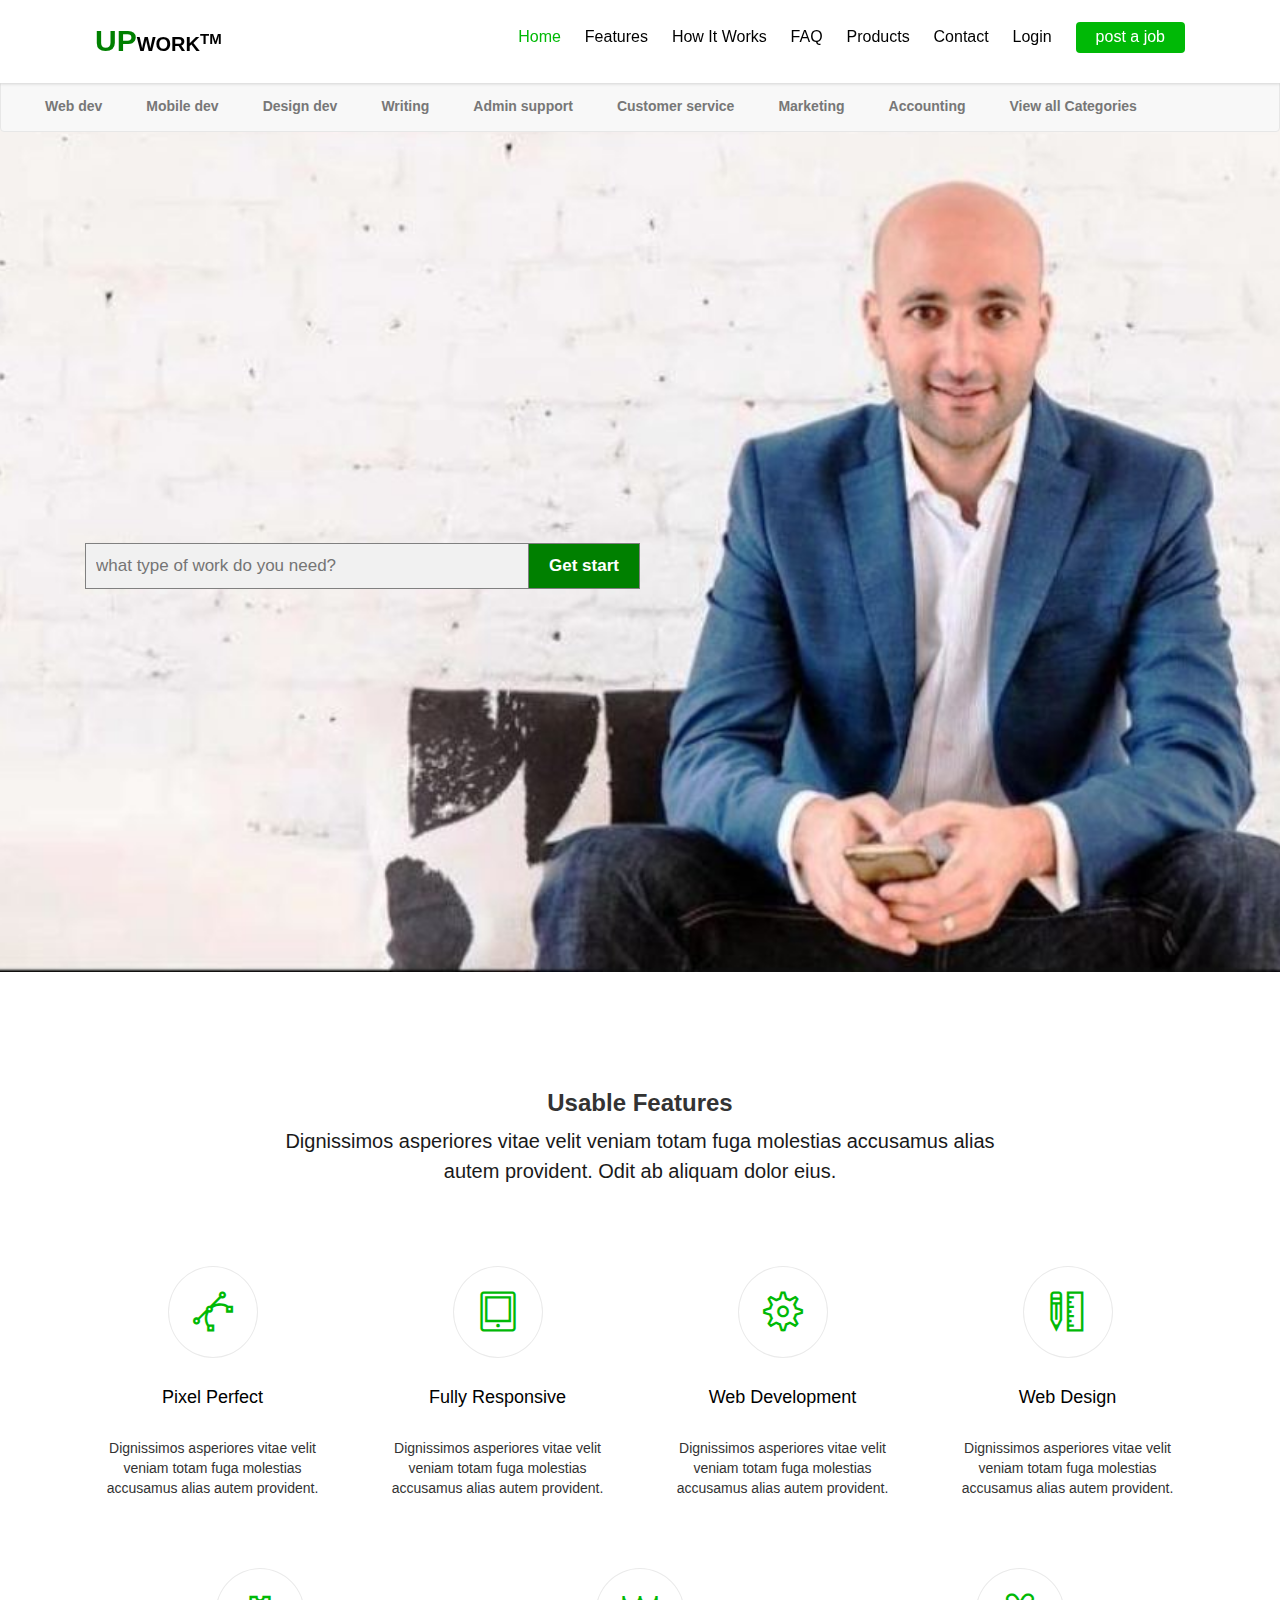
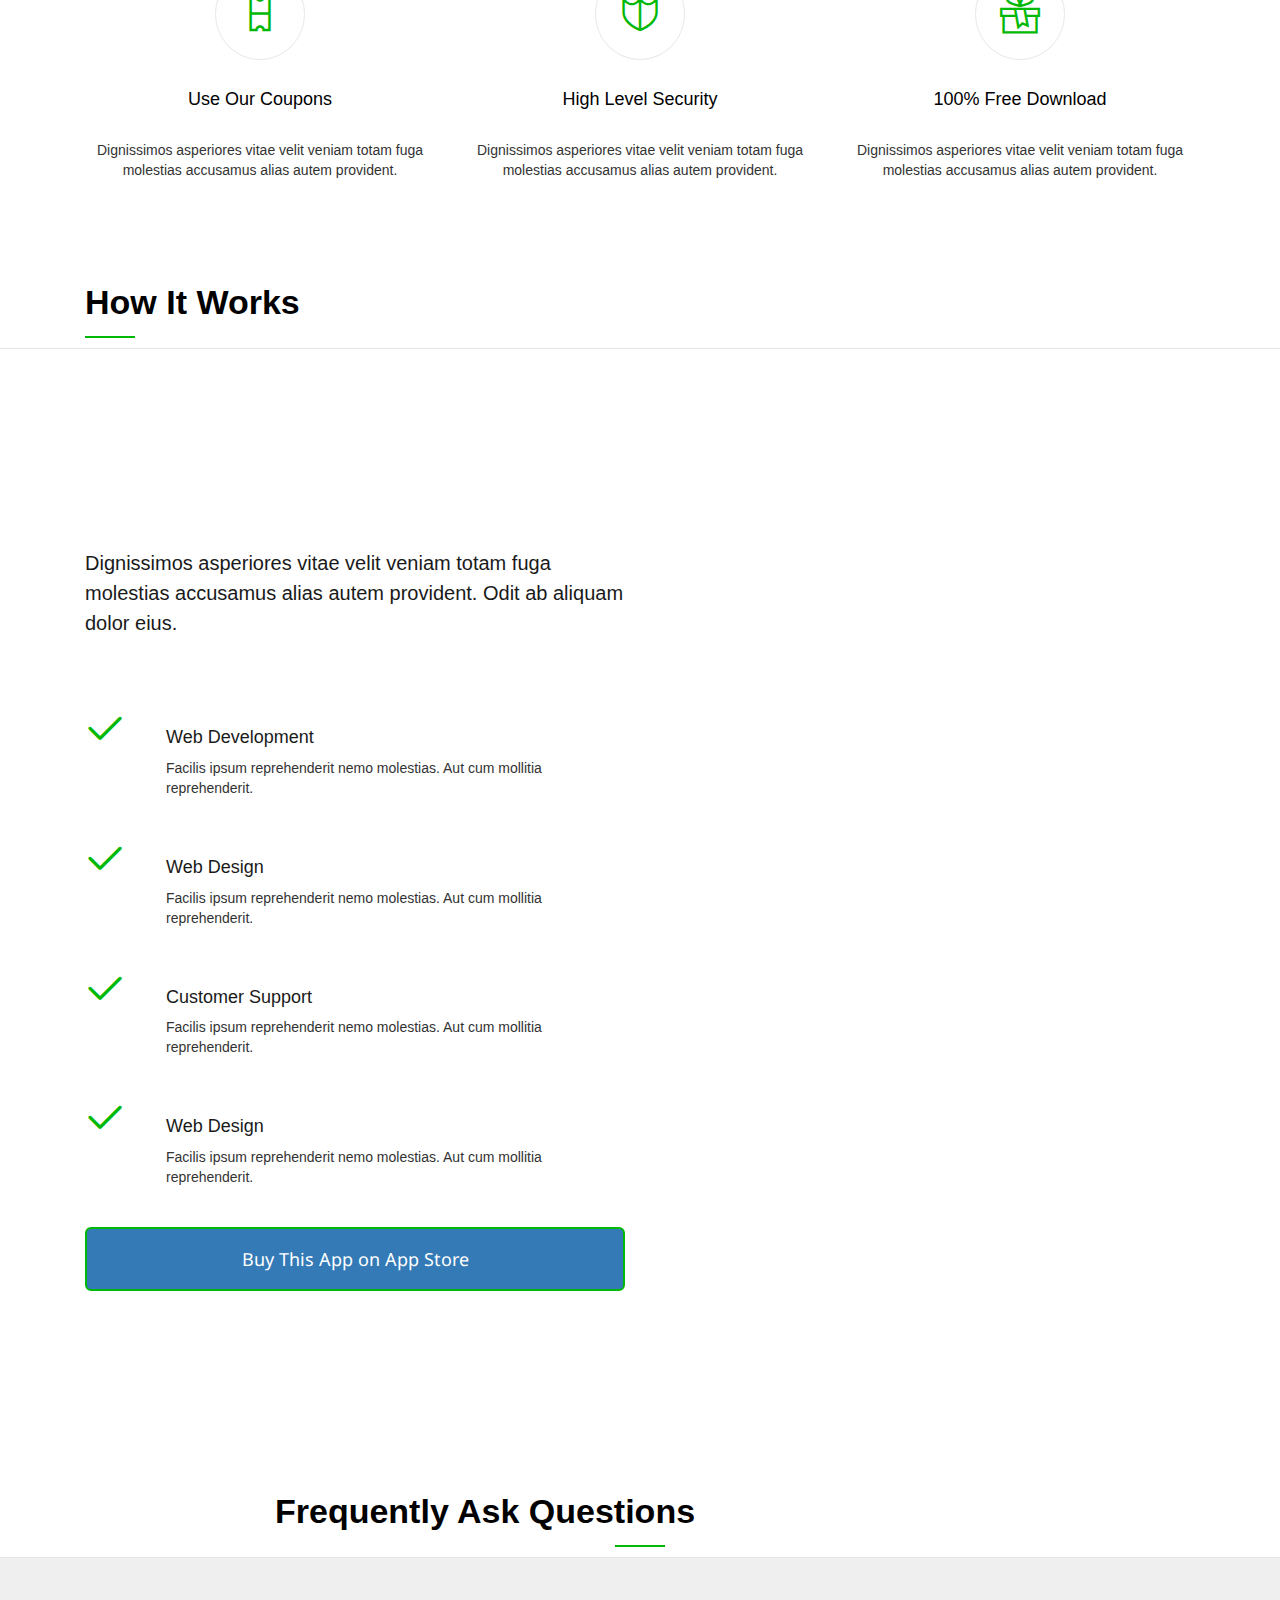
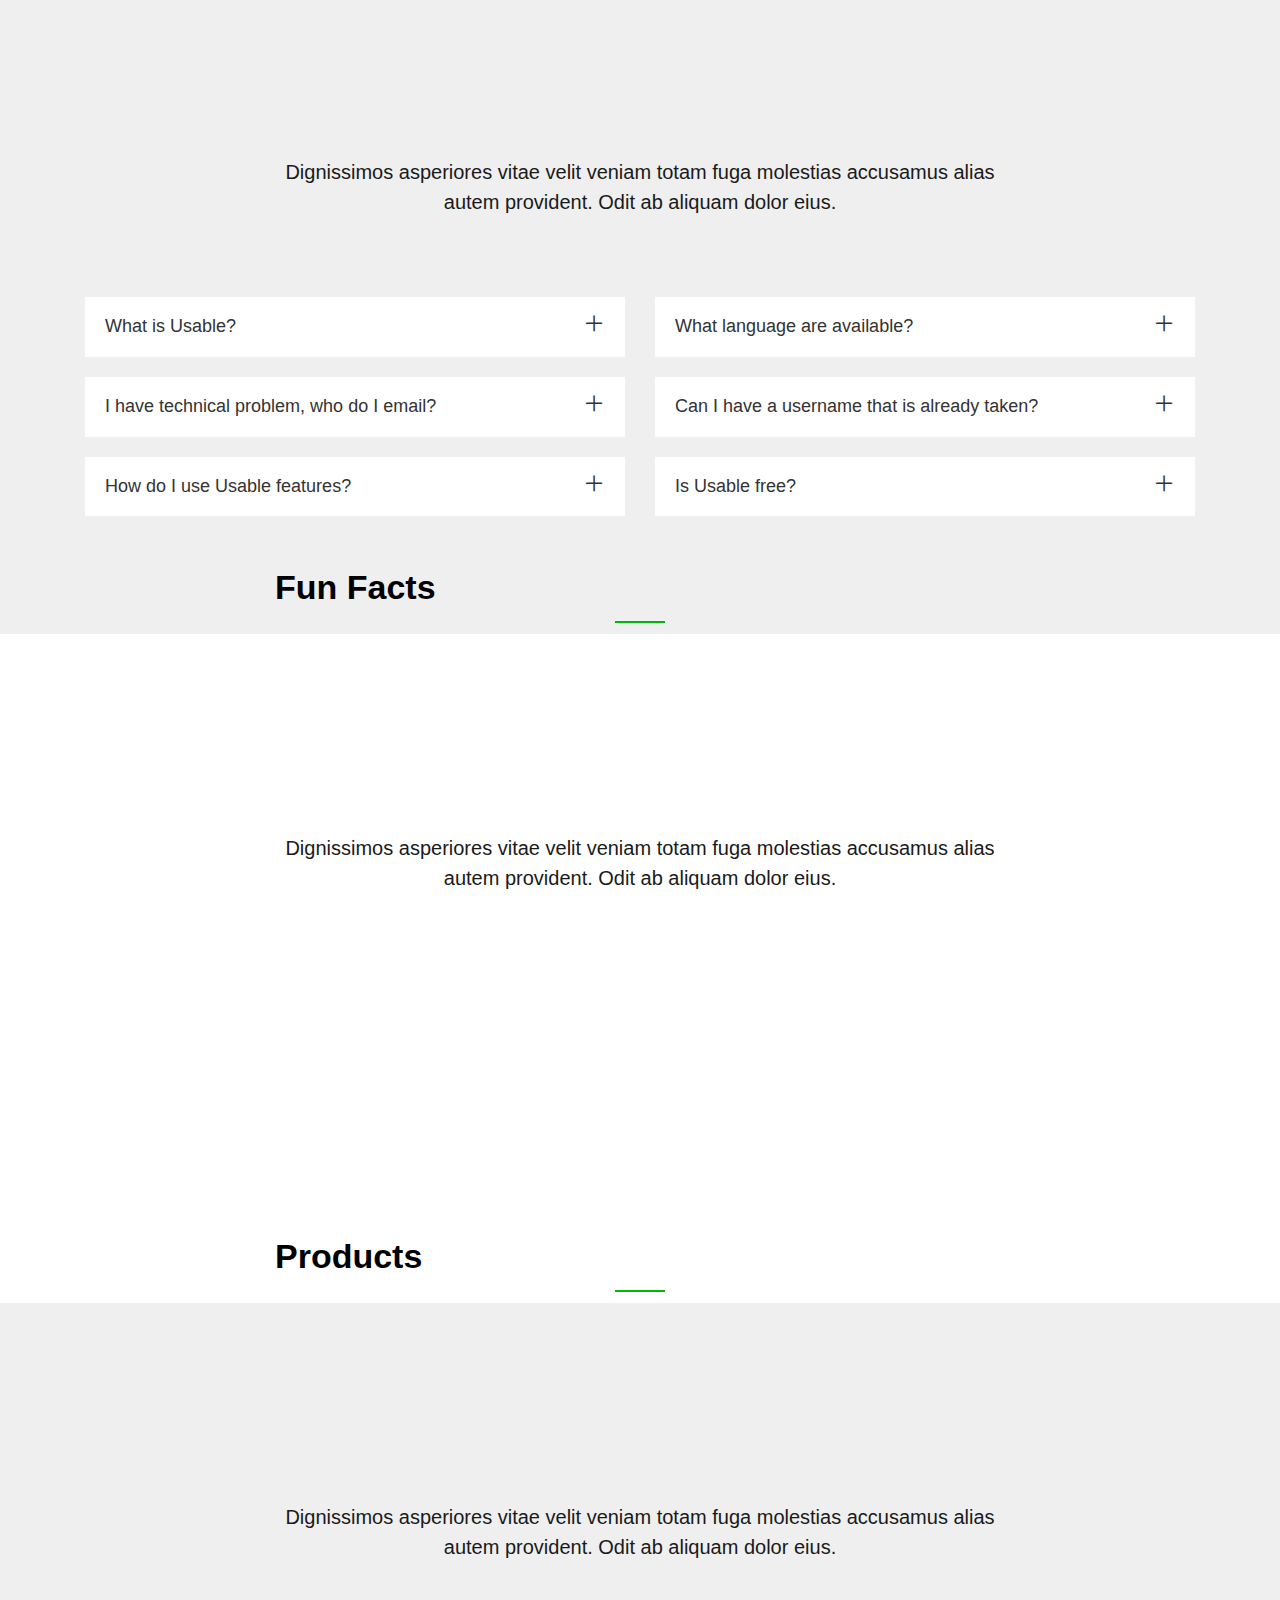
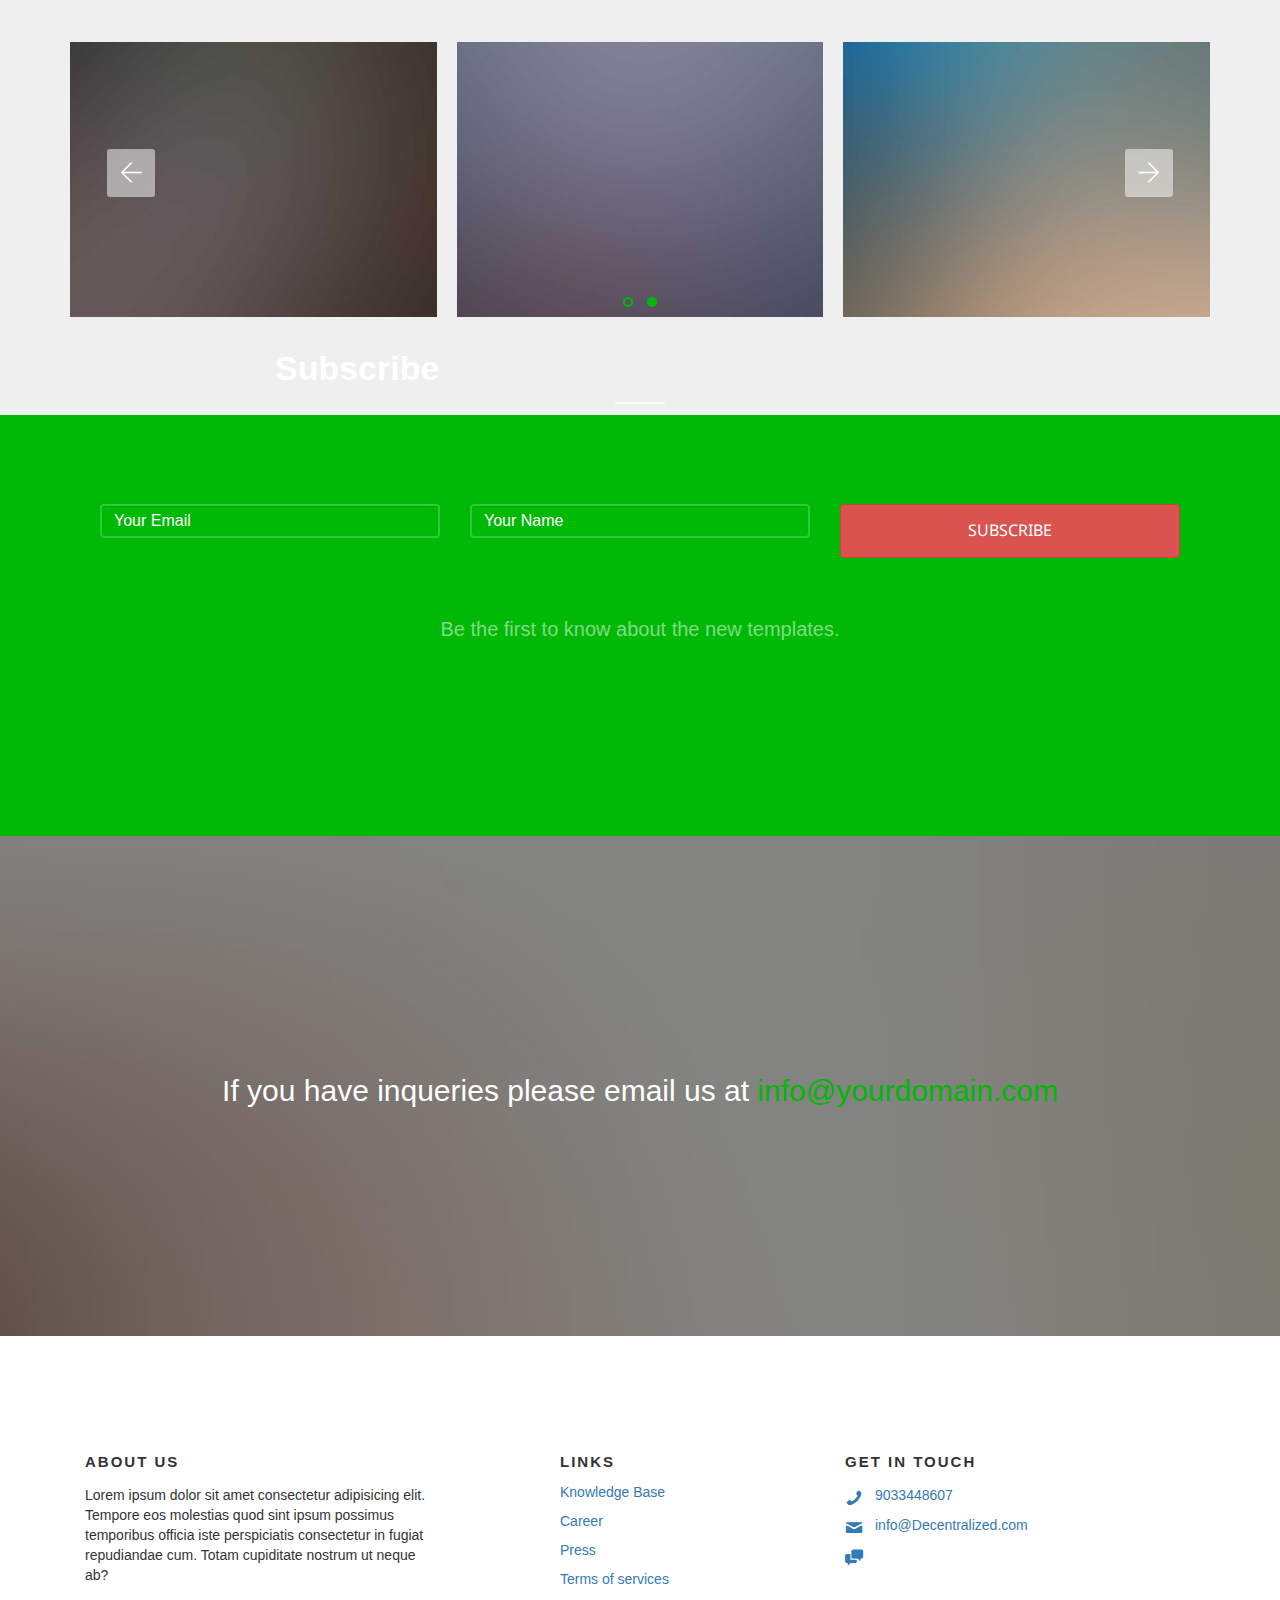
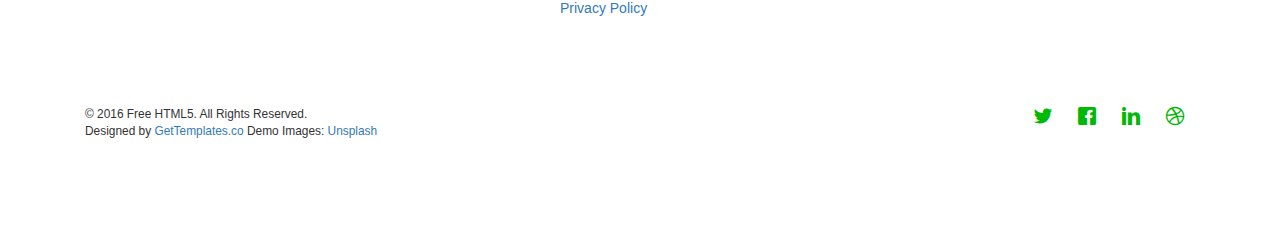
<file: index.html>
﻿<!DOCTYPE HTML>
<!--
	Usable by gettemplates.co
	Twitter: http://twitter.com/gettemplateco
	URL: http://gettemplates.co
-->
<html>
	<head>
	<style>
	h1
	   {
	      text-align: left;
		  position:relative;
		  bottom: 200px;
		  
	   }
	h2
	   {
	      text-align: left;
	      position:relative;
		  bottom: 190px;
		  
	   }
	 form
	 {
	 	      position:relative;
		      bottom: 180px;
	 }
	   body {
    font-family: Arial;
}

* {
    box-sizing: border-box;
}

form.example input[type=text] {
    padding: 10px;
    font-size: 17px;
    border: 1px solid grey;
    float: left;
    width: 40%;
    background: #f1f1f1;
}

form.example button {
    float: left;
    width: 10%;
    padding: 10px;
    background: green;
    color: white;
    font-size: 17px;
    border: 1px solid grey;
    border-left: none;
    cursor: pointer;
}

form.example button:hover {
    background: #0b7dda;
}

form.example::after {
    content: "";
    clear: both;
    display: table;
}
	 </style>  
	<meta charset="utf-8">
	<meta http-equiv="X-UA-Compatible" content="IE=edge">
	<title>Usable</title>
	<meta name="viewport" content="width=device-width, initial-scale=1">
	<meta name="description" content="Free HTML5 Website Template by gettemplates.co" />
	<meta name="keywords" content="free website templates, free html5, free template, free bootstrap, free website template, html5, css3, mobile first, responsive" />
	<meta name="author" content="gettemplates.co" />

  	<!-- Facebook and Twitter integration -->
	<meta property="og:title" content=""/>
	<meta property="og:image" content=""/>
	<meta property="og:url" content=""/>
	<meta property="og:site_name" content=""/>
	<meta property="og:description" content=""/>
	<meta name="twitter:title" content="" />
	<meta name="twitter:image" content="" />
	<meta name="twitter:url" content="" />
	<meta name="twitter:card" content="" />

	<link href="https://fonts.googleapis.com/css?family=Droid+Sans" rel="stylesheet">
	
	<!-- Animate.css -->
	<link rel="stylesheet" href="css/animate.css">
	<!-- Icomoon Icon Fonts-->
	<link rel="stylesheet" href="css/icomoon.css">
	<!-- Themify Icons-->
	<link rel="stylesheet" href="css/themify-icons.css">
	<!-- Bootstrap  -->
	<link rel="stylesheet" href="css/bootstrap.css">

	<!-- Magnific Popup -->
	<link rel="stylesheet" href="css/magnific-popup.css">

	<!-- Owl Carousel  -->
	<link rel="stylesheet" href="css/owl.carousel.min.css">
	<link rel="stylesheet" href="css/owl.theme.default.min.css">

	<!-- Theme style  -->
	<link rel="stylesheet" href="css/style.css">

	<!-- Modernizr JS -->
	<script src="js/modernizr-2.6.2.min.js"></script>
	<!-- FOR IE9 below -->
	<!--[if lt IE 9]>
	<script src="js/respond.min.js"></script>
	<![endif]-->
	 <meta charset="utf-8">
  <meta name="viewport" content="width=device-width, initial-scale=1">
  <link rel="stylesheet" href="https://maxcdn.bootstrapcdn.com/bootstrap/3.3.7/css/bootstrap.min.css">
  <script src="https://ajax.googleapis.com/ajax/libs/jquery/3.3.1/jquery.min.js" ></script>
  <script src="https://maxcdn.bootstrapcdn.com/bootstrap/3.3.7/js/bootstrap.min.js"></script>
 
 <!--nav-section-->
  <meta name="viewport" content="width=device-width, initial-scale=1">
  <link rel="stylesheet" href="https://maxcdn.bootstrapcdn.com/bootstrap/3.3.7/css/bootstrap.min.css"> 
	</head>
	<body>
		
	<div class="gtco-loader"></div>
	
	<div id="page">
	<nav class="gtco-nav" role="navigation">
		<div class="gtco-container">
			<div class="row">
				<div class="col-sm-2 col-xs-12">
					<div id="gtco-logo"><a href="index.html"; style="center: left"><b style="color: green; font-size: 1.5em;">UP</b><b>WORK</b><sup>TM</sup></a></div>
				</div>
				
				<div class="col-xs-10 text-right menu-1 main-nav">
					<ul>
						<li class="active">
<a href="#" data-nav-section="home">Home</a>
</li>
	
<li><a href="#" data-nav-section="features">Features</a></li>
						
			<li><a href="#" data-nav-section="how-it-works">How It Works</a></li>
						<li><a href="#" data-nav-section="faq">FAQ</a></li>
						<li><a href="#" data-nav-section="products">Products</a></li>
						<li><a href="#" data-nav-section="contact">Contact</a></li>
						<li><a href="login_b.html" class="external" title="You will be navigated to the external pages">Login</a></li>
						<li class="btn-cta"><a href="http://gettemplates.co" class="external" title="You will be navigated to the external pages"><span>post a job</span></a></li>
					</ul>
				</div>
				
			</div>
			
		</div>
	</nav>
	
	<nav class="navbar navbar-default">
  <div class="container-fluid">
    <div class="navbar-header">
      <a class="navbar-brand" href="#">WebSiteName</a>
    </div>
    <ul style="z-index:100" class="nav navbar-nav">
      <li class="active"><a href="#">Home</a></li>
      <li><a href="#">Page 1</a></li>
     
 <li><a href="#">Page 2</a></li>
      <li><a href="#">Page 3</a></li>
    </ul>
  </div>
</nav>
	

	<div id="gtco-header" data-section="home" class="gtco-cover header-fixed" role="banner" style="background-image:url(images/Capture.JPG);">
	  <nav style="position:relative; bottom: 35px;"  class="navbar navbar-default">
      <div class="container-fluid">
      <div class="navbar-header">
      <ul class="nav navbar-nav">
	  <li><a href="web-dev.html" style="margin-left:1em"><b>Web dev</b></a></li>
      <li><a href="Mobile-dev.html" style="margin-left:1em"><b>Mobile dev</b></a></li>
      <li><a href="design.html" style="margin-left:1em"><b>Design dev</b></a></li>
      <li><a href="Writing_dev.html" style="margin-left:1em"><b>Writing</b></a></li>
      <li><a href="Admin.html" style="margin-left:1em"><b>Admin support</b></a></li>
	  <li><a href="Customer.html" style="margin-left:1em"><b>Customer service</b></a></li>
	  <li><a href="Marketing.html" style="margin-left:1em"><b>Marketing</a></b></li>
	  <li><a href="Account.html" style="margin-left:1em"><b>Accounting</a></b></li>
	  <li><a href="Categories.html" style="margin-left:1em"><b>View all Categories</b></a></li>
    </ul>
  </div>
</nav>
		<div class="gtco-container">
			<div class="row">
				<div class="col-md-12 col-md-offset-0 text-center">
					<div class="display-t">
						<div class="display-tc">
							<h1 class="animate-box" data-animate-effect="fadeIn"><b style="font-size:1em; color: black;"><br>Get it done with a</br> freelancer</b></h1>
							<h2 class="animate-box" data-animate-effect="fadeIn"><b style="color: black;">Grow your business with the top freelancing website</b></h2>
							<form class="example" action="/action_page.php">
                            <input type="text" placeholder="what type of work do you need?" name="search">
                            <button type="submit"><b>Get start</b></button>
                            </form>
							<p class="animate-box" data-animate-effect="fadeIn"><a href="login_b.html" class="btn btn-primary btn-lg">Sign Up for Free</a></p>
							<p class="gtco-video-link animate-box" data-animate-effect="fadeIn"><a href="videos.mp4" class="popup-vimeo"><i class="icon-controller-play"></i> Watch the Video</a></p>
						</div>
					</div>
				</div>
			</div>
		</div>
	</div>

	
	<div id="gtco-features" class="border-bottom" data-section="features">
		<div class="gtco-container">
			<div class="row">
				<div class="col-md-8 col-md-offset-2 text-center gtco-heading">
					<h3><b>Usable Features</b></h3>
					<p>Dignissimos asperiores vitae velit veniam totam fuga molestias accusamus alias autem provident. Odit ab aliquam dolor eius.</p>
				</div>
			</div>
			<div class="row">
				<div class="col-md-3 col-sm-6">
					<div class="feature-center">
						<span class="icon">
							<i class="ti-vector"></i>
						</span>
						<h3>Pixel Perfect</h3>
						<p>Dignissimos asperiores vitae velit veniam totam fuga molestias accusamus alias autem provident. </p>
					</div>
				</div>
				<div class="col-md-3 col-sm-6">
					<div class="feature-center">
						<span class="icon">
							<i class="ti-tablet"></i>
						</span>
						<h3>Fully Responsive</h3>
						<p>Dignissimos asperiores vitae velit veniam totam fuga molestias accusamus alias autem provident. </p>
					</div>
				</div>
				<div class="col-md-3 col-sm-6">
					<div class="feature-center">
						<span class="icon">
							<i class="ti-settings"></i>
						</span>
						<h3>Web Development</h3>
						<p>Dignissimos asperiores vitae velit veniam totam fuga molestias accusamus alias autem provident. </p>
					</div>
				</div>
				<div class="col-md-3 col-sm-6">
					<div class="feature-center">
						<span class="icon">
							<i class="ti-ruler-pencil"></i>
						</span>
						<h3>Web Design</h3>
						<p>Dignissimos asperiores vitae velit veniam totam fuga molestias accusamus alias autem provident. </p>
					</div>
				</div>
			</div>
			<div class="row">
				<div class="col-md-4 col-sm-6">
					<div class="feature-center">
						<span class="icon">
							<i class="ti-ticket"></i>
						</span>
						<h3>Use Our Coupons</h3>
						<p>Dignissimos asperiores vitae velit veniam totam fuga molestias accusamus alias autem provident. </p>
					</div>
				</div>
				<div class="col-md-4 col-sm-6">
					<div class="feature-center">
						<span class="icon">
							<i class="ti-shield"></i>
						</span>
						<h3>High Level Security</h3>
						<p>Dignissimos asperiores vitae velit veniam totam fuga molestias accusamus alias autem provident. </p>
					</div>
				</div>
				<div class="col-md-4 col-sm-6">
					<div class="feature-center">
						<span class="icon">
							<i class="ti-gift"></i>
						</span>
						<h3>100% Free Download</h3>
						<p>Dignissimos asperiores vitae velit veniam totam fuga molestias accusamus alias autem provident. </p>
					</div>
				</div>
			</div>
		</div>
	</div>


	<div class="gtco-section border-bottom" id="how-it-works" data-section="how-it-works">
		<div class="gtco-container">
			<div class="row">
				<div class="col-md-6">

					<div class="gtco-heading">
						<h2 class="gtco-left">How It Works</h2>
						<p>Dignissimos asperiores vitae velit veniam totam fuga molestias accusamus alias autem provident. Odit ab aliquam dolor eius.</p>
					</div>

					<div class="row">

						<div class="col-md-12">
							<div class="feature-left">
								<span class="icon">
									<i class="icon-check"></i>
								</span>
								<div class="feature-copy">
									<h3>Web Development</h3>
									<p>Facilis ipsum reprehenderit nemo molestias. Aut cum mollitia reprehenderit.</p>
								</div>
							</div>
						</div>
						<div class="col-md-12">
							<div class="feature-left">
								<span class="icon">
									<i class="icon-check"></i>
								</span>
								<div class="feature-copy">
									<h3>Web Design</h3>
									<p>Facilis ipsum reprehenderit nemo molestias. Aut cum mollitia reprehenderit.</p>
								</div>
							</div>
						</div>
						<div class="col-md-12">
							<div class="feature-left">
								<span class="icon">
									<i class="icon-check"></i>
								</span>
								<div class="feature-copy">
									<h3>Customer Support</h3>
									<p>Facilis ipsum reprehenderit nemo molestias. Aut cum mollitia reprehenderit.</p>
								</div>
							</div>
						</div>
						<div class="col-md-12">
							<div class="feature-left">
								<span class="icon">
									<i class="icon-check"></i>
								</span>
								<div class="feature-copy">
									<h3>Web Design</h3>
									<p>Facilis ipsum reprehenderit nemo molestias. Aut cum mollitia reprehenderit.</p>
								</div>
							</div>
						</div>
					</div>
					<div class="row">
						<div class="col-md-12">
							<p><a href="#" class="btn btn-primary btn-lg btn-block"><i class="icon-apple"></i> Buy This App on App Store</a></p>
						</div>
					</div>
				</div>
				<div class="col-md-6 animate-box" data-animate-effect="fadeInRight">
					<img src="images/iphone.png" alt="Free HTML5 Bootstrap Template" class="img-responsive">
				</div>
			</div>
		</div>
	</div>

	

	<div class="gtco-section" id="gtco-faq" data-section="faq">
		<div class="gtco-container">
			<div class="row">
				<div class="col-md-8 col-md-offset-2 text-center gtco-heading">
					<h2>Frequently Ask Questions</h2>
					<p>Dignissimos asperiores vitae velit veniam totam fuga molestias accusamus alias autem provident. Odit ab aliquam dolor eius.</p>
				</div>
			</div>
			<div class="row">
				<div class="col-md-6">

					<div class="gtco-accordion">
						<div class="gtco-accordion-heading">
							<div class="icon"><i class="icon-cross"></i></div>
							<h3>What is Usable?</h3>
						</div>
						<div class="gtco-accordion-content">
							<div class="inner">
								<p>Far far away, behind the word mountains, far from the countries Vokalia and Consonantia, there live the blind texts. Separated they live in Bookmarksgrove right at the coast of the Semantics, a large language ocean.</p>
							</div>
						</div>
					</div>
					<div class="gtco-accordion">
						<div class="gtco-accordion-heading">
							<div class="icon"><i class="icon-cross"></i></div>
							<h3>I have technical problem, who do I email?</h3>
						</div>
						<div class="gtco-accordion-content">
							<div class="inner">
								<p>Far far away, behind the word mountains, far from the countries Vokalia and Consonantia, there live the blind texts. Separated they live in Bookmarksgrove right at the coast of the Semantics, a large language ocean.</p>
							</div>
						</div>
					</div>
					<div class="gtco-accordion">
						<div class="gtco-accordion-heading">
							<div class="icon"><i class="icon-cross"></i></div>
							<h3>How do I use Usable features?</h3>
						</div>
						<div class="gtco-accordion-content">
							<div class="inner">
								<p>Far far away, behind the word mountains, far from the countries Vokalia and Consonantia, there live the blind texts. Separated they live in Bookmarksgrove right at the coast of the Semantics, a large language ocean.</p>
							</div>
						</div>
					</div>

				</div>
				<div class="col-md-6">

					<div class="gtco-accordion">
						<div class="gtco-accordion-heading">
							<div class="icon"><i class="icon-cross"></i></div>
							<h3>What language are available?</h3>
						</div>
						<div class="gtco-accordion-content">
							<div class="inner">
								<p>Far far away, behind the word mountains, far from the countries Vokalia and Consonantia, there live the blind texts. Separated they live in Bookmarksgrove right at the coast of the Semantics, a large language ocean.</p>
							</div>
						</div>
					</div>
					<div class="gtco-accordion">
						<div class="gtco-accordion-heading">
							<div class="icon"><i class="icon-cross"></i></div>
							<h3>Can I have a username that is already taken?</h3>
						</div>
						<div class="gtco-accordion-content">
							<div class="inner">
								<p>Far far away, behind the word mountains, far from the countries Vokalia and Consonantia, there live the blind texts. Separated they live in Bookmarksgrove right at the coast of the Semantics, a large language ocean.</p>
							</div>
						</div>
					</div>
					<div class="gtco-accordion">
						<div class="gtco-accordion-heading">
							<div class="icon"><i class="icon-cross"></i></div>
							<h3>Is Usable free?</h3>
						</div>
						<div class="gtco-accordion-content">
							<div class="inner">
								<p>Far far away, behind the word mountains, far from the countries Vokalia and Consonantia, there live the blind texts. Separated they live in Bookmarksgrove right at the coast of the Semantics, a large language ocean.</p>
							</div>
						</div>
					</div>

				</div>
			</div>
		</div>
	</div>


	<div id="gtco-counter" class="gtco-section">
		<div class="gtco-container">

			<div class="row">
				<div class="col-md-8 col-md-offset-2 text-center gtco-heading">
					<h2>Fun Facts</h2>
					<p>Dignissimos asperiores vitae velit veniam totam fuga molestias accusamus alias autem provident. Odit ab aliquam dolor eius.</p>
				</div>
			</div>

			<div class="row">
				
				<div class="col-md-3 col-sm-6 animate-box" data-animate-effect="fadeInLeft">
					<div class="feature-center">
						<span class="icon">
							<i class="ti-download"></i>
						</span>
						<span class="counter js-counter" data-from="0" data-to="2122070" data-speed="5000" data-refresh-interval="50">1</span>
						<span class="counter-label">Downloads</span>

					</div>
				</div>
				<div class="col-md-3 col-sm-6 animate-box" data-animate-effect="fadeInLeft">
					<div class="feature-center">
						<span class="icon">
							<i class="ti-face-smile"></i>
						</span>
						<span class="counter js-counter" data-from="0" data-to="402002" data-speed="5000" data-refresh-interval="50">1</span>
						<span class="counter-label">Happy Clients</span>
					</div>
				</div>
				<div class="col-md-3 col-sm-6 animate-box" data-animate-effect="fadeInLeft">
					<div class="feature-center">
						<span class="icon">
							<i class="ti-briefcase"></i>
						</span>
						<span class="counter js-counter" data-from="0" data-to="402" data-speed="5000" data-refresh-interval="50">1</span>
						<span class="counter-label">Projects Done</span>
					</div>
				</div>
				<div class="col-md-3 col-sm-6 animate-box" data-animate-effect="fadeInLeft">
					<div class="feature-center">
						<span class="icon">
							<i class="ti-time"></i>
						</span>
						<span class="counter js-counter" data-from="0" data-to="212023" data-speed="5000" data-refresh-interval="50">1</span>
						<span class="counter-label">Hours Spent</span>

					</div>
				</div>
					
			</div>
		</div>
	</div>

	<div id="gtco-products" data-section="products">
		<div class="gtco-container">
			<div class="row">
				<div class="col-md-8 col-md-offset-2 text-center gtco-heading">
					<h2>Products</h2>
					<p>Dignissimos asperiores vitae velit veniam totam fuga molestias accusamus alias autem provident. Odit ab aliquam dolor eius.</p>
				</div>
			</div>
			<div class="row">
				<div class="owl-carousel owl-carousel-carousel">
					<div class="item">
						<img src="images/img_1.jpg" alt="Free HTML5 Bootstrap Template by GetTemplates.co">
					</div>
					<div class="item">
						<img src="images/img_2.jpg" alt="Free HTML5 Bootstrap Template by GetTemplates.co">
					</div>
					<div class="item">
						<img src="images/img_3.jpg" alt="Free HTML5 Bootstrap Template by GetTemplates.co">
					</div>
					<div class="item">
						<img src="images/img_4.jpg" alt="Free HTML5 Bootstrap Template by GetTemplates.co">
					</div>
				</div>
			</div>
		</div>
	</div>

	

	<div id="gtco-subscribe">
		<div class="gtco-container">
			<div class="row">
				<div class="col-md-8 col-md-offset-2 text-center gtco-heading">
					<h2>Subscribe</h2>
					<p>Be the first to know about the new templates.</p>
				</div>
			</div>
			<div class="row">
				<div class="col-md-12">
					<form class="form-inline">
						<div class="col-md-4 col-sm-4">
							<div class="form-group">
								<label for="email" class="sr-only">Email</label>
								<input type="email" class="form-control" id="email" placeholder="Your Email">
							</div>
						</div>
						<div class="col-md-4 col-sm-4">
							<div class="form-group">
								<label for="name" class="sr-only">Name</label>
								<input type="text" class="form-control" id="name" placeholder="Your Name">
							</div>
						</div>
						<div class="col-md-4 col-sm-4">
							<button type="submit" class="btn btn-danger btn-block">Subscribe</button>
						</div>
					</form>
				</div>
			</div>
		</div>
	</div>
	
	<div id="gtco-contact" data-section="contact" class="gtco-cover gtco-cover-xs" style="background-image:url(images/img_bg_2.jpg);">
		<div class="overlay"></div>
		<div class="gtco-container">
			<div class="row text-center">
				<div class="display-t">
					<div class="display-tc">
						<div class="col-md-12">
							<h3>If you have inqueries please email us at <a href="#">info@yourdomain.com</a></h3>
						</div>
					</div>
				</div>
			</div>
		</div>
	</div>
	

	<footer id="gtco-footer" role="contentinfo">
		<div class="gtco-container">
			<div class="row row-pb-md">

				<div class="col-md-4">
					<div class="gtco-widget">
						<h3>About Us</h3>
						<p>Lorem ipsum dolor sit amet consectetur adipisicing elit. Tempore eos molestias quod sint ipsum possimus temporibus officia iste perspiciatis consectetur in fugiat repudiandae cum. Totam cupiditate nostrum ut neque ab?</p>
					</div>
				</div>

				<div class="col-md-4 col-md-push-1">
					<div class="gtco-widget">
						<h3>Links</h3>
						<ul class="gtco-footer-links">
							<li><a href="#">Knowledge Base</a></li>
							<li><a href="#">Career</a></li>
							<li><a href="#">Press</a></li>
							<li><a href="#">Terms of services</a></li>
							<li><a href="#">Privacy Policy</a></li>
						</ul>
					</div>
				</div>

				<div class="col-md-4">
					<div class="gtco-widget">
						<h3>Get In Touch</h3>
						<ul class="gtco-quick-contact">
							<li><a href="#"><i class="icon-phone"></i>9033448607</a></li>
							<li><a href="#"><i class="icon-mail2"></i> info@Decentralized.com</a></li>
							<li><a href="#"><i class="icon-chat"></i></a></li>
						</ul>
					</div>
				</div>

			</div>

			<div class="row copyright">
				<div class="col-md-12">
					<p class="pull-left">
						<small class="block">&copy; 2016 Free HTML5. All Rights Reserved.</small> 
						<small class="block">Designed by <a href="http://gettemplates.co/" target="_blank">GetTemplates.co</a> Demo Images: <a href="http://unsplash.co/" target="_blank">Unsplash</a></small>
					</p>
					<p class="pull-right">
						<ul class="gtco-social-icons pull-right">
							<li><a href="#"><i class="icon-twitter"></i></a></li>
							<li><a href="#"><i class="icon-facebook"></i></a></li>
							<li><a href="#"><i class="icon-linkedin"></i></a></li>
							<li><a href="#"><i class="icon-dribbble"></i></a></li>
						</ul>
					</p>
				</div>
			</div>

		</div>
	</footer>
	</div>

	<div class="gototop js-top">
		<a href="#" class="js-gotop"><i class="icon-arrow-up"></i></a>
	</div>
	
	<!-- jQuery -->
	<script src="js/jquery.min.js"></script>
	<!-- jQuery Easing -->
	<script src="js/jquery.easing.1.3.js"></script>
	<!-- Bootstrap -->
	<script src="js/bootstrap.min.js"></script>
	<!-- Waypoints -->
	<script src="js/jquery.waypoints.min.js"></script>
	<!-- Carousel -->
	<script src="js/owl.carousel.min.js"></script>
	<!-- countTo -->
	<script src="js/jquery.countTo.js"></script>
	<!-- Magnific Popup -->
	<script src="js/jquery.magnific-popup.min.js"></script>
	<script src="js/magnific-popup-options.js"></script>
	<!-- Main -->
	<script src="js/main.js"></script>

	</body>
</html>
</file>
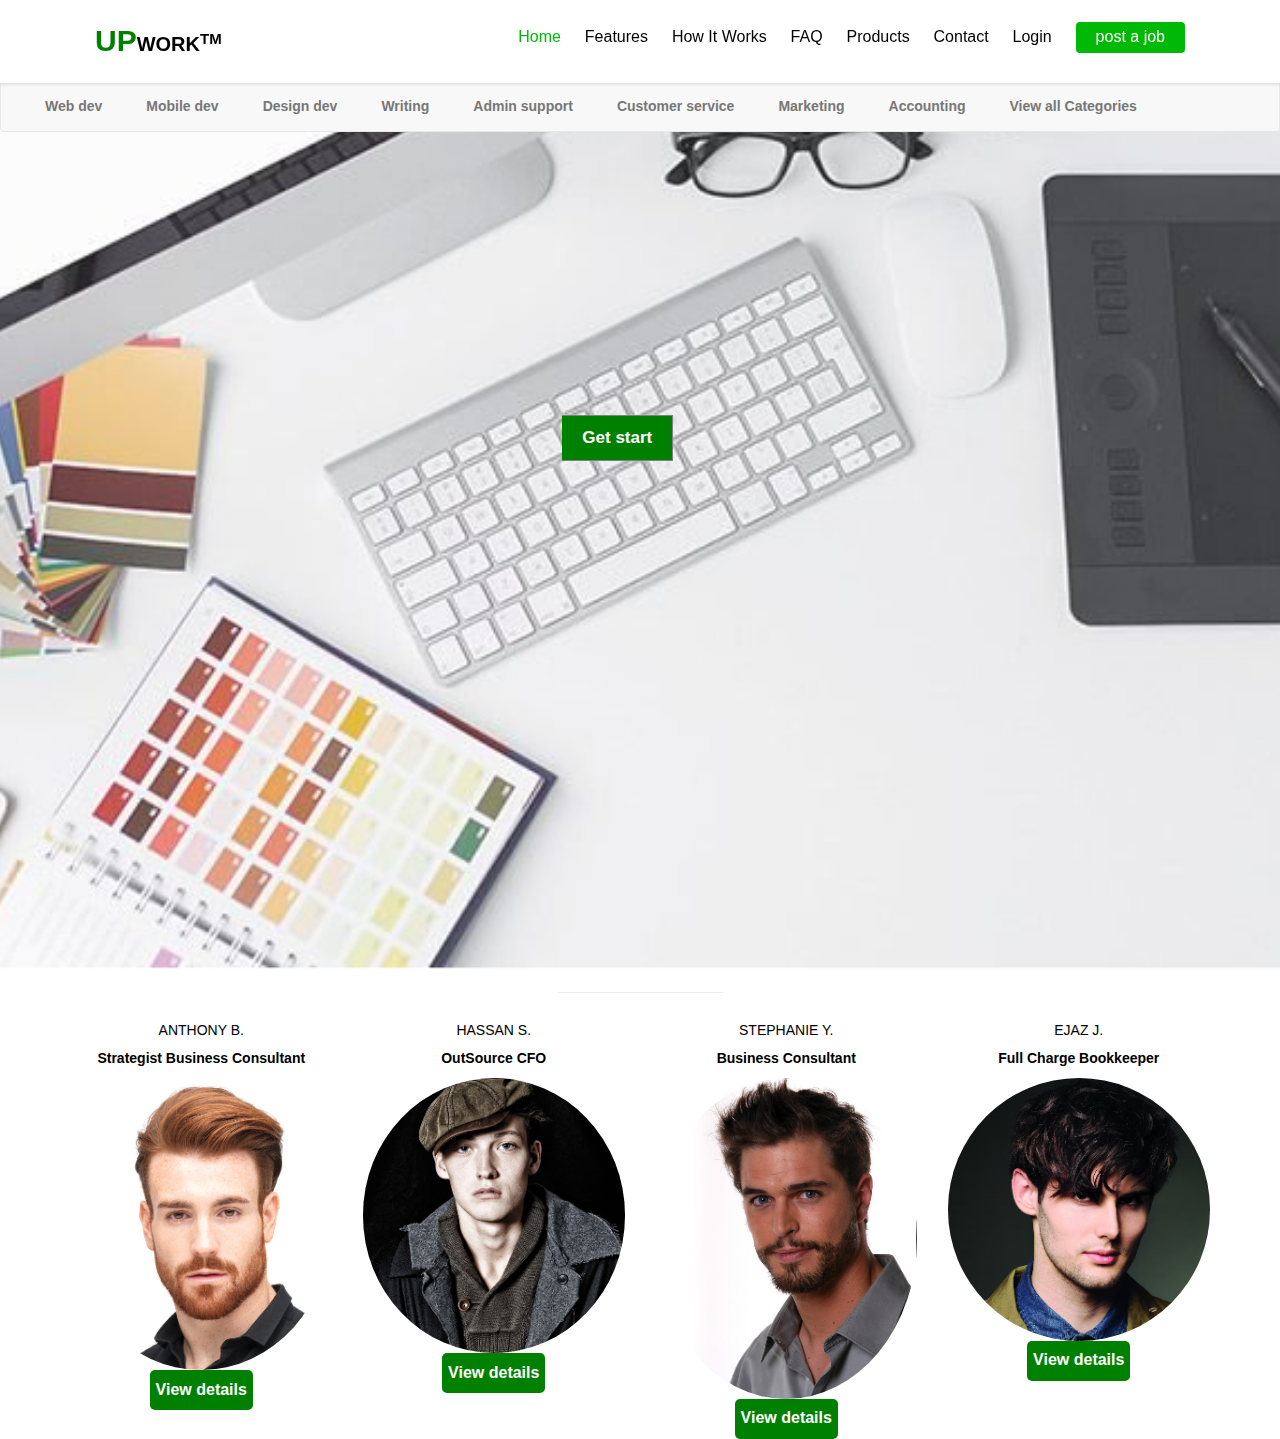
<file: Account.html>
<!DOCTYPE HTML>
<!--
    Usable by gettemplates.co
    Twitter: http://twitter.com/gettemplateco
    URL: http://gettemplates.co
-->
<html>
<head>

    <style>
        h1 {
            text-align: left;
            position: relative;
            bottom: 200px;
        }

        h2 {
            text-align: left;
            position: relative;
            bottom: 190px;
        }

        form {
            position: relative;
            bottom: 180px;
        }

        body {
            font-family: Arial;
        }

        * {
            box-sizing: border-box;
        }

        form.example input[type=text] {
            padding: 10px;
            font-size: 17px;
            border: 1px solid grey;
            float: left;
            width: 40%;
            background: #f1f1f1;
        }

        form.example button {
            float: left;
            width: 10%;
            padding: 10px;
            background: green;
            color: white;
            font-size: 17px;
            border: 1px solid grey;
            border-left: none;
            cursor: pointer;
        }

            form.example button:hover {
                background: #0b7dda;
            }

        form.example::after {
            content: "";
            clear: both;
            display: table;
        }

        .Viewdetails {
            box-sizing: border-box;
        }

            .Viewdetails input[type="submit"] {
                border: none;
                outline: none;
                height: 40px;
                color: #fff;
                font-size: 16px;
                background: green;
                cursor: pointer;
                border-radius: 5px;
            }

                .Viewdetails input[type="submit"]:hover {
                    background: #efed40;
                    color: #262626;
                }

            .Viewdetails a {
                color: #fff;
                font-size: 14px;
                font-weight: bold;
                text-decoration: none;
            }
    </style>
    <meta charset="utf-8">
    <meta http-equiv="X-UA-Compatible" content="IE=edge">
    <title>Usable &mdash; Free Website Template, Free HTML5 Template by gettemplates.co</title>
    <meta name="viewport" content="width=device-width, initial-scale=1">
    <meta name="description" content="Free HTML5 Website Template by gettemplates.co" />
    <meta name="keywords" content="free website templates, free html5, free template, free bootstrap, free website template, html5, css3, mobile first, responsive" />
    <meta name="author" content="gettemplates.co" />
    <!-- Facebook and Twitter integration -->
    <meta property="og:title" content="" />
    <meta property="og:image" content="" />
    <meta property="og:url" content="" />
    <meta property="og:site_name" content="" />
    <meta property="og:description" content="" />
    <meta name="twitter:title" content="" />
    <meta name="twitter:image" content="" />
    <meta name="twitter:url" content="" />
    <meta name="twitter:card" content="" />
    <link href="https://fonts.googleapis.com/css?family=Droid+Sans" rel="stylesheet">


    <!-- Animate.css -->
    <link rel="stylesheet" href="css/animate.css">
    <!-- Icomoon Icon Fonts-->
    <link rel="stylesheet" href="css/icomoon.css">
    <!-- Themify Icons-->
    <link rel="stylesheet" href="css/themify-icons.css">
    <!-- Bootstrap  -->
    <link rel="stylesheet" href="css/bootstrap.css">
    <!-- Magnific Popup -->
    <link rel="stylesheet" href="css/magnific-popup.css">
    <!-- Owl Carousel  -->
    <link rel="stylesheet" href="css/owl.carousel.min.css">
    <link rel="stylesheet" href="css/owl.theme.default.min.css">
    <!-- Theme style  -->
    <link rel="stylesheet" href="css/style.css">
    <!-- Modernizr JS -->
    <script src="js/modernizr-2.6.2.min.js"></script>
    <!-- FOR IE9 below -->
    <!--[if lt IE 9]>
    <script src="js/respond.min.js"></script>
    <![endif]-->
    <meta charset="utf-8">
    <meta name="viewport" content="width=device-width, initial-scale=1">
    <link rel="stylesheet" href="https://maxcdn.bootstrapcdn.com/bootstrap/3.3.7/css/bootstrap.min.css">
    <script src="https://ajax.googleapis.com/ajax/libs/jquery/3.3.1/jquery.min.js"></script>
    <script src="https://maxcdn.bootstrapcdn.com/bootstrap/3.3.7/js/bootstrap.min.js"></script>

    <!--nav-section-->
    <meta name="viewport" content="width=device-width, initial-scale=1">
    <link rel="stylesheet" href="https://maxcdn.bootstrapcdn.com/bootstrap/3.3.7/css/bootstrap.min.css">
</head>
<body>

    <div class="gtco-loader"></div>

    <div id="page">
        <nav class="gtco-nav" role="navigation">
            <div class="gtco-container">
                <div class="row">
                    <div class="col-sm-2 col-xs-12">
                        <div id="gtco-logo"><a href="index.html" ; style="center: left"><b style="color: green; font-size: 1.5em;">UP</b><b>WORK</b><sup>TM</sup></a></div>
                    </div>

                    <div class="col-xs-10 text-right menu-1 main-nav">
                        <ul>
                            <li class="active">
                                <a href="#" data-nav-section="home">Home</a>
                            </li>

                            <li><a href="#" data-nav-section="features">Features</a></li>

                            <li><a href="#" data-nav-section="how-it-works">How It Works</a></li>
                            <li><a href="#" data-nav-section="faq">FAQ</a></li>
                            <li><a href="#" data-nav-section="products">Products</a></li>
                            <li><a href="#" data-nav-section="contact">Contact</a></li>
                            <li><a href="login_b.html" class="external" title="You will be navigated to the external pages">Login</a></li>
                            <li class="btn-cta"><a href="http://gettemplates.co" class="external" title="You will be navigated to the external pages"><span>post a job</span></a></li>
                        </ul>
                    </div>

                </div>

            </div>
        </nav>

        <nav class="navbar navbar-default">
            <div class="container-fluid">
                <div class="navbar-header">
                    <a class="navbar-brand" href="#">WebSiteName</a>
                </div>
                <ul style="z-index:100" class="nav navbar-nav">
                    <li class="active"><a href="#">Home</a></li>
                    <li><a href="#">Page 1</a></li>

                    <li><a href="#">Page 2</a></li>
                    <li><a href="#">Page 3</a></li>
                </ul>
            </div>
        </nav>

        <div id="gtco-header" data-section="home" class="gtco-cover header-fixed" role="banner" style=" background-image:url(images/pg.PNG); ">
        <nav style="position:relative; bottom: 35px;" class="navbar navbar-default">
            <div class="container-fluid">
                <div class="navbar-header">
                    <ul class="nav navbar-nav">
                        <li><a href="web-dev.html" style="margin-left:1em"><b>Web dev</b></a></li>
                        <li><a href="Mobile-dev.html" style="margin-left:1em"><b>Mobile dev</b></a></li>
                        <li><a href="design.html" style="margin-left:1em"><b>Design dev</b></a></li>
                        <li><a href="Writing_dev.html" style="margin-left:1em"><b>Writing</b></a></li>
                        <li><a href="Admin.html" style="margin-left:1em"><b>Admin support</b></a></li>
                        <li><a href="Customer.html" style="margin-left:1em"><b>Customer service</b></a></li>
                        <li><a href="Marketing.html" style="margin-left:1em"><b>Marketing</a></b></li>
                        <li><a href="#" style="margin-left:1em"><b>Accounting</a></b></li>
                        <li><a href="Categories.html" style="margin-left:1em"><b>View all Categories</b></a></li>
                    </ul>
                </div>
            </div>
        </nav>
        <div class="gtco-container">
            <div class="row">
                <div class="col-md-12 col-md-offset-0 text-center">
                    <div class="display-t">
                        <div class="display-tc">
                            <h1 class="animate-box" data-animate-effect="fadeIn" style="text-align:center"><b style="padding-bottom:100px; font-size:1em; color: black;"><br >Accounting Advisors</h1>
                            <h2 class="animate-box" data-animate-effect="fadeIn"  style="text-align:center"><b style="color: black;">Choose From  a World of CPAs,MBAs And CFAs</b></h2>
                            <form class="example" action="/action_page.php">
                                <button type="submit" style="position:absolute; margin-left:-7%"><b>Get start</b></button>
                                <p class="animate-box" data-animate-effect="fadeIn"><a style="margin-top:250px"; href="login_b.html" class="btn btn-primary btn-lg">Sign Up for Free</a></p>
                            </form>

                        </div>
                    </div>
                </div>
            </div>
        </div>
    </div>

    <section id="about" class="home-section text-center">

        <div class="container">

            <div class="row">
                <div class="col-lg-2 col-lg-offset-5">
                    <hr class="marginbot-50">
                </div>
            </div>
            <div class="row">
                <div class="col-xs-6 col-sm-3 col-md-3">
                    <div class="wow bounceInUp" data-wow-delay="0.2s">
                        <div class="team boxed-grey">
                            <div class="inner">
                                <h5>ANTHONY B.</h5>
                             <p class="subtitle">Strategist Business Consultant</p>
                                <div class="avatar"><img src="images/41.PNG" alt="" class="img-responsive img-circle" /></div>
                            </div>
                        </div>
                    </div>
                    <div class="Viewdetails"><input type="submit" name="" value="View details" onclick="action=''"></div>
                </div>
                <div class="col-xs-6 col-sm-3 col-md-3">
                    <div class="wow bounceInUp" data-wow-delay="0.5s">
                        <div class="team boxed-grey">
                            <div class="inner">
                                <h5>HASSAN S.</h5>
                                <p class="subtitle">OutSource CFO</p>
                                <div class="avatar"><img src="images/42.PNG" alt="" class="img-responsive img-circle" /></div>

                            </div>
                        </div>
                    </div>
                    <div class="Viewdetails"><input type="submit" name="" value="View details" onclick="action=''"></div>
                </div>
                <div class="col-xs-6 col-sm-3 col-md-3">
                    <div class="wow bounceInUp" data-wow-delay="0.8s">
                        <div class="team boxed-grey">
                            <div class="inner">
                                <h5>STEPHANIE  Y.</h5>
                                <p class="subtitle">Business Consultant</p>
                                <div class="avatar"><img src="images/43.PNG" alt="" class="img-responsive img-circle" /></div>

                            </div>
                        </div>
                    </div>
                    <div class="Viewdetails"><input type="submit" name="" value="View details" onclick="action=''"></div>
                </div>
                <div class="col-xs-6 col-sm-3 col-md-3">
                    <div class="wow bounceInUp" data-wow-delay="1s">
                        <div class="team boxed-grey">
                            <div class="inner">
                                <h5>EJAZ J.</h5>
                                <p class="subtitle">Full Charge Bookkeeper</p>
                                <div class="avatar"><img src="images/44.PNG" alt="" class="img-responsive img-circle" /></div>

                            </div>
                        </div>
                    </div>
                    <div class="Viewdetails"><input type="submit" name="" value="View details" onclick="action=''"></div>
                </div>
            </div>
        </div>
    </section>


    <!-- jQuery -->
    <script src="js/jquery.min.js"></script>
    <!-- jQuery Easing -->
    <script src="js/jquery.easing.1.3.js"></script>
    <!-- Bootstrap -->
    <script src="js/bootstrap.min.js"></script>
    <!-- Waypoints -->
    <script src="js/jquery.waypoints.min.js"></script>
    <!-- Carousel -->
    <script src="js/owl.carousel.min.js"></script>
    <!-- countTo -->
    <script src="js/jquery.countTo.js"></script>
    <!-- Magnific Popup -->
    <script src="js/jquery.magnific-popup.min.js"></script>
    <script src="js/magnific-popup-options.js"></script>
    <!-- Main -->
    <script src="js/main.js"></script>
</body>
</html>
</file>
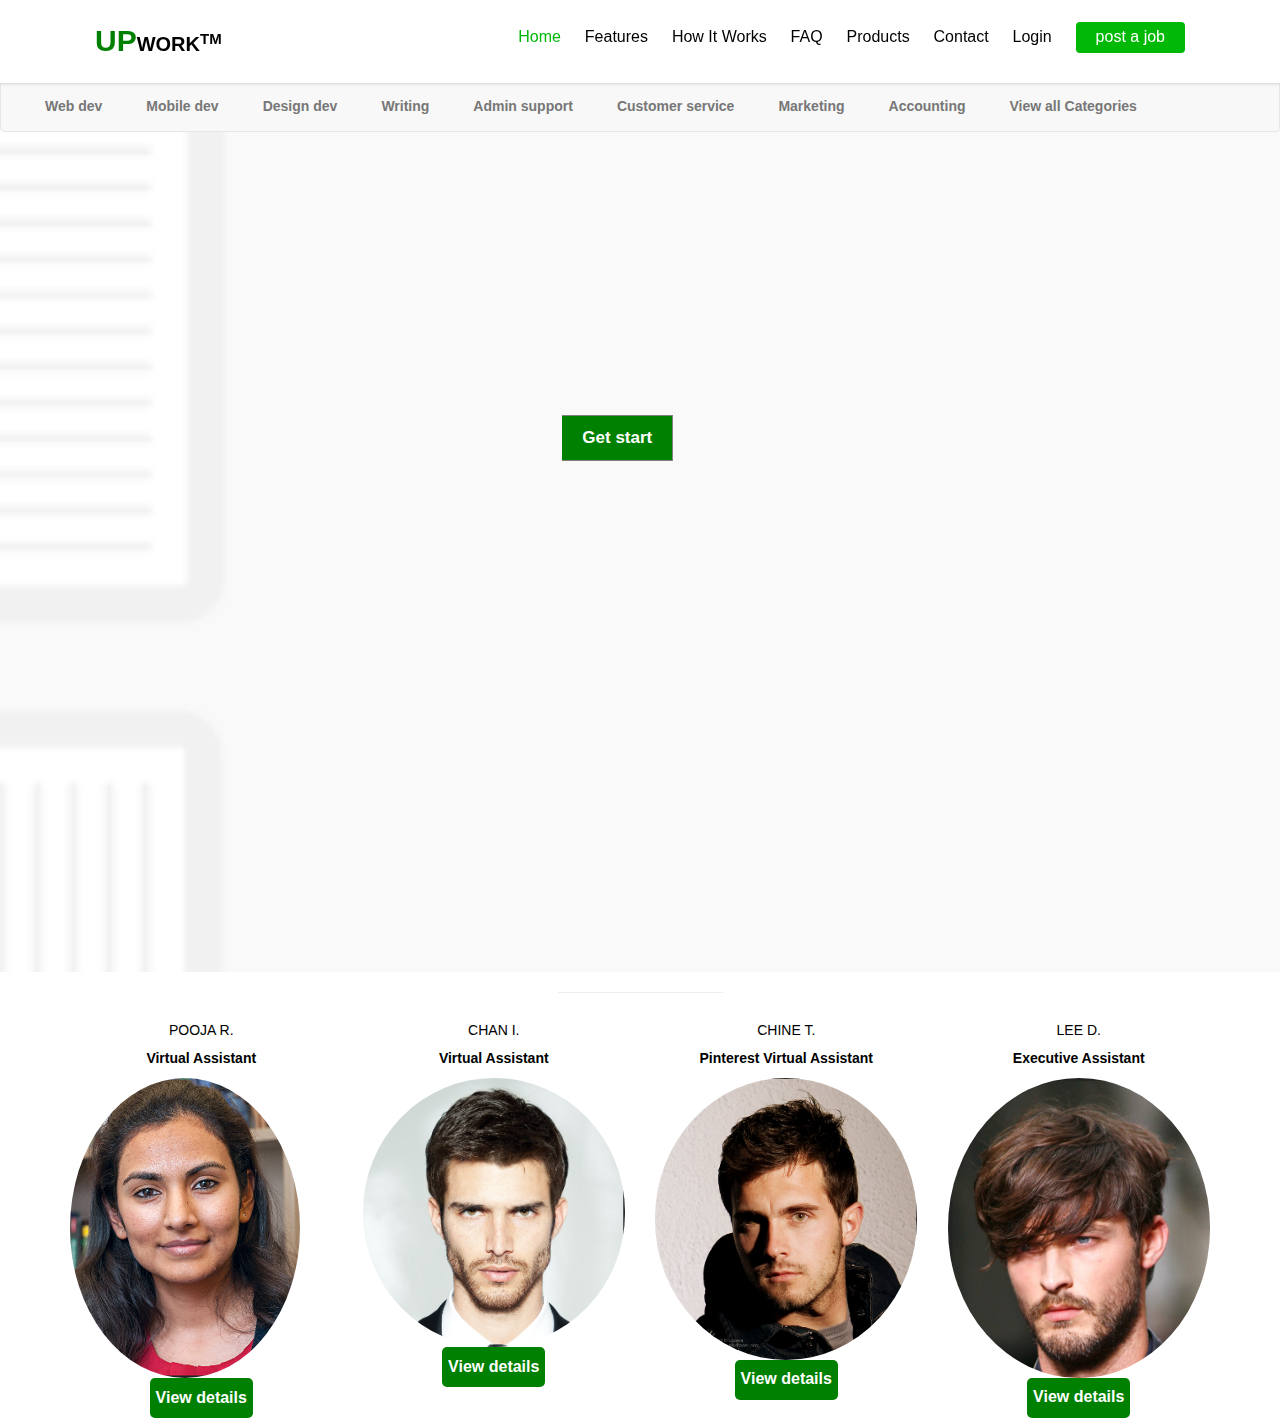
<file: Admin.html>
<!DOCTYPE HTML>
<!--
    Usable by gettemplates.co
    Twitter: http://twitter.com/gettemplateco
    URL: http://gettemplates.co
-->
<html>
<head>

    <style>
        h1 {
            text-align: left;
            position: relative;
            bottom: 200px;
        }

        h2 {
            text-align: left;
            position: relative;
            bottom: 190px;
        }

        form {
            position: relative;
            bottom: 180px;
        }

        body {
            font-family: Arial;
        }

        * {
            box-sizing: border-box;
        }

        form.example input[type=text] {
            padding: 10px;
            font-size: 17px;
            border: 1px solid grey;
            float: left;
            width: 40%;
            background: #f1f1f1;
        }

        form.example button {
            float: left;
            width: 10%;
            padding: 10px;
            background: green;
            color: white;
            font-size: 17px;
            border: 1px solid grey;
            border-left: none;
            cursor: pointer;
        }

            form.example button:hover {
                background: #0b7dda;
            }

        form.example::after {
            content: "";
            clear: both;
            display: table;
        }

        .Viewdetails {
            box-sizing: border-box;
        }

            .Viewdetails input[type="submit"] {
                border: none;
                outline: none;
                height: 40px;
                color: #fff;
                font-size: 16px;
                background: green;
                cursor: pointer;
                border-radius: 5px;
            }

                .Viewdetails input[type="submit"]:hover {
                    background: #efed40;
                    color: #262626;
                }

            .Viewdetails a {
                color: #fff;
                font-size: 14px;
                font-weight: bold;
                text-decoration: none;
            }
    </style>
    <meta charset="utf-8">
    <meta http-equiv="X-UA-Compatible" content="IE=edge">
    <title>Usable &mdash; Free Website Template, Free HTML5 Template by gettemplates.co</title>
    <meta name="viewport" content="width=device-width, initial-scale=1">
    <meta name="description" content="Free HTML5 Website Template by gettemplates.co" />
    <meta name="keywords" content="free website templates, free html5, free template, free bootstrap, free website template, html5, css3, mobile first, responsive" />
    <meta name="author" content="gettemplates.co" />
    <!-- Facebook and Twitter integration -->
    <meta property="og:title" content="" />
    <meta property="og:image" content="" />
    <meta property="og:url" content="" />
    <meta property="og:site_name" content="" />
    <meta property="og:description" content="" />
    <meta name="twitter:title" content="" />
    <meta name="twitter:image" content="" />
    <meta name="twitter:url" content="" />
    <meta name="twitter:card" content="" />
    <link href="https://fonts.googleapis.com/css?family=Droid+Sans" rel="stylesheet">


    <!-- Animate.css -->
    <link rel="stylesheet" href="css/animate.css">
    <!-- Icomoon Icon Fonts-->
    <link rel="stylesheet" href="css/icomoon.css">
    <!-- Themify Icons-->
    <link rel="stylesheet" href="css/themify-icons.css">
    <!-- Bootstrap  -->
    <link rel="stylesheet" href="css/bootstrap.css">
    <!-- Magnific Popup -->
    <link rel="stylesheet" href="css/magnific-popup.css">
    <!-- Owl Carousel  -->
    <link rel="stylesheet" href="css/owl.carousel.min.css">
    <link rel="stylesheet" href="css/owl.theme.default.min.css">
    <!-- Theme style  -->
    <link rel="stylesheet" href="css/style.css">
    <!-- Modernizr JS -->
    <script src="js/modernizr-2.6.2.min.js"></script>
    <!-- FOR IE9 below -->
    <!--[if lt IE 9]>
    <script src="js/respond.min.js"></script>
    <![endif]-->
    <meta charset="utf-8">
    <meta name="viewport" content="width=device-width, initial-scale=1">
    <link rel="stylesheet" href="https://maxcdn.bootstrapcdn.com/bootstrap/3.3.7/css/bootstrap.min.css">
    <script src="https://ajax.googleapis.com/ajax/libs/jquery/3.3.1/jquery.min.js"></script>
    <script src="https://maxcdn.bootstrapcdn.com/bootstrap/3.3.7/js/bootstrap.min.js"></script>

    <!--nav-section-->
    <meta name="viewport" content="width=device-width, initial-scale=1">
    <link rel="stylesheet" href="https://maxcdn.bootstrapcdn.com/bootstrap/3.3.7/css/bootstrap.min.css">
</head>
<body>

    <div class="gtco-loader"></div>

    <div id="page">
        <nav class="gtco-nav" role="navigation">
            <div class="gtco-container">
                <div class="row">
                    <div class="col-sm-2 col-xs-12">
                        <div id="gtco-logo"><a href="index.html" ; style="center: left"><b style="color: green; font-size: 1.5em;">UP</b><b>WORK</b><sup>TM</sup></a></div>
                    </div>

                    <div class="col-xs-10 text-right menu-1 main-nav">
                        <ul>
                            <li class="active">
                                <a href="#" data-nav-section="home">Home</a>
                            </li>

                            <li><a href="#" data-nav-section="features">Features</a></li>

                            <li><a href="#" data-nav-section="how-it-works">How It Works</a></li>
                            <li><a href="#" data-nav-section="faq">FAQ</a></li>
                            <li><a href="#" data-nav-section="products">Products</a></li>
                            <li><a href="#" data-nav-section="contact">Contact</a></li>
                            <li><a href="login_b.html" class="external" title="You will be navigated to the external pages">Login</a></li>
                            <li class="btn-cta"><a href="http://gettemplates.co" class="external" title="You will be navigated to the external pages"><span>post a job</span></a></li>
                        </ul>
                    </div>

                </div>

            </div>
        </nav>

        <nav class="navbar navbar-default">
            <div class="container-fluid">
                <div class="navbar-header">
                    <a class="navbar-brand" href="#">WebSiteName</a>
                </div>
                <ul style="z-index:100" class="nav navbar-nav">
                    <li class="active"><a href="#">Home</a></li>
                    <li><a href="#">Page 1</a></li>

                    <li><a href="#">Page 2</a></li>
                    <li><a href="#">Page 3</a></li>
                </ul>
            </div>
        </nav>

        <div id="gtco-header" data-section="home" class="gtco-cover header-fixed" role="banner" style=" background-image:url(images/Admin.PNG); ">
        <nav style="position:relative; bottom: 35px;" class="navbar navbar-default">
            <div class="container-fluid">
                <div class="navbar-header">
                    <ul class="nav navbar-nav">
                        <li><a href="web-dev.html" style="margin-left:1em"><b>Web dev</b></a></li>
                        <li><a href="Mobile-dev.html" style="margin-left:1em"><b>Mobile dev</b></a></li>
                        <li><a href="design.html" style="margin-left:1em"><b>Design dev</b></a></li>
                        <li><a href="Writing_dev.html" style="margin-left:1em"><b>Writing</b></a></li>
                        <li><a href="#" style="margin-left:1em"><b>Admin support</b></a></li>
                        <li><a href="Customer.html" style="margin-left:1em"><b>Customer service</b></a></li>
                        <li><a href="Marketing.html" style="margin-left:1em"><b>Marketing</a></b></li>
                        <li><a href="Account.html" style="margin-left:1em"><b>Accounting</a></b></li>
                        <li><a href="Categories.html" style="margin-left:1em"><b>View all Categories</b></a></li>
                    </ul>
                </div>
            </div>
        </nav>
        <div class="gtco-container">
            <div class="row">
                <div class="col-md-12 col-md-offset-0 text-center">
                    <div class="display-t">
                        <div class="display-tc">
                            <h1 class="animate-box" data-animate-effect="fadeIn" style="text-align:center"><b style="padding-bottom:100px; font-size:1em; color: black;"><br >Admin Support Mavens</h1>
                            <h2 class="animate-box" data-animate-effect="fadeIn"  style="text-align:center"><b style="color: black;">Catapult your productivity with top Admin</b></h2>
                            <form class="example" action="/action_page.php">
                                <button type="submit" style="position:absolute; margin-left:-7%"><b>Get start</b></button>
                                <p class="animate-box" data-animate-effect="fadeIn"><a style="margin-top:250px"; href="login_b.html" class="btn btn-primary btn-lg">Sign Up for Free</a></p>
                            </form>

                        </div>
                    </div>
                </div>
            </div>
        </div>
    </div>

    <section id="about" class="home-section text-center">

        <div class="container">

            <div class="row">
                <div class="col-lg-2 col-lg-offset-5">
                    <hr class="marginbot-50">
                </div>
            </div>
            <div class="row">
                <div class="col-xs-6 col-sm-3 col-md-3">
                    <div class="wow bounceInUp" data-wow-delay="0.2s">
                        <div class="team boxed-grey">
                            <div class="inner">
                                <h5>POOJA R.</h5>
                             <p class="subtitle">Virtual Assistant</p>
                                <div class="avatar"><img src="images/29.PNG" alt="" class="img-responsive img-circle" /></div>
                            </div>
                        </div>
                    </div>
                    <div class="Viewdetails"><input type="submit" name="" value="View details" onclick="action=''"></div>
                </div>
                <div class="col-xs-6 col-sm-3 col-md-3">
                    <div class="wow bounceInUp" data-wow-delay="0.5s">
                        <div class="team boxed-grey">
                            <div class="inner">
                                <h5>CHAN I.</h5>
                                <p class="subtitle">Virtual Assistant</p>
                                <div class="avatar"><img src="images/30.PNG" alt="" class="img-responsive img-circle" /></div>

                            </div>
                        </div>
                    </div>
                    <div class="Viewdetails"><input type="submit" name="" value="View details" onclick="action=''"></div>
                </div>
                <div class="col-xs-6 col-sm-3 col-md-3">
                    <div class="wow bounceInUp" data-wow-delay="0.8s">
                        <div class="team boxed-grey">
                            <div class="inner">
                                <h5>CHINE T.</h5>
                                <p class="subtitle">Pinterest Virtual Assistant</p>
                                <div class="avatar"><img src="images/31.PNG" alt="" class="img-responsive img-circle" /></div>

                            </div>
                        </div>
                    </div>
                    <div class="Viewdetails"><input type="submit" name="" value="View details" onclick="action=''"></div>
                </div>
                <div class="col-xs-6 col-sm-3 col-md-3">
                    <div class="wow bounceInUp" data-wow-delay="1s">
                        <div class="team boxed-grey">
                            <div class="inner">
                                <h5>LEE D.</h5>
                                <p class="subtitle">Executive Assistant</p>
                                <div class="avatar"><img src="images/32.PNG" alt="" class="img-responsive img-circle" /></div>

                            </div>
                        </div>
                    </div>
                    <div class="Viewdetails"><input type="submit" name="" value="View details" onclick="action=''"></div>
                </div>
            </div>
        </div>
    </section>


    <!-- jQuery -->
    <script src="js/jquery.min.js"></script>
    <!-- jQuery Easing -->
    <script src="js/jquery.easing.1.3.js"></script>
    <!-- Bootstrap -->
    <script src="js/bootstrap.min.js"></script>
    <!-- Waypoints -->
    <script src="js/jquery.waypoints.min.js"></script>
    <!-- Carousel -->
    <script src="js/owl.carousel.min.js"></script>
    <!-- countTo -->
    <script src="js/jquery.countTo.js"></script>
    <!-- Magnific Popup -->
    <script src="js/jquery.magnific-popup.min.js"></script>
    <script src="js/magnific-popup-options.js"></script>
    <!-- Main -->
    <script src="js/main.js"></script>
</body>
</html>
</file>
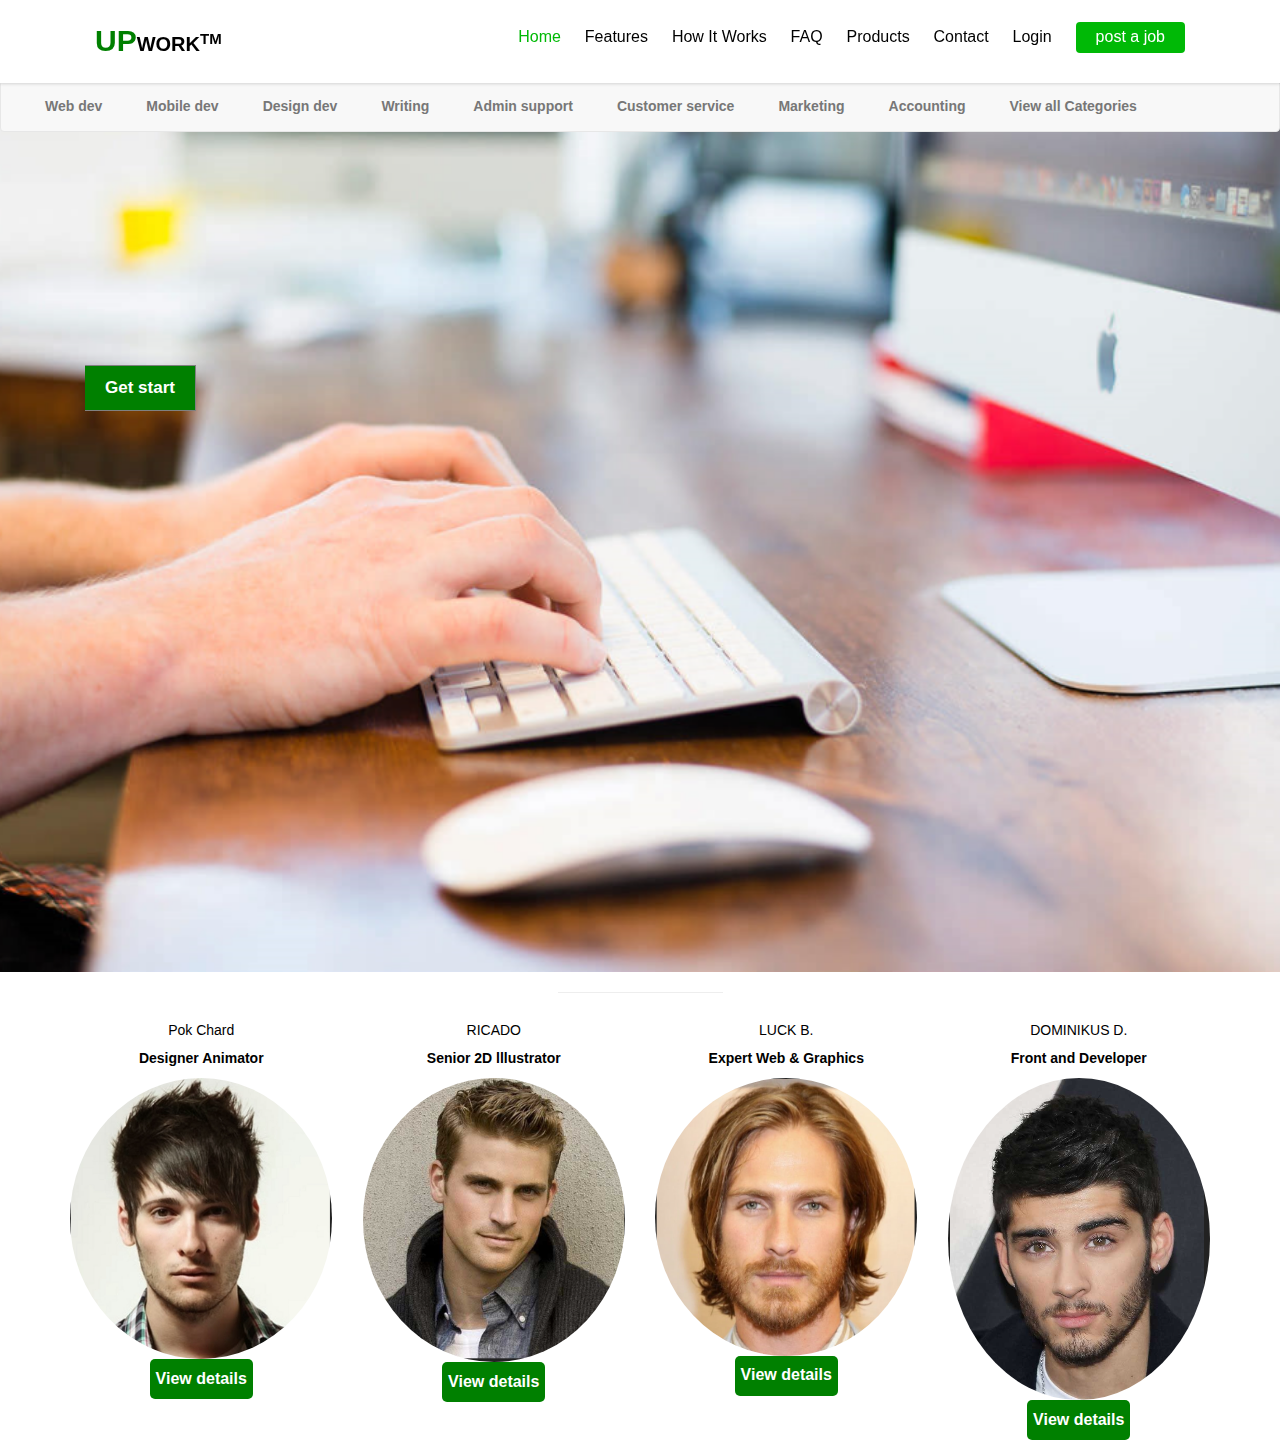
<file: design.html>
<!DOCTYPE HTML>
<!--
    Usable by gettemplates.co
    Twitter: http://twitter.com/gettemplateco
    URL: http://gettemplates.co
-->
<html>
<head>

    <style>
        h1 {
            text-align: left;
            position: relative;
            bottom: 200px;
        }

        h2 {
            text-align: left;
            position: relative;
            bottom: 190px;
        }

        form {
            position: relative;
            bottom: 180px;
        }

        body {
            font-family: Arial;
        }

        * {
            box-sizing: border-box;
        }

        form.example input[type=text] {
            padding: 10px;
            font-size: 17px;
            border: 1px solid grey;
            float: left;
            width: 40%;
            background: #f1f1f1;
        }

        form.example button {
            float: left;
            width: 10%;
            padding: 10px;
            background: green;
            color: white;
            font-size: 17px;
            border: 1px solid grey;
            border-left: none;
            cursor: pointer;
        }

            form.example button:hover {
                background: #0b7dda;
            }

        form.example::after {
            content: "";
            clear: both;
            display: table;

        }

        .Viewdetails {
	 box-sizing: border-box;
   
    }
 .Viewdetails input[type="submit"] {
	border: none;
	outline: none;
	height: 40px;
	color: #fff;
	font-size: 16px;
	background: green;
	cursor: pointer;
	border-radius: 5px;
	}
 .Viewdetails input[type="submit"]:hover {
	   background: #efed40;
	   color: #262626;
	 }
 .Viewdetails a {
	  color: #fff;
	  font-size: 14px;
	  font-weight: bold;
	  text-decoration: none;
	  }
    </style>
    <meta charset="utf-8">
    <meta http-equiv="X-UA-Compatible" content="IE=edge">
    <title>Usable &mdash; Free Website Template, Free HTML5 Template by gettemplates.co</title>
    <meta name="viewport" content="width=device-width, initial-scale=1">
    <meta name="description" content="Free HTML5 Website Template by gettemplates.co" />
    <meta name="keywords" content="free website templates, free html5, free template, free bootstrap, free website template, html5, css3, mobile first, responsive" />
    <meta name="author" content="gettemplates.co" />
    <!-- Facebook and Twitter integration -->
    <meta property="og:title" content="" />
    <meta property="og:image" content="" />
    <meta property="og:url" content="" />
    <meta property="og:site_name" content="" />
    <meta property="og:description" content="" />
    <meta name="twitter:title" content="" />
    <meta name="twitter:image" content="" />
    <meta name="twitter:url" content="" />
    <meta name="twitter:card" content="" />
    <link href="https://fonts.googleapis.com/css?family=Droid+Sans" rel="stylesheet">
    

    <!-- Animate.css -->
    <link rel="stylesheet" href="css/animate.css">
    <!-- Icomoon Icon Fonts-->
    <link rel="stylesheet" href="css/icomoon.css">
    <!-- Themify Icons-->
    <link rel="stylesheet" href="css/themify-icons.css">
    <!-- Bootstrap  -->
    <link rel="stylesheet" href="css/bootstrap.css">
    <!-- Magnific Popup -->
    <link rel="stylesheet" href="css/magnific-popup.css">
    <!-- Owl Carousel  -->
    <link rel="stylesheet" href="css/owl.carousel.min.css">
    <link rel="stylesheet" href="css/owl.theme.default.min.css">
    <!-- Theme style  -->
    <link rel="stylesheet" href="css/style.css">
    <!-- Modernizr JS -->
    <script src="js/modernizr-2.6.2.min.js"></script>
    <!-- FOR IE9 below -->
    <!--[if lt IE 9]>
    <script src="js/respond.min.js"></script>
    <![endif]-->
    <meta charset="utf-8">
    <meta name="viewport" content="width=device-width, initial-scale=1">
    <link rel="stylesheet" href="https://maxcdn.bootstrapcdn.com/bootstrap/3.3.7/css/bootstrap.min.css">
    <script src="https://ajax.googleapis.com/ajax/libs/jquery/3.3.1/jquery.min.js"></script>
    <script src="https://maxcdn.bootstrapcdn.com/bootstrap/3.3.7/js/bootstrap.min.js"></script>

    <!--nav-section-->
    <meta name="viewport" content="width=device-width, initial-scale=1">
    <link rel="stylesheet" href="https://maxcdn.bootstrapcdn.com/bootstrap/3.3.7/css/bootstrap.min.css">
</head>
<body>

    <div class="gtco-loader"></div>

    <div id="page">
        <nav class="gtco-nav" role="navigation">
            <div class="gtco-container">
                <div class="row">
                    <div class="col-sm-2 col-xs-12">
                        <div id="gtco-logo"><a href="index.html" ; style="center: left"><b style="color: green; font-size: 1.5em;">UP</b><b>WORK</b><sup>TM</sup></a></div>
                    </div>

                    <div class="col-xs-10 text-right menu-1 main-nav">
                        <ul>
                            <li class="active">
                                <a href="#" data-nav-section="home">Home</a>
                            </li>

                            <li><a href="#" data-nav-section="features">Features</a></li>

                            <li><a href="#" data-nav-section="how-it-works">How It Works</a></li>
                            <li><a href="#" data-nav-section="faq">FAQ</a></li>
                            <li><a href="#" data-nav-section="products">Products</a></li>
                            <li><a href="#" data-nav-section="contact">Contact</a></li>
                            <li><a href="login_b.html" class="external" title="You will be navigated to the external pages">Login</a></li>
                            <li class="btn-cta"><a href="http://gettemplates.co" class="external" title="You will be navigated to the external pages"><span>post a job</span></a></li>
                        </ul>
                    </div>

                </div>

            </div>
        </nav>

        <nav class="navbar navbar-default">
            <div class="container-fluid">
                <div class="navbar-header">
                    <a class="navbar-brand" href="#">WebSiteName</a>
                </div>
                <ul style="z-index:100" class="nav navbar-nav">
                    <li class="active"><a href="#">Home</a></li>
                    <li><a href="#">Page 1</a></li>

                    <li><a href="#">Page 2</a></li>
                    <li><a href="#">Page 3</a></li>
                </ul>
            </div>
        </nav>

        <div id="gtco-header" data-section="home" class="gtco-cover header-fixed" role="banner" style=" background-image:url(images/101.PNG); ">
            <nav style="position:relative; bottom: 35px;" class="navbar navbar-default">
                <div class="container-fluid">
                    <div class="navbar-header">
                        <ul class="nav navbar-nav">
                            <li><a href="web-dev.html" style="margin-left:1em"><b>Web dev</b></a></li>
                            <li><a href="Mobile-dev.html" style="margin-left:1em"><b>Mobile dev</b></a></li>
                            <li><a href="#" style="margin-left:1em"><b>Design dev</b></a></li>
                            <li><a href="Writing_dev.html" style="margin-left:1em"><b>Writing</b></a></li>
                            <li><a href="Admin.html" style="margin-left:1em"><b>Admin support</b></a></li>
                            <li><a href="Customer.html" style="margin-left:1em"><b>Customer service</b></a></li>
                            <li><a href="Marketing.html" style="margin-left:1em"><b>Marketing</a></b></li>
                            <li><a href="Account.html" style="margin-left:1em"><b>Accounting</a></b></li>
                            <li><a href="Categories.html" style="margin-left:1em"><b>View all Categories</b></a></li>
                        </ul>
                    </div>
                </div>
            </nav>
            <div class="gtco-container">
                <div class="row">
                    <div class="col-md-12 col-md-offset-0 text-center">
                        <div class="display-t">
                            <div class="display-tc">
                                <h1 class="animate-box" data-animate-effect="fadeIn"><b style="padding-bottom:100px; font-size:1em; color: black;"><br>Web designing</h1>
                                <h2 class="animate-box" data-animate-effect="fadeIn"><b style="color: black;">Find top Designers and creatives</b></h2>
                                <form class="example" action="/action_page.php">
                                    <button type="submit"><b>Get start</b></button>
                                    <p class="animate-box" data-animate-effect="fadeIn"><a style="margin-top:350px"; href="login_b.html" class="btn btn-primary btn-lg">Sign Up for Free</a></p>
                                </form>
                               
                            </div>
                        </div>
                    </div>
                </div>
            </div>
        </div>

    <section id="about" class="home-section text-center">
       
        <div class="container">

            <div class="row">
                <div class="col-lg-2 col-lg-offset-5">
                    <hr class="marginbot-50">
                </div>
            </div>
            <div class="row">
                <div class="col-xs-6 col-sm-3 col-md-3">
                    <div class="wow bounceInUp" data-wow-delay="0.2s">
                        <div class="team boxed-grey">
                            <div class="inner">
                                <h5>Pok Chard</h5>
                                <p class="subtitle">Designer Animator</p>
                                <div class="avatar"><img src="images/21.PNG" alt="" class="img-responsive img-circle" /></div>
                           </div>
                      </div>
                    </div>
                    <div class="Viewdetails"><input type="submit" name="" value="View details" onclick="action=''"></div>
                </div>
                <div class="col-xs-6 col-sm-3 col-md-3">
                    <div class="wow bounceInUp" data-wow-delay="0.5s">
                        <div class="team boxed-grey">
                            <div class="inner">
                                <h5>RICADO</h5>
                                <p class="subtitle">Senior 2D lllustrator</p>
                                <div class="avatar"><img src="images/22.PNG" alt="" class="img-responsive img-circle" /></div>

                            </div>
                        </div>
                    </div>
                    <div class="Viewdetails"><input type="submit" name="" value="View details" onclick="action=''"></div>
                </div>
                <div class="col-xs-6 col-sm-3 col-md-3">
                    <div class="wow bounceInUp" data-wow-delay="0.8s">
                        <div class="team boxed-grey">
                            <div class="inner">
                                <h5>LUCK B.</h5>
                                <p class="subtitle">Expert Web & Graphics</p>
                                <div class="avatar"><img src="images/23.PNG" alt="" class="img-responsive img-circle" /></div>

                            </div>
                        </div>
                    </div>
                    <div class="Viewdetails"><input type="submit" name="" value="View details" onclick="action=''"></div>
                </div>
                <div class="col-xs-6 col-sm-3 col-md-3">
                    <div class="wow bounceInUp" data-wow-delay="1s">
                        <div class="team boxed-grey">
                            <div class="inner">
                                <h5>DOMINIKUS D.</h5>
                                <p class="subtitle">Front and Developer</p>
                                <div class="avatar"><img src="images/24.PNG" alt="" class="img-responsive img-circle" /></div>

                            </div>
                        </div>
                    </div>
                    <div class="Viewdetails"><input type="submit" name="" value="View details" onclick="action=''"></div>
                </div>
            </div>
        </div>
    </section>
    

    <!-- jQuery -->
    <script src="js/jquery.min.js"></script>
    <!-- jQuery Easing -->
    <script src="js/jquery.easing.1.3.js"></script>
    <!-- Bootstrap -->
    <script src="js/bootstrap.min.js"></script>
    <!-- Waypoints -->
    <script src="js/jquery.waypoints.min.js"></script>
    <!-- Carousel -->
    <script src="js/owl.carousel.min.js"></script>
    <!-- countTo -->
    <script src="js/jquery.countTo.js"></script>
    <!-- Magnific Popup -->
    <script src="js/jquery.magnific-popup.min.js"></script>
    <script src="js/magnific-popup-options.js"></script>
    <!-- Main -->
    <script src="js/main.js"></script>
</body>
</html>
</file>
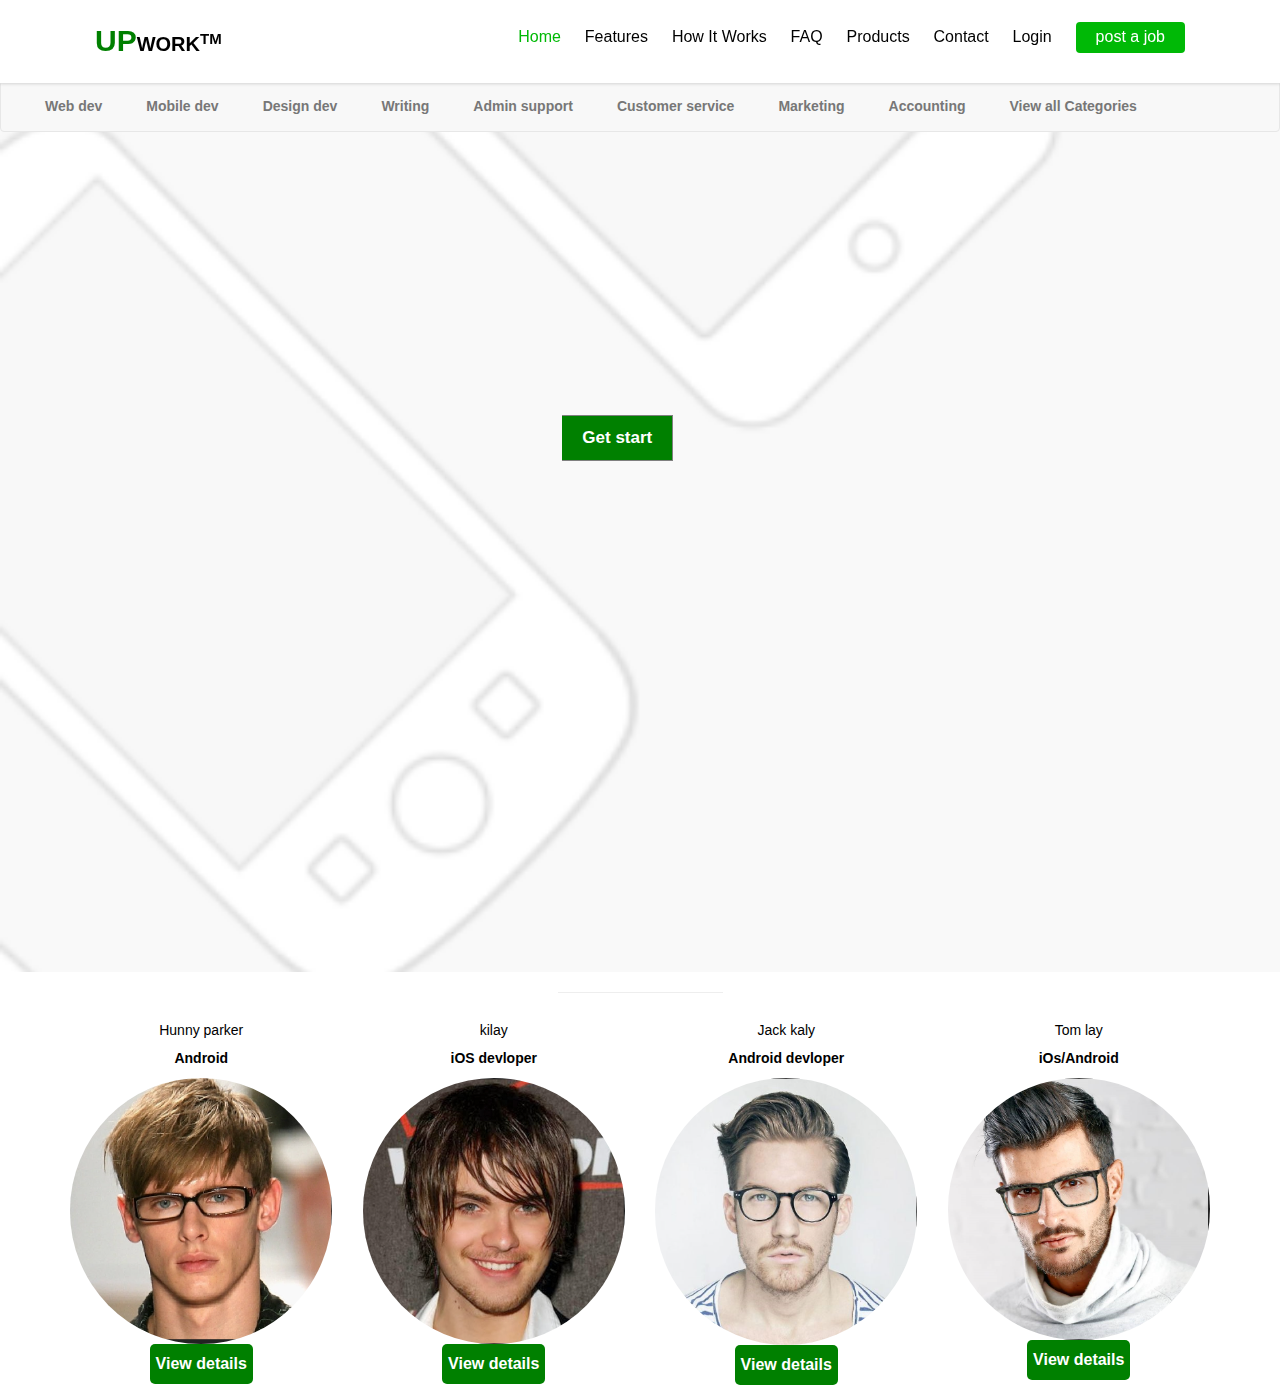
<file: Mobile-dev.html>
﻿<!DOCTYPE HTML>
<!--
    Usable by gettemplates.co
    Twitter: http://twitter.com/gettemplateco
    URL: http://gettemplates.co
-->
<html>
<head>

    <style>
        h1 {
            text-align: left;
            position: relative;
            bottom: 200px;
        }

        h2 {
            text-align: left;
            position: relative;
            bottom: 190px;
        }

        form {
            position: relative;
            bottom: 180px;
        }

        body {
            font-family: Arial;
        }

        * {
            box-sizing: border-box;
        }

        form.example input[type=text] {
            padding: 10px;
            font-size: 17px;
            border: 1px solid grey;
            float: left;
            width: 40%;
            background: #f1f1f1;
        }

        form.example button {
            float: left;
            width: 10%;
            padding: 10px;
            background: green;
            color: white;
            font-size: 17px;
            border: 1px solid grey;
            border-left: none;
            cursor: pointer;
        }

            form.example button:hover {
                background: #0b7dda;
            }

        form.example::after {
            content: "";
            clear: both;
            display: table;
        }

        .Viewdetails {
            box-sizing: border-box;
        }

            .Viewdetails input[type="submit"] {
                border: none;
                outline: none;
                height: 40px;
                color: #fff;
                font-size: 16px;
                background: green;
                cursor: pointer;
                border-radius: 5px;
            }

                .Viewdetails input[type="submit"]:hover {
                    background: #efed40;
                    color: #262626;
                }

            .Viewdetails a {
                color: #fff;
                font-size: 14px;
                font-weight: bold;
                text-decoration: none;
            }
    </style>
    <meta charset="utf-8">
    <meta http-equiv="X-UA-Compatible" content="IE=edge">
    <title>Usable &mdash; Free Website Template, Free HTML5 Template by gettemplates.co</title>
    <meta name="viewport" content="width=device-width, initial-scale=1">
    <meta name="description" content="Free HTML5 Website Template by gettemplates.co" />
    <meta name="keywords" content="free website templates, free html5, free template, free bootstrap, free website template, html5, css3, mobile first, responsive" />
    <meta name="author" content="gettemplates.co" />
    <!-- Facebook and Twitter integration -->
    <meta property="og:title" content="" />
    <meta property="og:image" content="" />
    <meta property="og:url" content="" />
    <meta property="og:site_name" content="" />
    <meta property="og:description" content="" />
    <meta name="twitter:title" content="" />
    <meta name="twitter:image" content="" />
    <meta name="twitter:url" content="" />
    <meta name="twitter:card" content="" />
    <link href="https://fonts.googleapis.com/css?family=Droid+Sans" rel="stylesheet">


    <!-- Animate.css -->
    <link rel="stylesheet" href="css/animate.css">
    <!-- Icomoon Icon Fonts-->
    <link rel="stylesheet" href="css/icomoon.css">
    <!-- Themify Icons-->
    <link rel="stylesheet" href="css/themify-icons.css">
    <!-- Bootstrap  -->
    <link rel="stylesheet" href="css/bootstrap.css">
    <!-- Magnific Popup -->
    <link rel="stylesheet" href="css/magnific-popup.css">
    <!-- Owl Carousel  -->
    <link rel="stylesheet" href="css/owl.carousel.min.css">
    <link rel="stylesheet" href="css/owl.theme.default.min.css">
    <!-- Theme style  -->
    <link rel="stylesheet" href="css/style.css">
    <!-- Modernizr JS -->
    <script src="js/modernizr-2.6.2.min.js"></script>
    <!-- FOR IE9 below -->
    <!--[if lt IE 9]>
    <script src="js/respond.min.js"></script>
    <![endif]-->
    <meta charset="utf-8">
    <meta name="viewport" content="width=device-width, initial-scale=1">
    <link rel="stylesheet" href="https://maxcdn.bootstrapcdn.com/bootstrap/3.3.7/css/bootstrap.min.css">
    <script src="https://ajax.googleapis.com/ajax/libs/jquery/3.3.1/jquery.min.js"></script>
    <script src="https://maxcdn.bootstrapcdn.com/bootstrap/3.3.7/js/bootstrap.min.js"></script>

    <!--nav-section-->
    <meta name="viewport" content="width=device-width, initial-scale=1">
    <link rel="stylesheet" href="https://maxcdn.bootstrapcdn.com/bootstrap/3.3.7/css/bootstrap.min.css">
</head>
<body>

    <div class="gtco-loader"></div>

    <div id="page">
        <nav class="gtco-nav" role="navigation">
            <div class="gtco-container">
                <div class="row">
                    <div class="col-sm-2 col-xs-12">
                        <div id="gtco-logo"><a href="index.html" ; style="center: left"><b style="color: green; font-size: 1.5em;">UP</b><b>WORK</b><sup>TM</sup></a></div>
                    </div>

                    <div class="col-xs-10 text-right menu-1 main-nav">
                        <ul>
                            <li class="active">
                                <a href="#" data-nav-section="home">Home</a>
                            </li>

                            <li><a href="#" data-nav-section="features">Features</a></li>

                            <li><a href="#" data-nav-section="how-it-works">How It Works</a></li>
                            <li><a href="#" data-nav-section="faq">FAQ</a></li>
                            <li><a href="#" data-nav-section="products">Products</a></li>
                            <li><a href="#" data-nav-section="contact">Contact</a></li>
                            <li><a href="login_b.html" class="external" title="You will be navigated to the external pages">Login</a></li>
                            <li class="btn-cta"><a href="http://gettemplates.co" class="external" title="You will be navigated to the external pages"><span>post a job</span></a></li>
                        </ul>
                    </div>

                </div>

            </div>
        </nav>

        <nav class="navbar navbar-default">
            <div class="container-fluid">
                <div class="navbar-header">
                    <a class="navbar-brand" href="#">WebSiteName</a>
                </div>
                <ul style="z-index:100" class="nav navbar-nav">
                    <li class="active"><a href="#">Home</a></li>
                    <li><a href="#">Page 1</a></li>

                    <li><a href="#">Page 2</a></li>
                    <li><a href="#">Page 3</a></li>
                </ul>
            </div>
        </nav>

        <div id="gtco-header" data-section="home" class="gtco-cover header-fixed" role="banner" style=" background-image:url(images/11.PNG); ">
        <nav style="position:relative; bottom: 35px;" class="navbar navbar-default">
            <div class="container-fluid">
                <div class="navbar-header">
                    <ul class="nav navbar-nav">
                        <li><a href="web-dev.html" style="margin-left:1em"><b>Web dev</b></a></li>
                        <li><a href="#" style="margin-left:1em"><b>Mobile dev</b></a></li>
                        <li><a href="design.html" style="margin-left:1em"><b>Design dev</b></a></li>
                        <li><a href="Writing_dev.html" style="margin-left:1em"><b>Writing</b></a></li>
                        <li><a href="Admin.html" style="margin-left:1em"><b>Admin support</b></a></li>
                        <li><a href="Customer.html" style="margin-left:1em"><b>Customer service</b></a></li>
                        <li><a href="Marketing.html" style="margin-left:1em"><b>Marketing</a></b></li>
                        <li><a href="Account.html" style="margin-left:1em"><b>Accounting</a></b></li>
                        <li><a href="Categories.html" style="margin-left:1em"><b>View all Categories</b></a></li>
                    </ul>
                </div>
            </div>
        </nav>
        <div class="gtco-container">
            <div class="row">
                <div class="col-md-12 col-md-offset-0 text-center">
                    <div class="display-t">
                        <div class="display-tc">
                            <h1 class="animate-box" data-animate-effect="fadeIn" style="text-align:center"><b style="padding-bottom:100px; font-size:1em; color: black;"><br >Mobile dev</h1>
                            <h2 class="animate-box" data-animate-effect="fadeIn"  style="text-align:center"><b style="color: black;">Choose Among top mobile engineering & designers</b></h2>
                            <form class="example" action="/action_page.php">
                                <button type="submit" style="position:absolute; margin-left:-7%"><b>Get start</b></button>
                                <p class="animate-box" data-animate-effect="fadeIn"><a style="margin-top:250px"; href="login_b.html" class="btn btn-primary btn-lg">Sign Up for Free</a></p>
                            </form>

                        </div>
                    </div>
                </div>
            </div>
        </div>
    </div>

    <section id="about" class="home-section text-center">

        <div class="container">

            <div class="row">
                <div class="col-lg-2 col-lg-offset-5">
                    <hr class="marginbot-50">
                </div>
            </div>
            <div class="row">
                <div class="col-xs-6 col-sm-3 col-md-3">
                    <div class="wow bounceInUp" data-wow-delay="0.2s">
                        <div class="team boxed-grey">
                            <div class="inner">
                                <h5>Hunny parker</h5>
                              
                                <p class="subtitle">Android</p>
                                <div class="avatar"><img src="images/13.PNG" alt="" class="img-responsive img-circle" /></div>
                            </div>
                        </div>
                    </div>
                    <div class="Viewdetails"><input type="submit" name="" value="View details" onclick="action=''"></div>
                </div>
                <div class="col-xs-6 col-sm-3 col-md-3">
                    <div class="wow bounceInUp" data-wow-delay="0.5s">
                        <div class="team boxed-grey">
                            <div class="inner">
                                <h5>kilay</h5>
                                <p class="subtitle">iOS devloper</p>
                                <div class="avatar"><img src="images/14.PNG" alt="" class="img-responsive img-circle" /></div>

                            </div>
                        </div>
                    </div>
                    <div class="Viewdetails"><input type="submit" name="" value="View details" onclick="action=''"></div>
                </div>
                <div class="col-xs-6 col-sm-3 col-md-3">
                    <div class="wow bounceInUp" data-wow-delay="0.8s">
                        <div class="team boxed-grey">
                            <div class="inner">
                                <h5>Jack kaly</h5>
                                <p class="subtitle">Android devloper</p>
                                <div class="avatar"><img src="images/15.PNG" alt="" class="img-responsive img-circle" /></div>

                            </div>
                        </div>
                    </div>
                    <div class="Viewdetails"><input type="submit" name="" value="View details" onclick="action=''"></div>
                </div>
                <div class="col-xs-6 col-sm-3 col-md-3">
                    <div class="wow bounceInUp" data-wow-delay="1s">
                        <div class="team boxed-grey">
                            <div class="inner">
                                <h5>Tom lay</h5>
                                <p class="subtitle">iOs/Android</p>
                                <div class="avatar"><img src="images/16.PNG" alt="" class="img-responsive img-circle" /></div>

                            </div>
                        </div>
                    </div>
                    <div class="Viewdetails"><input type="submit" name="" value="View details" onclick="action=''"></div>
                </div>
            </div>
        </div>
    </section>


    <!-- jQuery -->
    <script src="js/jquery.min.js"></script>
    <!-- jQuery Easing -->
    <script src="js/jquery.easing.1.3.js"></script>
    <!-- Bootstrap -->
    <script src="js/bootstrap.min.js"></script>
    <!-- Waypoints -->
    <script src="js/jquery.waypoints.min.js"></script>
    <!-- Carousel -->
    <script src="js/owl.carousel.min.js"></script>
    <!-- countTo -->
    <script src="js/jquery.countTo.js"></script>
    <!-- Magnific Popup -->
    <script src="js/jquery.magnific-popup.min.js"></script>
    <script src="js/magnific-popup-options.js"></script>
    <!-- Main -->
    <script src="js/main.js"></script>
</body>
</html>
</file>
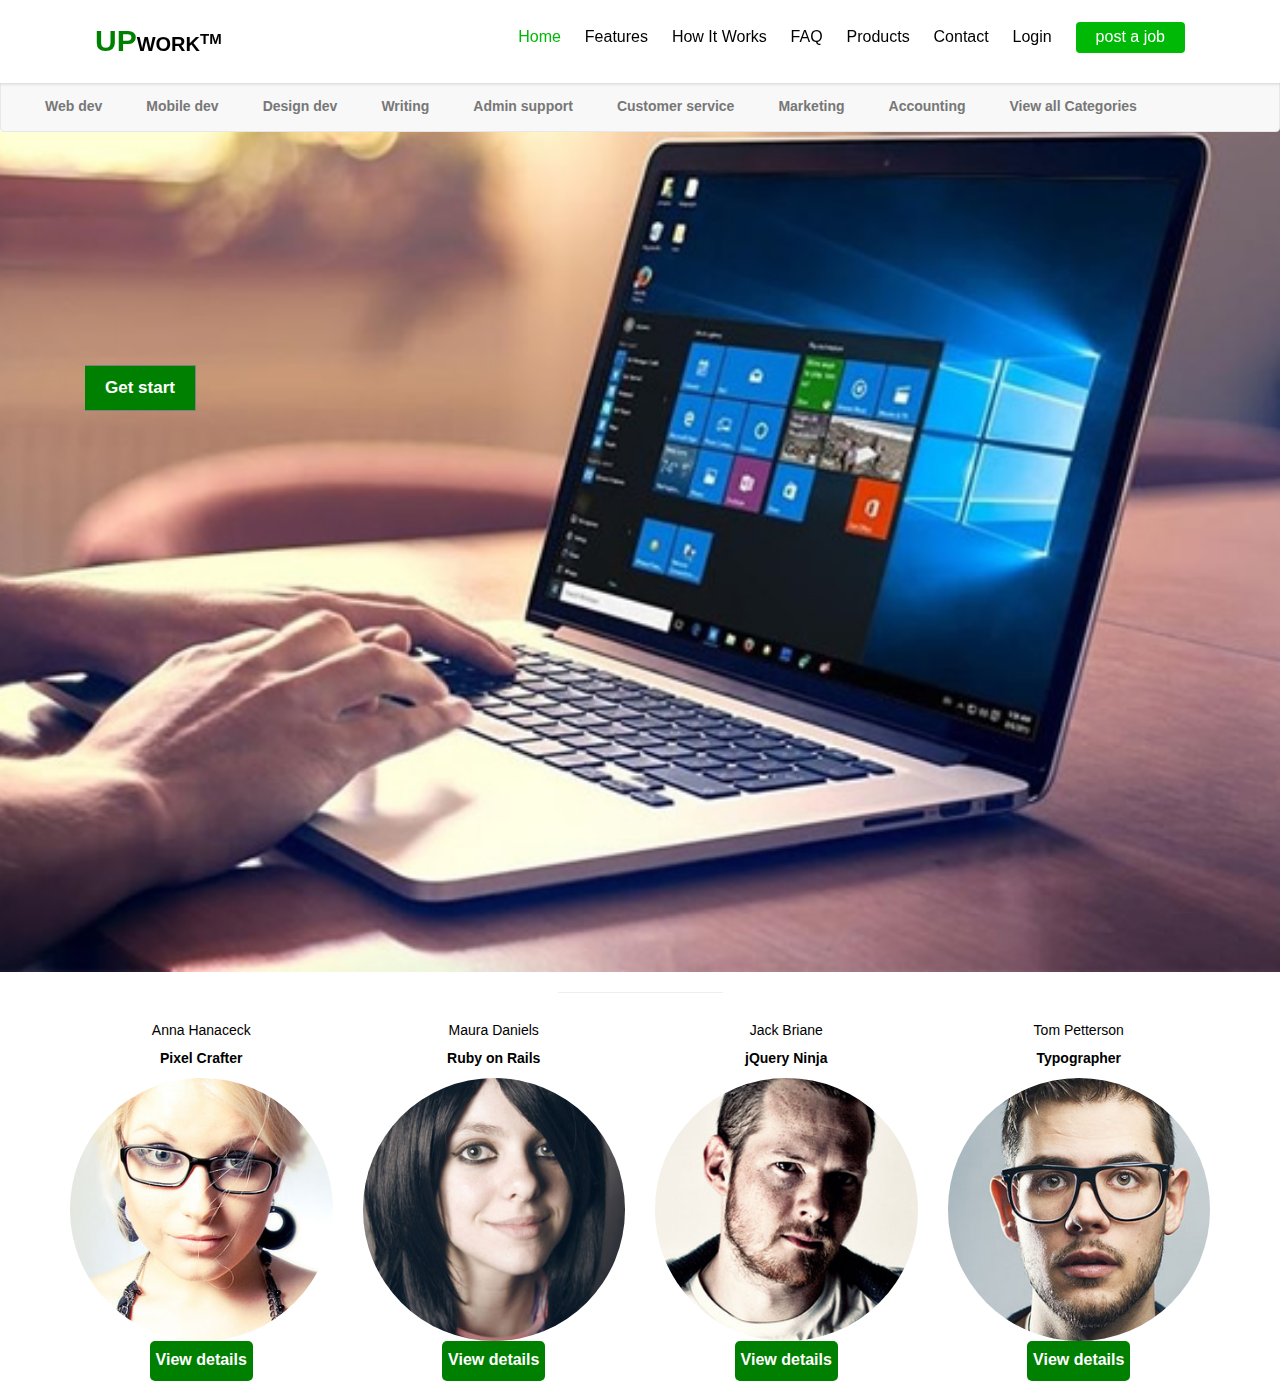
<file: web-dev.html>
﻿<!DOCTYPE HTML>
<!--
    Usable by gettemplates.co
    Twitter: http://twitter.com/gettemplateco
    URL: http://gettemplates.co
-->
<html>
<head>

    <style>
        h1 {
            text-align: left;
            position: relative;
            bottom: 200px;
        }

        h2 {
            text-align: left;
            position: relative;
            bottom: 190px;
        }

        form {
            position: relative;
            bottom: 180px;
        }

        body {
            font-family: Arial;
        }

        * {
            box-sizing: border-box;
        }

        form.example input[type=text] {
            padding: 10px;
            font-size: 17px;
            border: 1px solid grey;
            float: left;
            width: 40%;
            background: #f1f1f1;
        }

        form.example button {
            float: left;
            width: 10%;
            padding: 10px;
            background: green;
            color: white;
            font-size: 17px;
            border: 1px solid grey;
            border-left: none;
            cursor: pointer;
        }

            form.example button:hover {
                background: #0b7dda;
            }

        form.example::after {
            content: "";
            clear: both;
            display: table;

        }

        .Viewdetails {
	 box-sizing: border-box;
   
    }
 .Viewdetails input[type="submit"] {
	border: none;
	outline: none;
	height: 40px;
	color: #fff;
	font-size: 16px;
	background: green;
	cursor: pointer;
	border-radius: 5px;
	}
 .Viewdetails input[type="submit"]:hover {
	   background: #efed40;
	   color: #262626;
	 }
 .Viewdetails a {
	  color: #fff;
	  font-size: 14px;
	  font-weight: bold;
	  text-decoration: none;
	  }
    </style>
    <meta charset="utf-8">
    <meta http-equiv="X-UA-Compatible" content="IE=edge">
    <title>Usable &mdash; Free Website Template, Free HTML5 Template by gettemplates.co</title>
    <meta name="viewport" content="width=device-width, initial-scale=1">
    <meta name="description" content="Free HTML5 Website Template by gettemplates.co" />
    <meta name="keywords" content="free website templates, free html5, free template, free bootstrap, free website template, html5, css3, mobile first, responsive" />
    <meta name="author" content="gettemplates.co" />
    <!-- Facebook and Twitter integration -->
    <meta property="og:title" content="" />
    <meta property="og:image" content="" />
    <meta property="og:url" content="" />
    <meta property="og:site_name" content="" />
    <meta property="og:description" content="" />
    <meta name="twitter:title" content="" />
    <meta name="twitter:image" content="" />
    <meta name="twitter:url" content="" />
    <meta name="twitter:card" content="" />
    <link href="https://fonts.googleapis.com/css?family=Droid+Sans" rel="stylesheet">
    

    <!-- Animate.css -->
    <link rel="stylesheet" href="css/animate.css">
    <!-- Icomoon Icon Fonts-->
    <link rel="stylesheet" href="css/icomoon.css">
    <!-- Themify Icons-->
    <link rel="stylesheet" href="css/themify-icons.css">
    <!-- Bootstrap  -->
    <link rel="stylesheet" href="css/bootstrap.css">
    <!-- Magnific Popup -->
    <link rel="stylesheet" href="css/magnific-popup.css">
    <!-- Owl Carousel  -->
    <link rel="stylesheet" href="css/owl.carousel.min.css">
    <link rel="stylesheet" href="css/owl.theme.default.min.css">
    <!-- Theme style  -->
    <link rel="stylesheet" href="css/style.css">
    <!-- Modernizr JS -->
    <script src="js/modernizr-2.6.2.min.js"></script>
    <!-- FOR IE9 below -->
    <!--[if lt IE 9]>
    <script src="js/respond.min.js"></script>
    <![endif]-->
    <meta charset="utf-8">
    <meta name="viewport" content="width=device-width, initial-scale=1">
    <link rel="stylesheet" href="https://maxcdn.bootstrapcdn.com/bootstrap/3.3.7/css/bootstrap.min.css">
    <script src="https://ajax.googleapis.com/ajax/libs/jquery/3.3.1/jquery.min.js"></script>
    <script src="https://maxcdn.bootstrapcdn.com/bootstrap/3.3.7/js/bootstrap.min.js"></script>

    <!--nav-section-->
    <meta name="viewport" content="width=device-width, initial-scale=1">
    <link rel="stylesheet" href="https://maxcdn.bootstrapcdn.com/bootstrap/3.3.7/css/bootstrap.min.css">
</head>
<body>

    <div class="gtco-loader"></div>

    <div id="page">
        <nav class="gtco-nav" role="navigation">
            <div class="gtco-container">
                <div class="row">
                    <div class="col-sm-2 col-xs-12">
                        <div id="gtco-logo"><a href="index.html" ; style="center: left"><b style="color: green; font-size: 1.5em;">UP</b><b>WORK</b><sup>TM</sup></a></div>
                    </div>

                    <div class="col-xs-10 text-right menu-1 main-nav">
                        <ul>
                            <li class="active">
                                <a href="#" data-nav-section="home">Home</a>
                            </li>

                            <li><a href="#" data-nav-section="features">Features</a></li>

                            <li><a href="#" data-nav-section="how-it-works">How It Works</a></li>
                            <li><a href="#" data-nav-section="faq">FAQ</a></li>
                            <li><a href="#" data-nav-section="products">Products</a></li>
                            <li><a href="#" data-nav-section="contact">Contact</a></li>
                            <li><a href="login_b.html" class="external" title="You will be navigated to the external pages">Login</a></li>
                            <li class="btn-cta"><a href="http://gettemplates.co" class="external" title="You will be navigated to the external pages"><span>post a job</span></a></li>
                        </ul>
                    </div>

                </div>

            </div>
        </nav>

        <nav class="navbar navbar-default">
            <div class="container-fluid">
                <div class="navbar-header">
                    <a class="navbar-brand" href="#">WebSiteName</a>
                </div>
                <ul style="z-index:100" class="nav navbar-nav">
                    <li class="active"><a href="#">Home</a></li>
                    <li><a href="#">Page 1</a></li>

                    <li><a href="#">Page 2</a></li>
                    <li><a href="#">Page 3</a></li>
                </ul>
            </div>
        </nav>

        <div id="gtco-header" data-section="home" class="gtco-cover header-fixed" role="banner" style=" background-image:url(images/now.jpg); ">
            <nav style="position:relative; bottom: 35px;" class="navbar navbar-default">
                <div class="container-fluid">
                    <div class="navbar-header">
                        <ul class="nav navbar-nav">
                            <li><a href="#" style="margin-left:1em"><b>Web dev</b></a></li>
                            <li><a href="Mobile-dev.html" style="margin-left:1em"><b>Mobile dev</b></a></li>
                            <li><a href="design.html" style="margin-left:1em"><b>Design dev</b></a></li>
                            <li><a href="Writing_dev.html" style="margin-left:1em"><b>Writing</b></a></li>
                            <li><a href="Admin.html" style="margin-left:1em"><b>Admin support</b></a></li>
                            <li><a href="Customer.html" style="margin-left:1em"><b>Customer service</b></a></li>
                            <li><a href="Marketing.html" style="margin-left:1em"><b>Marketing</a></b></li>
                            <li><a href="Account.html" style="margin-left:1em"><b>Accounting</a></b></li>
                            <li><a href="Categories.html" style="margin-left:1em"><b>View all Categories</b></a></li>
                        </ul>
                    </div>
                </div>
            </nav>
            <div class="gtco-container">
                <div class="row">
                    <div class="col-md-12 col-md-offset-0 text-center">
                        <div class="display-t">
                            <div class="display-tc">
                                <h1 class="animate-box" data-animate-effect="fadeIn"><b style="padding-bottom:100px; font-size:1em; color: black;"><br>Web dev</h1>
                                <h2 class="animate-box" data-animate-effect="fadeIn"><b style="color: black;">Choose From a world of top developers</b></h2>
                                <form class="example" action="/action_page.php">
                                    <button type="submit"><b>Get start</b></button>
                                    <p class="animate-box" data-animate-effect="fadeIn"><a style="margin-top:350px"; href="login_b.html" class="btn btn-primary btn-lg">Sign Up for Free</a></p>
                                </form>
                               
                            </div>
                        </div>
                    </div>
                </div>
            </div>
        </div>

    <section id="about" class="home-section text-center">
       
        <div class="container">

            <div class="row">
                <div class="col-lg-2 col-lg-offset-5">
                    <hr class="marginbot-50">
                </div>
            </div>
            <div class="row">
                <div class="col-xs-6 col-sm-3 col-md-3">
                    <div class="wow bounceInUp" data-wow-delay="0.2s">
                        <div class="team boxed-grey">
                            <div class="inner">
                                <h5>Anna Hanaceck</h5>
                                <p class="subtitle">Pixel Crafter</p>
                                <div class="avatar"><img src="images/1.jpg" alt="" class="img-responsive img-circle" /></div>
                           </div>
                      </div>
                    </div>
                    <div class="Viewdetails"><input type="submit" name="" value="View details" onclick="action=''"></div>
                </div>
                <div class="col-xs-6 col-sm-3 col-md-3">
                    <div class="wow bounceInUp" data-wow-delay="0.5s">
                        <div class="team boxed-grey">
                            <div class="inner">
                                <h5>Maura Daniels</h5>
                                <p class="subtitle">Ruby on Rails</p>
                                <div class="avatar"><img src="images/2.jpg" alt="" class="img-responsive img-circle" /></div>

                            </div>
                        </div>
                    </div>
                    <div class="Viewdetails"><input type="submit" name="" value="View details" onclick="action=''"></div>
                </div>
                <div class="col-xs-6 col-sm-3 col-md-3">
                    <div class="wow bounceInUp" data-wow-delay="0.8s">
                        <div class="team boxed-grey">
                            <div class="inner">
                                <h5>Jack Briane</h5>
                                <p class="subtitle">jQuery Ninja</p>
                                <div class="avatar"><img src="images/3.jpg" alt="" class="img-responsive img-circle" /></div>

                            </div>
                        </div>
                    </div>
                    <div class="Viewdetails"><input type="submit" name="" value="View details" onclick="action=''"></div>
                </div>
                <div class="col-xs-6 col-sm-3 col-md-3">
                    <div class="wow bounceInUp" data-wow-delay="1s">
                        <div class="team boxed-grey">
                            <div class="inner">
                                <h5>Tom Petterson</h5>
                                <p class="subtitle">Typographer</p>
                                <div class="avatar"><img src="images/4.jpg" alt="" class="img-responsive img-circle" /></div>

                            </div>
                        </div>
                    </div>
                    <div class="Viewdetails"><input type="submit" name="" value="View details" onclick="action=''"></div>
                </div>
            </div>
        </div>
    </section>
    

    <!-- jQuery -->
    <script src="js/jquery.min.js"></script>
    <!-- jQuery Easing -->
    <script src="js/jquery.easing.1.3.js"></script>
    <!-- Bootstrap -->
    <script src="js/bootstrap.min.js"></script>
    <!-- Waypoints -->
    <script src="js/jquery.waypoints.min.js"></script>
    <!-- Carousel -->
    <script src="js/owl.carousel.min.js"></script>
    <!-- countTo -->
    <script src="js/jquery.countTo.js"></script>
    <!-- Magnific Popup -->
    <script src="js/jquery.magnific-popup.min.js"></script>
    <script src="js/magnific-popup-options.js"></script>
    <!-- Main -->
    <script src="js/main.js"></script>
</body>
</html>
</file>
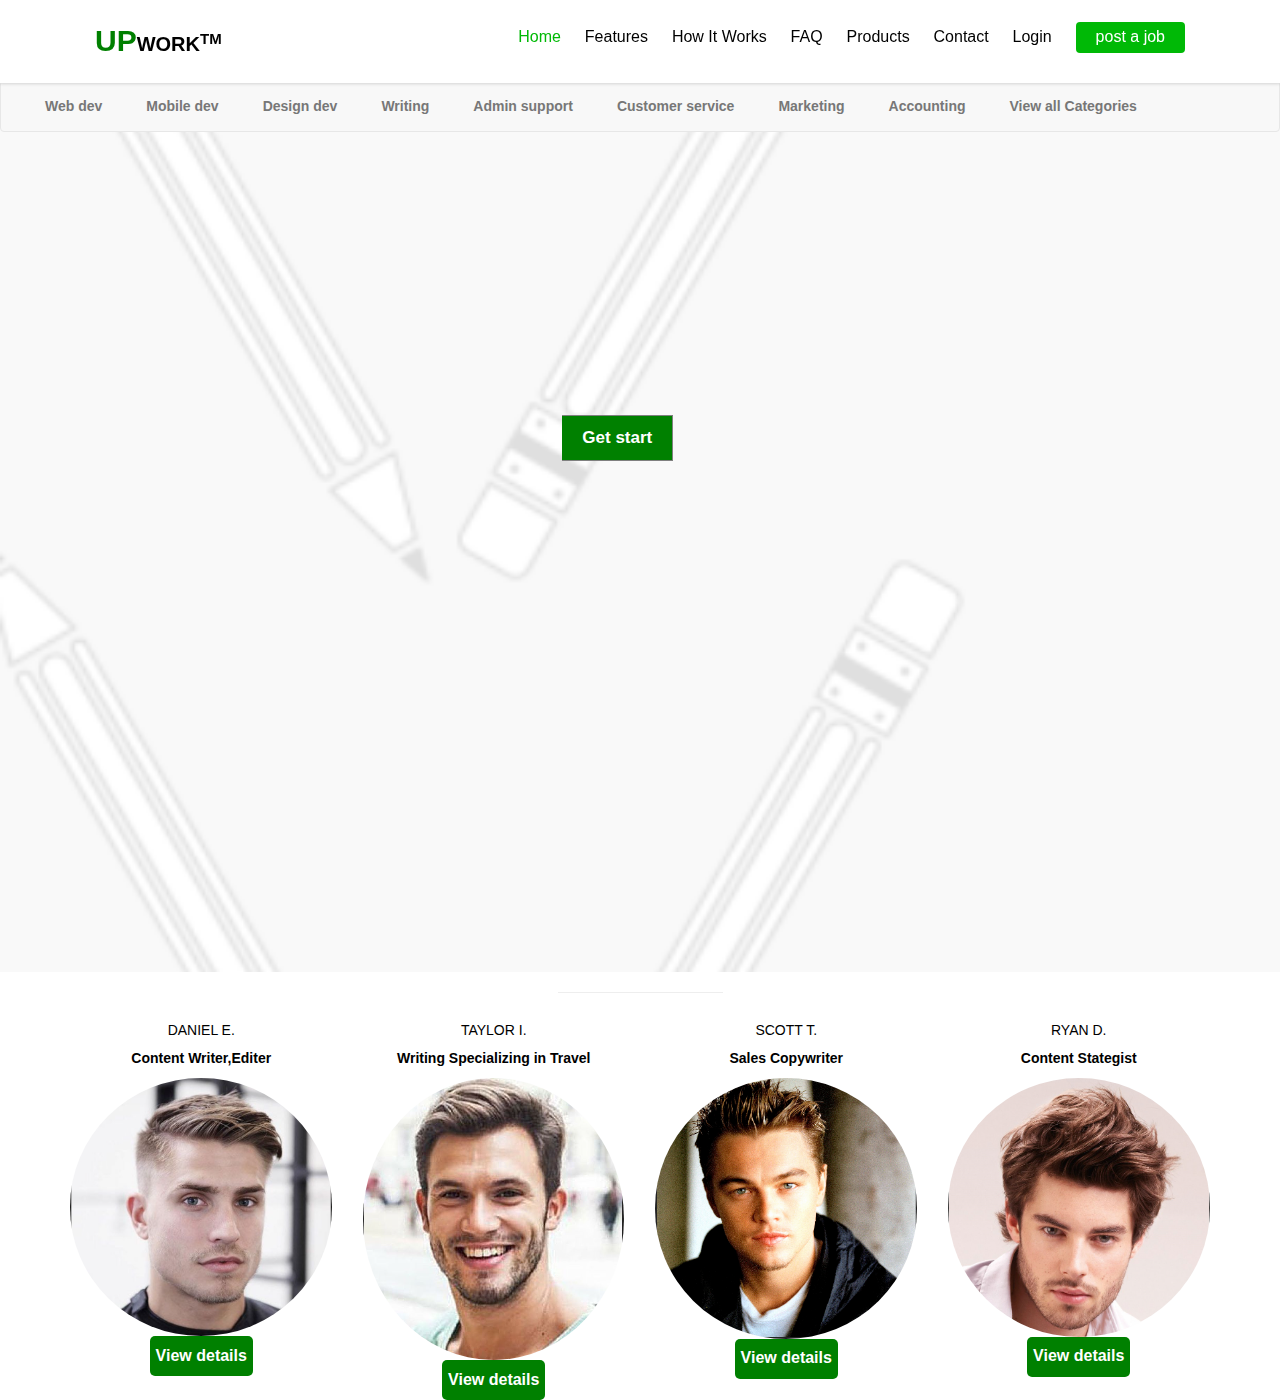
<file: writing_dev.html>
<!DOCTYPE HTML>
<!--
    Usable by gettemplates.co
    Twitter: http://twitter.com/gettemplateco
    URL: http://gettemplates.co
-->
<html>
<head>

    <style>
        h1 {
            text-align: left;
            position: relative;
            bottom: 200px;
        }

        h2 {
            text-align: left;
            position: relative;
            bottom: 190px;
        }

        form {
            position: relative;
            bottom: 180px;
        }

        body {
            font-family: Arial;
        }

        * {
            box-sizing: border-box;
        }

        form.example input[type=text] {
            padding: 10px;
            font-size: 17px;
            border: 1px solid grey;
            float: left;
            width: 40%;
            background: #f1f1f1;
        }

        form.example button {
            float: left;
            width: 10%;
            padding: 10px;
            background: green;
            color: white;
            font-size: 17px;
            border: 1px solid grey;
            border-left: none;
            cursor: pointer;
        }

            form.example button:hover {
                background: #0b7dda;
            }

        form.example::after {
            content: "";
            clear: both;
            display: table;
        }

        .Viewdetails {
            box-sizing: border-box;
        }

            .Viewdetails input[type="submit"] {
                border: none;
                outline: none;
                height: 40px;
                color: #fff;
                font-size: 16px;
                background: green;
                cursor: pointer;
                border-radius: 5px;
            }

                .Viewdetails input[type="submit"]:hover {
                    background: #efed40;
                    color: #262626;
                }

            .Viewdetails a {
                color: #fff;
                font-size: 14px;
                font-weight: bold;
                text-decoration: none;
            }
    </style>
    <meta charset="utf-8">
    <meta http-equiv="X-UA-Compatible" content="IE=edge">
    <title>Usable &mdash; Free Website Template, Free HTML5 Template by gettemplates.co</title>
    <meta name="viewport" content="width=device-width, initial-scale=1">
    <meta name="description" content="Free HTML5 Website Template by gettemplates.co" />
    <meta name="keywords" content="free website templates, free html5, free template, free bootstrap, free website template, html5, css3, mobile first, responsive" />
    <meta name="author" content="gettemplates.co" />
    <!-- Facebook and Twitter integration -->
    <meta property="og:title" content="" />
    <meta property="og:image" content="" />
    <meta property="og:url" content="" />
    <meta property="og:site_name" content="" />
    <meta property="og:description" content="" />
    <meta name="twitter:title" content="" />
    <meta name="twitter:image" content="" />
    <meta name="twitter:url" content="" />
    <meta name="twitter:card" content="" />
    <link href="https://fonts.googleapis.com/css?family=Droid+Sans" rel="stylesheet">


    <!-- Animate.css -->
    <link rel="stylesheet" href="css/animate.css">
    <!-- Icomoon Icon Fonts-->
    <link rel="stylesheet" href="css/icomoon.css">
    <!-- Themify Icons-->
    <link rel="stylesheet" href="css/themify-icons.css">
    <!-- Bootstrap  -->
    <link rel="stylesheet" href="css/bootstrap.css">
    <!-- Magnific Popup -->
    <link rel="stylesheet" href="css/magnific-popup.css">
    <!-- Owl Carousel  -->
    <link rel="stylesheet" href="css/owl.carousel.min.css">
    <link rel="stylesheet" href="css/owl.theme.default.min.css">
    <!-- Theme style  -->
    <link rel="stylesheet" href="css/style.css">
    <!-- Modernizr JS -->
    <script src="js/modernizr-2.6.2.min.js"></script>
    <!-- FOR IE9 below -->
    <!--[if lt IE 9]>
    <script src="js/respond.min.js"></script>
    <![endif]-->
    <meta charset="utf-8">
    <meta name="viewport" content="width=device-width, initial-scale=1">
    <link rel="stylesheet" href="https://maxcdn.bootstrapcdn.com/bootstrap/3.3.7/css/bootstrap.min.css">
    <script src="https://ajax.googleapis.com/ajax/libs/jquery/3.3.1/jquery.min.js"></script>
    <script src="https://maxcdn.bootstrapcdn.com/bootstrap/3.3.7/js/bootstrap.min.js"></script>

    <!--nav-section-->
    <meta name="viewport" content="width=device-width, initial-scale=1">
    <link rel="stylesheet" href="https://maxcdn.bootstrapcdn.com/bootstrap/3.3.7/css/bootstrap.min.css">
</head>
<body>

    <div class="gtco-loader"></div>

    <div id="page">
        <nav class="gtco-nav" role="navigation">
            <div class="gtco-container">
                <div class="row">
                    <div class="col-sm-2 col-xs-12">
                        <div id="gtco-logo"><a href="index.html" ; style="center: left"><b style="color: green; font-size: 1.5em;">UP</b><b>WORK</b><sup>TM</sup></a></div>
                    </div>

                    <div class="col-xs-10 text-right menu-1 main-nav">
                        <ul>
                            <li class="active">
                                <a href="#" data-nav-section="home">Home</a>
                            </li>

                            <li><a href="#" data-nav-section="features">Features</a></li>

                            <li><a href="#" data-nav-section="how-it-works">How It Works</a></li>
                            <li><a href="#" data-nav-section="faq">FAQ</a></li>
                            <li><a href="#" data-nav-section="products">Products</a></li>
                            <li><a href="#" data-nav-section="contact">Contact</a></li>
                            <li><a href="login_b.html" class="external" title="You will be navigated to the external pages">Login</a></li>
                            <li class="btn-cta"><a href="http://gettemplates.co" class="external" title="You will be navigated to the external pages"><span>post a job</span></a></li>
                        </ul>
                    </div>

                </div>

            </div>
        </nav>

        <nav class="navbar navbar-default">
            <div class="container-fluid">
                <div class="navbar-header">
                    <a class="navbar-brand" href="#">WebSiteName</a>
                </div>
                <ul style="z-index:100" class="nav navbar-nav">
                    <li class="active"><a href="#">Home</a></li>
                    <li><a href="#">Page 1</a></li>

                    <li><a href="#">Page 2</a></li>
                    <li><a href="#">Page 3</a></li>
                </ul>
            </div>
        </nav>

        <div id="gtco-header" data-section="home" class="gtco-cover header-fixed" role="banner" style=" background-image:url(images/write.PNG); ">
        <nav style="position:relative; bottom: 35px;" class="navbar navbar-default">
            <div class="container-fluid">
                <div class="navbar-header">
                    <ul class="nav navbar-nav">
                        <li><a href="web-dev.html" style="margin-left:1em"><b>Web dev</b></a></li>
                        <li><a href="Mobile-dev.html" style="margin-left:1em"><b>Mobile dev</b></a></li>
                        <li><a href="design.html" style="margin-left:1em"><b>Design dev</b></a></li>
                        <li><a href="#" style="margin-left:1em"><b>Writing</b></a></li>
                        <li><a href="Admin.html" style="margin-left:1em"><b>Admin support</b></a></li>
                        <li><a href="Customer.html" style="margin-left:1em"><b>Customer service</b></a></li>
                        <li><a href="Marketing.html" style="margin-left:1em"><b>Marketing</a></b></li>
                        <li><a href="Account.html" style="margin-left:1em"><b>Accounting</a></b></li>
                        <li><a href="Categories.html" style="margin-left:1em"><b>View all Categories</b></a></li>
                    </ul>
                </div>
            </div>
        </nav>
        <div class="gtco-container">
            <div class="row">
                <div class="col-md-12 col-md-offset-0 text-center">
                    <div class="display-t">
                        <div class="display-tc">
                            <h1 class="animate-box" data-animate-effect="fadeIn" style="text-align:center"><b style="padding-bottom:100px; font-size:1em; color: black;"><br >Writing wizards</h1>
                            <h2 class="animate-box" data-animate-effect="fadeIn"  style="text-align:center"><b style="color: black;">Find talented and editer</b></h2>
                            <form class="example" action="/action_page.php">
                                <button type="submit" style="position:absolute; margin-left:-7%"><b>Get start</b></button>
                                <p class="animate-box" data-animate-effect="fadeIn"><a style="margin-top:250px"; href="login_b.html" class="btn btn-primary btn-lg">Sign Up for Free</a></p>
                            </form>

                        </div>
                    </div>
                </div>
            </div>
        </div>
    </div>

    <section id="about" class="home-section text-center">

        <div class="container">

            <div class="row">
                <div class="col-lg-2 col-lg-offset-5">
                    <hr class="marginbot-50">
                </div>
            </div>
            <div class="row">
                <div class="col-xs-6 col-sm-3 col-md-3">
                    <div class="wow bounceInUp" data-wow-delay="0.2s">
                        <div class="team boxed-grey">
                            <div class="inner">
                                <h5>DANIEL E.</h5>
                             <p class="subtitle">Content Writer,Editer</p>
                                <div class="avatar"><img src="images/25.PNG" alt="" class="img-responsive img-circle" /></div>
                            </div>
                        </div>
                    </div>
                    <div class="Viewdetails"><input type="submit" name="" value="View details" onclick="action=''"></div>
                </div>
                <div class="col-xs-6 col-sm-3 col-md-3">
                    <div class="wow bounceInUp" data-wow-delay="0.5s">
                        <div class="team boxed-grey">
                            <div class="inner">
                                <h5>TAYLOR I.</h5>
                                <p class="subtitle">Writing Specializing in Travel</p>
                                <div class="avatar"><img src="images/26.PNG" alt="" class="img-responsive img-circle" /></div>

                            </div>
                        </div>
                    </div>
                    <div class="Viewdetails"><input type="submit" name="" value="View details" onclick="action=''"></div>
                </div>
                <div class="col-xs-6 col-sm-3 col-md-3">
                    <div class="wow bounceInUp" data-wow-delay="0.8s">
                        <div class="team boxed-grey">
                            <div class="inner">
                                <h5>SCOTT T.</h5>
                                <p class="subtitle">Sales Copywriter</p>
                                <div class="avatar"><img src="images/27.PNG" alt="" class="img-responsive img-circle" /></div>

                            </div>
                        </div>
                    </div>
                    <div class="Viewdetails"><input type="submit" name="" value="View details" onclick="action=''"></div>
                </div>
                <div class="col-xs-6 col-sm-3 col-md-3">
                    <div class="wow bounceInUp" data-wow-delay="1s">
                        <div class="team boxed-grey">
                            <div class="inner">
                                <h5>RYAN D.</h5>
                                <p class="subtitle">Content Stategist</p>
                                <div class="avatar"><img src="images/28.PNG" alt="" class="img-responsive img-circle" /></div>

                            </div>
                        </div>
                    </div>
                    <div class="Viewdetails"><input type="submit" name="" value="View details" onclick="action=''"></div>
                </div>
            </div>
        </div>
    </section>


    <!-- jQuery -->
    <script src="js/jquery.min.js"></script>
    <!-- jQuery Easing -->
    <script src="js/jquery.easing.1.3.js"></script>
    <!-- Bootstrap -->
    <script src="js/bootstrap.min.js"></script>
    <!-- Waypoints -->
    <script src="js/jquery.waypoints.min.js"></script>
    <!-- Carousel -->
    <script src="js/owl.carousel.min.js"></script>
    <!-- countTo -->
    <script src="js/jquery.countTo.js"></script>
    <!-- Magnific Popup -->
    <script src="js/jquery.magnific-popup.min.js"></script>
    <script src="js/magnific-popup-options.js"></script>
    <!-- Main -->
    <script src="js/main.js"></script>
</body>
</html>
</file>
<file: css/icomoon.css>
@font-face {
  font-family: 'icomoon';
  src:  url('../fonts/icomoon/icomoon.eot?6iuir');
  src:  url('../fonts/icomoon/icomoon.eot?6iuir#iefix') format('embedded-opentype'),
    url('../fonts/icomoon/icomoon.ttf?6iuir') format('truetype'),
    url('../fonts/icomoon/icomoon.woff?6iuir') format('woff'),
    url('../fonts/icomoon/icomoon.svg?6iuir#icomoon') format('svg');
  font-weight: normal;
  font-style: normal;
}

[class^="icon-"], [class*=" icon-"] {
  /* use !important to prevent issues with browser extensions that change fonts */
  font-family: 'icomoon' !important;
  speak: none;
  font-style: normal;
  font-weight: normal;
  font-variant: normal;
  text-transform: none;
  line-height: 1;

  /* Better Font Rendering =========== */
  -webkit-font-smoothing: antialiased;
  -moz-osx-font-smoothing: grayscale;
}

.icon-eye:before {
  content: "\e000";
}
.icon-paper-clip:before {
  content: "\e001";
}
.icon-mail:before {
  content: "\e002";
}
.icon-toggle:before {
  content: "\e003";
}
.icon-layout:before {
  content: "\e004";
}
.icon-link:before {
  content: "\e005";
}
.icon-bell:before {
  content: "\e006";
}
.icon-lock:before {
  content: "\e007";
}
.icon-unlock:before {
  content: "\e008";
}
.icon-ribbon:before {
  content: "\e009";
}
.icon-image:before {
  content: "\e010";
}
.icon-signal:before {
  content: "\e011";
}
.icon-target:before {
  content: "\e012";
}
.icon-clipboard:before {
  content: "\e013";
}
.icon-clock:before {
  content: "\e014";
}
.icon-watch:before {
  content: "\e015";
}
.icon-air-play:before {
  content: "\e016";
}
.icon-camera:before {
  content: "\e017";
}
.icon-video:before {
  content: "\e018";
}
.icon-disc:before {
  content: "\e019";
}
.icon-printer:before {
  content: "\e020";
}
.icon-monitor:before {
  content: "\e021";
}
.icon-server:before {
  content: "\e022";
}
.icon-cog:before {
  content: "\e023";
}
.icon-heart:before {
  content: "\e024";
}
.icon-paragraph:before {
  content: "\e025";
}
.icon-align-justify:before {
  content: "\e026";
}
.icon-align-left:before {
  content: "\e027";
}
.icon-align-center:before {
  content: "\e028";
}
.icon-align-right:before {
  content: "\e029";
}
.icon-book:before {
  content: "\e030";
}
.icon-layers:before {
  content: "\e031";
}
.icon-stack:before {
  content: "\e032";
}
.icon-stack-2:before {
  content: "\e033";
}
.icon-paper:before {
  content: "\e034";
}
.icon-paper-stack:before {
  content: "\e035";
}
.icon-search:before {
  content: "\e036";
}
.icon-zoom-in:before {
  content: "\e037";
}
.icon-zoom-out:before {
  content: "\e038";
}
.icon-reply:before {
  content: "\e039";
}
.icon-circle-plus:before {
  content: "\e040";
}
.icon-circle-minus:before {
  content: "\e041";
}
.icon-circle-check:before {
  content: "\e042";
}
.icon-circle-cross:before {
  content: "\e043";
}
.icon-square-plus:before {
  content: "\e044";
}
.icon-square-minus:before {
  content: "\e045";
}
.icon-square-check:before {
  content: "\e046";
}
.icon-square-cross:before {
  content: "\e047";
}
.icon-microphone:before {
  content: "\e048";
}
.icon-record:before {
  content: "\e049";
}
.icon-skip-back:before {
  content: "\e050";
}
.icon-rewind:before {
  content: "\e051";
}
.icon-play:before {
  content: "\e052";
}
.icon-pause:before {
  content: "\e053";
}
.icon-stop:before {
  content: "\e054";
}
.icon-fast-forward:before {
  content: "\e055";
}
.icon-skip-forward:before {
  content: "\e056";
}
.icon-shuffle:before {
  content: "\e057";
}
.icon-repeat:before {
  content: "\e058";
}
.icon-folder:before {
  content: "\e059";
}
.icon-umbrella:before {
  content: "\e060";
}
.icon-moon:before {
  content: "\e061";
}
.icon-thermometer:before {
  content: "\e062";
}
.icon-drop:before {
  content: "\e063";
}
.icon-sun:before {
  content: "\e064";
}
.icon-cloud:before {
  content: "\e065";
}
.icon-cloud-upload:before {
  content: "\e066";
}
.icon-cloud-download:before {
  content: "\e067";
}
.icon-upload:before {
  content: "\e068";
}
.icon-download:before {
  content: "\e069";
}
.icon-location:before {
  content: "\e070";
}
.icon-location-2:before {
  content: "\e071";
}
.icon-map:before {
  content: "\e072";
}
.icon-battery:before {
  content: "\e073";
}
.icon-head:before {
  content: "\e074";
}
.icon-briefcase:before {
  content: "\e075";
}
.icon-speech-bubble:before {
  content: "\e076";
}
.icon-anchor:before {
  content: "\e077";
}
.icon-globe:before {
  content: "\e078";
}
.icon-box:before {
  content: "\e079";
}
.icon-reload:before {
  content: "\e080";
}
.icon-share:before {
  content: "\e081";
}
.icon-marquee:before {
  content: "\e082";
}
.icon-marquee-plus:before {
  content: "\e083";
}
.icon-marquee-minus:before {
  content: "\e084";
}
.icon-tag:before {
  content: "\e085";
}
.icon-power:before {
  content: "\e086";
}
.icon-command:before {
  content: "\e087";
}
.icon-alt:before {
  content: "\e088";
}
.icon-esc:before {
  content: "\e089";
}
.icon-bar-graph:before {
  content: "\e090";
}
.icon-bar-graph-2:before {
  content: "\e091";
}
.icon-pie-graph:before {
  content: "\e092";
}
.icon-star:before {
  content: "\e093";
}
.icon-arrow-left:before {
  content: "\e094";
}
.icon-arrow-right:before {
  content: "\e095";
}
.icon-arrow-up:before {
  content: "\e096";
}
.icon-arrow-down:before {
  content: "\e097";
}
.icon-volume:before {
  content: "\e098";
}
.icon-mute:before {
  content: "\e099";
}
.icon-content-right:before {
  content: "\e100";
}
.icon-content-left:before {
  content: "\e101";
}
.icon-grid:before {
  content: "\e102";
}
.icon-grid-2:before {
  content: "\e103";
}
.icon-columns:before {
  content: "\e104";
}
.icon-loader:before {
  content: "\e105";
}
.icon-bag:before {
  content: "\e106";
}
.icon-ban:before {
  content: "\e107";
}
.icon-flag:before {
  content: "\e108";
}
.icon-trash:before {
  content: "\e109";
}
.icon-expand:before {
  content: "\e110";
}
.icon-contract:before {
  content: "\e111";
}
.icon-maximize:before {
  content: "\e112";
}
.icon-minimize:before {
  content: "\e113";
}
.icon-plus:before {
  content: "\e114";
}
.icon-minus:before {
  content: "\e115";
}
.icon-check:before {
  content: "\e116";
}
.icon-cross:before {
  content: "\e117";
}
.icon-move:before {
  content: "\e118";
}
.icon-delete:before {
  content: "\e119";
}
.icon-menu:before {
  content: "\e120";
}
.icon-archive:before {
  content: "\e121";
}
.icon-inbox:before {
  content: "\e122";
}
.icon-outbox:before {
  content: "\e123";
}
.icon-file:before {
  content: "\e124";
}
.icon-file-add:before {
  content: "\e125";
}
.icon-file-subtract:before {
  content: "\e126";
}
.icon-help:before {
  content: "\e127";
}
.icon-open:before {
  content: "\e128";
}
.icon-ellipsis:before {
  content: "\e129";
}
.icon-add-to-list:before {
  content: "\e900";
}
.icon-classic-computer:before {
  content: "\e901";
}
.icon-controller-fast-backward:before {
  content: "\e902";
}
.icon-creative-commons-attribution:before {
  content: "\e903";
}
.icon-creative-commons-noderivs:before {
  content: "\e904";
}
.icon-creative-commons-noncommercial-eu:before {
  content: "\e905";
}
.icon-creative-commons-noncommercial-us:before {
  content: "\e906";
}
.icon-creative-commons-public-domain:before {
  content: "\e907";
}
.icon-creative-commons-remix:before {
  content: "\e908";
}
.icon-creative-commons-share:before {
  content: "\e909";
}
.icon-creative-commons-sharealike:before {
  content: "\e90a";
}
.icon-creative-commons:before {
  content: "\e90b";
}
.icon-document-landscape:before {
  content: "\e90c";
}
.icon-remove-user:before {
  content: "\e90d";
}
.icon-warning:before {
  content: "\e90e";
}
.icon-arrow-bold-down:before {
  content: "\e90f";
}
.icon-arrow-bold-left:before {
  content: "\e910";
}
.icon-arrow-bold-right:before {
  content: "\e911";
}
.icon-arrow-bold-up:before {
  content: "\e912";
}
.icon-arrow-down2:before {
  content: "\e913";
}
.icon-arrow-left2:before {
  content: "\e914";
}
.icon-arrow-long-down:before {
  content: "\e915";
}
.icon-arrow-long-left:before {
  content: "\e916";
}
.icon-arrow-long-right:before {
  content: "\e917";
}
.icon-arrow-long-up:before {
  content: "\e918";
}
.icon-arrow-right2:before {
  content: "\e919";
}
.icon-arrow-up2:before {
  content: "\e91a";
}
.icon-arrow-with-circle-down:before {
  content: "\e91b";
}
.icon-arrow-with-circle-left:before {
  content: "\e91c";
}
.icon-arrow-with-circle-right:before {
  content: "\e91d";
}
.icon-arrow-with-circle-up:before {
  content: "\e91e";
}
.icon-bookmark:before {
  content: "\e91f";
}
.icon-bookmarks:before {
  content: "\e920";
}
.icon-chevron-down:before {
  content: "\e921";
}
.icon-chevron-left:before {
  content: "\e922";
}
.icon-chevron-right:before {
  content: "\e923";
}
.icon-chevron-small-down:before {
  content: "\e924";
}
.icon-chevron-small-left:before {
  content: "\e925";
}
.icon-chevron-small-right:before {
  content: "\e926";
}
.icon-chevron-small-up:before {
  content: "\e927";
}
.icon-chevron-thin-down:before {
  content: "\e928";
}
.icon-chevron-thin-left:before {
  content: "\e929";
}
.icon-chevron-thin-right:before {
  content: "\e92a";
}
.icon-chevron-thin-up:before {
  content: "\e92b";
}
.icon-chevron-up:before {
  content: "\e92c";
}
.icon-chevron-with-circle-down:before {
  content: "\e92d";
}
.icon-chevron-with-circle-left:before {
  content: "\e92e";
}
.icon-chevron-with-circle-right:before {
  content: "\e92f";
}
.icon-chevron-with-circle-up:before {
  content: "\e930";
}
.icon-cloud2:before {
  content: "\e931";
}
.icon-controller-fast-forward:before {
  content: "\e932";
}
.icon-controller-jump-to-start:before {
  content: "\e933";
}
.icon-controller-next:before {
  content: "\e934";
}
.icon-controller-paus:before {
  content: "\e935";
}
.icon-controller-play:before {
  content: "\e936";
}
.icon-controller-record:before {
  content: "\e937";
}
.icon-controller-stop:before {
  content: "\e938";
}
.icon-controller-volume:before {
  content: "\e939";
}
.icon-dot-single:before {
  content: "\e93a";
}
.icon-dots-three-horizontal:before {
  content: "\e93b";
}
.icon-dots-three-vertical:before {
  content: "\e93c";
}
.icon-dots-two-horizontal:before {
  content: "\e93d";
}
.icon-dots-two-vertical:before {
  content: "\e93e";
}
.icon-download2:before {
  content: "\e93f";
}
.icon-emoji-flirt:before {
  content: "\e940";
}
.icon-flow-branch:before {
  content: "\e941";
}
.icon-flow-cascade:before {
  content: "\e942";
}
.icon-flow-line:before {
  content: "\e943";
}
.icon-flow-parallel:before {
  content: "\e944";
}
.icon-flow-tree:before {
  content: "\e945";
}
.icon-install:before {
  content: "\e946";
}
.icon-layers2:before {
  content: "\e947";
}
.icon-open-book:before {
  content: "\e948";
}
.icon-resize-100:before {
  content: "\e949";
}
.icon-resize-full-screen:before {
  content: "\e94a";
}
.icon-save:before {
  content: "\e94b";
}
.icon-select-arrows:before {
  content: "\e94c";
}
.icon-sound-mute:before {
  content: "\e94d";
}
.icon-sound:before {
  content: "\e94e";
}
.icon-trash2:before {
  content: "\e94f";
}
.icon-triangle-down:before {
  content: "\e950";
}
.icon-triangle-left:before {
  content: "\e951";
}
.icon-triangle-right:before {
  content: "\e952";
}
.icon-triangle-up:before {
  content: "\e953";
}
.icon-uninstall:before {
  content: "\e954";
}
.icon-upload-to-cloud:before {
  content: "\e955";
}
.icon-upload2:before {
  content: "\e956";
}
.icon-add-user:before {
  content: "\e957";
}
.icon-address:before {
  content: "\e958";
}
.icon-adjust:before {
  content: "\e959";
}
.icon-air:before {
  content: "\e95a";
}
.icon-aircraft-landing:before {
  content: "\e95b";
}
.icon-aircraft-take-off:before {
  content: "\e95c";
}
.icon-aircraft:before {
  content: "\e95d";
}
.icon-align-bottom:before {
  content: "\e95e";
}
.icon-align-horizontal-middle:before {
  content: "\e95f";
}
.icon-align-left2:before {
  content: "\e960";
}
.icon-align-right2:before {
  content: "\e961";
}
.icon-align-top:before {
  content: "\e962";
}
.icon-align-vertical-middle:before {
  content: "\e963";
}
.icon-archive2:before {
  content: "\e964";
}
.icon-area-graph:before {
  content: "\e965";
}
.icon-attachment:before {
  content: "\e966";
}
.icon-awareness-ribbon:before {
  content: "\e967";
}
.icon-back-in-time:before {
  content: "\e968";
}
.icon-back:before {
  content: "\e969";
}
.icon-bar-graph2:before {
  content: "\e96a";
}
.icon-battery2:before {
  content: "\e96b";
}
.icon-beamed-note:before {
  content: "\e96c";
}
.icon-bell2:before {
  content: "\e96d";
}
.icon-blackboard:before {
  content: "\e96e";
}
.icon-block:before {
  content: "\e96f";
}
.icon-book2:before {
  content: "\e970";
}
.icon-bowl:before {
  content: "\e971";
}
.icon-box2:before {
  content: "\e972";
}
.icon-briefcase2:before {
  content: "\e973";
}
.icon-browser:before {
  content: "\e974";
}
.icon-brush:before {
  content: "\e975";
}
.icon-bucket:before {
  content: "\e976";
}
.icon-cake:before {
  content: "\e977";
}
.icon-calculator:before {
  content: "\e978";
}
.icon-calendar:before {
  content: "\e979";
}
.icon-camera2:before {
  content: "\e97a";
}
.icon-ccw:before {
  content: "\e97b";
}
.icon-chat:before {
  content: "\e97c";
}
.icon-check2:before {
  content: "\e97d";
}
.icon-circle-with-cross:before {
  content: "\e97e";
}
.icon-circle-with-minus:before {
  content: "\e97f";
}
.icon-circle-with-plus:before {
  content: "\e980";
}
.icon-circle:before {
  content: "\e981";
}
.icon-circular-graph:before {
  content: "\e982";
}
.icon-clapperboard:before {
  content: "\e983";
}
.icon-clipboard2:before {
  content: "\e984";
}
.icon-clock2:before {
  content: "\e985";
}
.icon-code:before {
  content: "\e986";
}
.icon-cog2:before {
  content: "\e987";
}
.icon-colours:before {
  content: "\e988";
}
.icon-compass:before {
  content: "\e989";
}
.icon-copy:before {
  content: "\e98a";
}
.icon-credit-card:before {
  content: "\e98b";
}
.icon-credit:before {
  content: "\e98c";
}
.icon-cross2:before {
  content: "\e98d";
}
.icon-cup:before {
  content: "\e98e";
}
.icon-cw:before {
  content: "\e98f";
}
.icon-cycle:before {
  content: "\e990";
}
.icon-database:before {
  content: "\e991";
}
.icon-dial-pad:before {
  content: "\e992";
}
.icon-direction:before {
  content: "\e993";
}
.icon-document:before {
  content: "\e994";
}
.icon-documents:before {
  content: "\e995";
}
.icon-drink:before {
  content: "\e996";
}
.icon-drive:before {
  content: "\e997";
}
.icon-drop2:before {
  content: "\e998";
}
.icon-edit:before {
  content: "\e999";
}
.icon-email:before {
  content: "\e99a";
}
.icon-emoji-happy:before {
  content: "\e99b";
}
.icon-emoji-neutral:before {
  content: "\e99c";
}
.icon-emoji-sad:before {
  content: "\e99d";
}
.icon-erase:before {
  content: "\e99e";
}
.icon-eraser:before {
  content: "\e99f";
}
.icon-export:before {
  content: "\e9a0";
}
.icon-eye2:before {
  content: "\e9a1";
}
.icon-feather:before {
  content: "\e9a2";
}
.icon-flag2:before {
  content: "\e9a3";
}
.icon-flash:before {
  content: "\e9a4";
}
.icon-flashlight:before {
  content: "\e9a5";
}
.icon-flat-brush:before {
  content: "\e9a6";
}
.icon-folder-images:before {
  content: "\e9a7";
}
.icon-folder-music:before {
  content: "\e9a8";
}
.icon-folder-video:before {
  content: "\e9a9";
}
.icon-folder2:before {
  content: "\e9aa";
}
.icon-forward:before {
  content: "\e9ab";
}
.icon-funnel:before {
  content: "\e9ac";
}
.icon-game-controller:before {
  content: "\e9ad";
}
.icon-gauge:before {
  content: "\e9ae";
}
.icon-globe2:before {
  content: "\e9af";
}
.icon-graduation-cap:before {
  content: "\e9b0";
}
.icon-grid2:before {
  content: "\e9b1";
}
.icon-hair-cross:before {
  content: "\e9b2";
}
.icon-hand:before {
  content: "\e9b3";
}
.icon-heart-outlined:before {
  content: "\e9b4";
}
.icon-heart2:before {
  content: "\e9b5";
}
.icon-help-with-circle:before {
  content: "\e9b6";
}
.icon-help2:before {
  content: "\e9b7";
}
.icon-home:before {
  content: "\e9b8";
}
.icon-hour-glass:before {
  content: "\e9b9";
}
.icon-image-inverted:before {
  content: "\e9ba";
}
.icon-image2:before {
  content: "\e9bb";
}
.icon-images:before {
  content: "\e9bc";
}
.icon-inbox2:before {
  content: "\e9bd";
}
.icon-infinity:before {
  content: "\e9be";
}
.icon-info-with-circle:before {
  content: "\e9bf";
}
.icon-info:before {
  content: "\e9c0";
}
.icon-key:before {
  content: "\e9c1";
}
.icon-keyboard:before {
  content: "\e9c2";
}
.icon-lab-flask:before {
  content: "\e9c3";
}
.icon-landline:before {
  content: "\e9c4";
}
.icon-language:before {
  content: "\e9c5";
}
.icon-laptop:before {
  content: "\e9c6";
}
.icon-leaf:before {
  content: "\e9c7";
}
.icon-level-down:before {
  content: "\e9c8";
}
.icon-level-up:before {
  content: "\e9c9";
}
.icon-lifebuoy:before {
  content: "\e9ca";
}
.icon-light-bulb:before {
  content: "\e9cb";
}
.icon-light-down:before {
  content: "\e9cc";
}
.icon-light-up:before {
  content: "\e9cd";
}
.icon-line-graph:before {
  content: "\e9ce";
}
.icon-link2:before {
  content: "\e9cf";
}
.icon-list:before {
  content: "\e9d0";
}
.icon-location-pin:before {
  content: "\e9d1";
}
.icon-location2:before {
  content: "\e9d2";
}
.icon-lock-open:before {
  content: "\e9d3";
}
.icon-lock2:before {
  content: "\e9d4";
}
.icon-log-out:before {
  content: "\e9d5";
}
.icon-login:before {
  content: "\e9d6";
}
.icon-loop:before {
  content: "\e9d7";
}
.icon-magnet:before {
  content: "\e9d8";
}
.icon-magnifying-glass:before {
  content: "\e9d9";
}
.icon-mail2:before {
  content: "\e9da";
}
.icon-man:before {
  content: "\e9db";
}
.icon-map2:before {
  content: "\e9dc";
}
.icon-mask:before {
  content: "\e9dd";
}
.icon-medal:before {
  content: "\e9de";
}
.icon-megaphone:before {
  content: "\e9df";
}
.icon-menu2:before {
  content: "\e9e0";
}
.icon-message:before {
  content: "\e9e1";
}
.icon-mic:before {
  content: "\e9e2";
}
.icon-minus2:before {
  content: "\e9e3";
}
.icon-mobile:before {
  content: "\e9e4";
}
.icon-modern-mic:before {
  content: "\e9e5";
}
.icon-moon2:before {
  content: "\e9e6";
}
.icon-mouse:before {
  content: "\e9e7";
}
.icon-music:before {
  content: "\e9e8";
}
.icon-network:before {
  content: "\e9e9";
}
.icon-new-message:before {
  content: "\e9ea";
}
.icon-new:before {
  content: "\e9eb";
}
.icon-news:before {
  content: "\e9ec";
}
.icon-note:before {
  content: "\e9ed";
}
.icon-notification:before {
  content: "\e9ee";
}
.icon-old-mobile:before {
  content: "\e9ef";
}
.icon-old-phone:before {
  content: "\e9f0";
}
.icon-palette:before {
  content: "\e9f1";
}
.icon-paper-plane:before {
  content: "\e9f2";
}
.icon-pencil:before {
  content: "\e9f3";
}
.icon-phone:before {
  content: "\e9f4";
}
.icon-pie-chart:before {
  content: "\e9f5";
}
.icon-pin:before {
  content: "\e9f6";
}
.icon-plus2:before {
  content: "\e9f7";
}
.icon-popup:before {
  content: "\e9f8";
}
.icon-power-plug:before {
  content: "\e9f9";
}
.icon-price-ribbon:before {
  content: "\e9fa";
}
.icon-price-tag:before {
  content: "\e9fb";
}
.icon-print:before {
  content: "\e9fc";
}
.icon-progress-empty:before {
  content: "\e9fd";
}
.icon-progress-full:before {
  content: "\e9fe";
}
.icon-progress-one:before {
  content: "\e9ff";
}
.icon-progress-two:before {
  content: "\ea00";
}
.icon-publish:before {
  content: "\ea01";
}
.icon-quote:before {
  content: "\ea02";
}
.icon-radio:before {
  content: "\ea03";
}
.icon-reply-all:before {
  content: "\ea04";
}
.icon-reply2:before {
  content: "\ea05";
}
.icon-retweet:before {
  content: "\ea06";
}
.icon-rocket:before {
  content: "\ea07";
}
.icon-round-brush:before {
  content: "\ea08";
}
.icon-rss:before {
  content: "\ea09";
}
.icon-ruler:before {
  content: "\ea0a";
}
.icon-scissors:before {
  content: "\ea0b";
}
.icon-share-alternitive:before {
  content: "\ea0c";
}
.icon-share2:before {
  content: "\ea0d";
}
.icon-shareable:before {
  content: "\ea0e";
}
.icon-shield:before {
  content: "\ea0f";
}
.icon-shop:before {
  content: "\ea10";
}
.icon-shopping-bag:before {
  content: "\ea11";
}
.icon-shopping-basket:before {
  content: "\ea12";
}
.icon-shopping-cart:before {
  content: "\ea13";
}
.icon-shuffle2:before {
  content: "\ea14";
}
.icon-signal2:before {
  content: "\ea15";
}
.icon-sound-mix:before {
  content: "\ea16";
}
.icon-sports-club:before {
  content: "\ea17";
}
.icon-spreadsheet:before {
  content: "\ea18";
}
.icon-squared-cross:before {
  content: "\ea19";
}
.icon-squared-minus:before {
  content: "\ea1a";
}
.icon-squared-plus:before {
  content: "\ea1b";
}
.icon-star-outlined:before {
  content: "\ea1c";
}
.icon-star2:before {
  content: "\ea1d";
}
.icon-stopwatch:before {
  content: "\ea1e";
}
.icon-suitcase:before {
  content: "\ea1f";
}
.icon-swap:before {
  content: "\ea20";
}
.icon-sweden:before {
  content: "\ea21";
}
.icon-switch:before {
  content: "\ea22";
}
.icon-tablet:before {
  content: "\ea23";
}
.icon-tag2:before {
  content: "\ea24";
}
.icon-text-document-inverted:before {
  content: "\ea25";
}
.icon-text-document:before {
  content: "\ea26";
}
.icon-text:before {
  content: "\ea27";
}
.icon-thermometer2:before {
  content: "\ea28";
}
.icon-thumbs-down:before {
  content: "\ea29";
}
.icon-thumbs-up:before {
  content: "\ea2a";
}
.icon-thunder-cloud:before {
  content: "\ea2b";
}
.icon-ticket:before {
  content: "\ea2c";
}
.icon-time-slot:before {
  content: "\ea2d";
}
.icon-tools:before {
  content: "\ea2e";
}
.icon-traffic-cone:before {
  content: "\ea2f";
}
.icon-tree:before {
  content: "\ea30";
}
.icon-trophy:before {
  content: "\ea31";
}
.icon-tv:before {
  content: "\ea32";
}
.icon-typing:before {
  content: "\ea33";
}
.icon-unread:before {
  content: "\ea34";
}
.icon-untag:before {
  content: "\ea35";
}
.icon-user:before {
  content: "\ea36";
}
.icon-users:before {
  content: "\ea37";
}
.icon-v-card:before {
  content: "\ea38";
}
.icon-video2:before {
  content: "\ea39";
}
.icon-vinyl:before {
  content: "\ea3a";
}
.icon-voicemail:before {
  content: "\ea3b";
}
.icon-wallet:before {
  content: "\ea3c";
}
.icon-water:before {
  content: "\ea3d";
}
.icon-px-with-circle:before {
  content: "\ea3e";
}
.icon-px:before {
  content: "\ea3f";
}
.icon-basecamp:before {
  content: "\ea40";
}
.icon-behance:before {
  content: "\ea41";
}
.icon-creative-cloud:before {
  content: "\ea42";
}
.icon-dropbox:before {
  content: "\ea43";
}
.icon-evernote:before {
  content: "\ea44";
}
.icon-flattr:before {
  content: "\ea45";
}
.icon-foursquare:before {
  content: "\ea46";
}
.icon-google-drive:before {
  content: "\ea47";
}
.icon-google-hangouts:before {
  content: "\ea48";
}
.icon-grooveshark:before {
  content: "\ea49";
}
.icon-icloud:before {
  content: "\ea4a";
}
.icon-mixi:before {
  content: "\ea4b";
}
.icon-onedrive:before {
  content: "\ea4c";
}
.icon-paypal:before {
  content: "\ea4d";
}
.icon-picasa:before {
  content: "\ea4e";
}
.icon-qq:before {
  content: "\ea4f";
}
.icon-rdio-with-circle:before {
  content: "\ea50";
}
.icon-renren:before {
  content: "\ea51";
}
.icon-scribd:before {
  content: "\ea52";
}
.icon-sina-weibo:before {
  content: "\ea53";
}
.icon-skype-with-circle:before {
  content: "\ea54";
}
.icon-skype:before {
  content: "\ea55";
}
.icon-slideshare:before {
  content: "\ea56";
}
.icon-smashing:before {
  content: "\ea57";
}
.icon-soundcloud:before {
  content: "\ea58";
}
.icon-spotify-with-circle:before {
  content: "\ea59";
}
.icon-spotify:before {
  content: "\ea5a";
}
.icon-swarm:before {
  content: "\ea5b";
}
.icon-vine-with-circle:before {
  content: "\ea5c";
}
.icon-vine:before {
  content: "\ea5d";
}
.icon-vk-alternitive:before {
  content: "\ea5e";
}
.icon-vk-with-circle:before {
  content: "\ea5f";
}
.icon-vk:before {
  content: "\ea60";
}
.icon-xing-with-circle:before {
  content: "\ea61";
}
.icon-xing:before {
  content: "\ea62";
}
.icon-yelp:before {
  content: "\ea63";
}
.icon-dribbble-with-circle:before {
  content: "\ea64";
}
.icon-dribbble:before {
  content: "\ea65";
}
.icon-facebook-with-circle:before {
  content: "\ea66";
}
.icon-facebook:before {
  content: "\ea67";
}
.icon-flickr-with-circle:before {
  content: "\ea68";
}
.icon-flickr:before {
  content: "\ea69";
}
.icon-github-with-circle:before {
  content: "\ea6a";
}
.icon-github:before {
  content: "\ea6b";
}
.icon-google-with-circle:before {
  content: "\ea6c";
}
.icon-google:before {
  content: "\ea6d";
}
.icon-instagram-with-circle:before {
  content: "\ea6e";
}
.icon-instagram:before {
  content: "\ea6f";
}
.icon-lastfm-with-circle:before {
  content: "\ea70";
}
.icon-lastfm:before {
  content: "\ea71";
}
.icon-linkedin-with-circle:before {
  content: "\ea72";
}
.icon-linkedin:before {
  content: "\ea73";
}
.icon-pinterest-with-circle:before {
  content: "\ea74";
}
.icon-pinterest:before {
  content: "\ea75";
}
.icon-rdio:before {
  content: "\ea76";
}
.icon-stumbleupon-with-circle:before {
  content: "\ea77";
}
.icon-stumbleupon:before {
  content: "\ea78";
}
.icon-tumblr-with-circle:before {
  content: "\ea79";
}
.icon-tumblr:before {
  content: "\ea7a";
}
.icon-twitter-with-circle:before {
  content: "\ea7b";
}
.icon-twitter:before {
  content: "\ea7c";
}
.icon-vimeo-with-circle:before {
  content: "\ea7d";
}
.icon-vimeo:before {
  content: "\ea7e";
}
.icon-youtube-with-circle:before {
  content: "\ea7f";
}
.icon-youtube:before {
  content: "\ea80";
}
</file>
<file: css/themify-icons.css>
@font-face {
	font-family: 'themify';
	src:url('../fonts/themify-icons/themify.eot?-fvbane');
	src:url('../fonts/themify-icons/themify.eot?#iefix-fvbane') format('embedded-opentype'),
		url('../fonts/themify-icons/themify.woff?-fvbane') format('woff'),
		url('../fonts/themify-icons/themify.ttf?-fvbane') format('truetype'),
		url('../fonts/themify-icons/themify.svg?-fvbane#themify') format('svg');
	font-weight: normal;
	font-style: normal;
}

[class^="ti-"], [class*=" ti-"] {
	font-family: 'themify';
	speak: none;
	font-style: normal;
	font-weight: normal;
	font-variant: normal;
	text-transform: none;
	line-height: 1;

	/* Better Font Rendering =========== */
	-webkit-font-smoothing: antialiased;
	-moz-osx-font-smoothing: grayscale;
}

.ti-wand:before {
	content: "\e600";
}
.ti-volume:before {
	content: "\e601";
}
.ti-user:before {
	content: "\e602";
}
.ti-unlock:before {
	content: "\e603";
}
.ti-unlink:before {
	content: "\e604";
}
.ti-trash:before {
	content: "\e605";
}
.ti-thought:before {
	content: "\e606";
}
.ti-target:before {
	content: "\e607";
}
.ti-tag:before {
	content: "\e608";
}
.ti-tablet:before {
	content: "\e609";
}
.ti-star:before {
	content: "\e60a";
}
.ti-spray:before {
	content: "\e60b";
}
.ti-signal:before {
	content: "\e60c";
}
.ti-shopping-cart:before {
	content: "\e60d";
}
.ti-shopping-cart-full:before {
	content: "\e60e";
}
.ti-settings:before {
	content: "\e60f";
}
.ti-search:before {
	content: "\e610";
}
.ti-zoom-in:before {
	content: "\e611";
}
.ti-zoom-out:before {
	content: "\e612";
}
.ti-cut:before {
	content: "\e613";
}
.ti-ruler:before {
	content: "\e614";
}
.ti-ruler-pencil:before {
	content: "\e615";
}
.ti-ruler-alt:before {
	content: "\e616";
}
.ti-bookmark:before {
	content: "\e617";
}
.ti-bookmark-alt:before {
	content: "\e618";
}
.ti-reload:before {
	content: "\e619";
}
.ti-plus:before {
	content: "\e61a";
}
.ti-pin:before {
	content: "\e61b";
}
.ti-pencil:before {
	content: "\e61c";
}
.ti-pencil-alt:before {
	content: "\e61d";
}
.ti-paint-roller:before {
	content: "\e61e";
}
.ti-paint-bucket:before {
	content: "\e61f";
}
.ti-na:before {
	content: "\e620";
}
.ti-mobile:before {
	content: "\e621";
}
.ti-minus:before {
	content: "\e622";
}
.ti-medall:before {
	content: "\e623";
}
.ti-medall-alt:before {
	content: "\e624";
}
.ti-marker:before {
	content: "\e625";
}
.ti-marker-alt:before {
	content: "\e626";
}
.ti-arrow-up:before {
	content: "\e627";
}
.ti-arrow-right:before {
	content: "\e628";
}
.ti-arrow-left:before {
	content: "\e629";
}
.ti-arrow-down:before {
	content: "\e62a";
}
.ti-lock:before {
	content: "\e62b";
}
.ti-location-arrow:before {
	content: "\e62c";
}
.ti-link:before {
	content: "\e62d";
}
.ti-layout:before {
	content: "\e62e";
}
.ti-layers:before {
	content: "\e62f";
}
.ti-layers-alt:before {
	content: "\e630";
}
.ti-key:before {
	content: "\e631";
}
.ti-import:before {
	content: "\e632";
}
.ti-image:before {
	content: "\e633";
}
.ti-heart:before {
	content: "\e634";
}
.ti-heart-broken:before {
	content: "\e635";
}
.ti-hand-stop:before {
	content: "\e636";
}
.ti-hand-open:before {
	content: "\e637";
}
.ti-hand-drag:before {
	content: "\e638";
}
.ti-folder:before {
	content: "\e639";
}
.ti-flag:before {
	content: "\e63a";
}
.ti-flag-alt:before {
	content: "\e63b";
}
.ti-flag-alt-2:before {
	content: "\e63c";
}
.ti-eye:before {
	content: "\e63d";
}
.ti-export:before {
	content: "\e63e";
}
.ti-exchange-vertical:before {
	content: "\e63f";
}
.ti-desktop:before {
	content: "\e640";
}
.ti-cup:before {
	content: "\e641";
}
.ti-crown:before {
	content: "\e642";
}
.ti-comments:before {
	content: "\e643";
}
.ti-comment:before {
	content: "\e644";
}
.ti-comment-alt:before {
	content: "\e645";
}
.ti-close:before {
	content: "\e646";
}
.ti-clip:before {
	content: "\e647";
}
.ti-angle-up:before {
	content: "\e648";
}
.ti-angle-right:before {
	content: "\e649";
}
.ti-angle-left:before {
	content: "\e64a";
}
.ti-angle-down:before {
	content: "\e64b";
}
.ti-check:before {
	content: "\e64c";
}
.ti-check-box:before {
	content: "\e64d";
}
.ti-camera:before {
	content: "\e64e";
}
.ti-announcement:before {
	content: "\e64f";
}
.ti-brush:before {
	content: "\e650";
}
.ti-briefcase:before {
	content: "\e651";
}
.ti-bolt:before {
	content: "\e652";
}
.ti-bolt-alt:before {
	content: "\e653";
}
.ti-blackboard:before {
	content: "\e654";
}
.ti-bag:before {
	content: "\e655";
}
.ti-move:before {
	content: "\e656";
}
.ti-arrows-vertical:before {
	content: "\e657";
}
.ti-arrows-horizontal:before {
	content: "\e658";
}
.ti-fullscreen:before {
	content: "\e659";
}
.ti-arrow-top-right:before {
	content: "\e65a";
}
.ti-arrow-top-left:before {
	content: "\e65b";
}
.ti-arrow-circle-up:before {
	content: "\e65c";
}
.ti-arrow-circle-right:before {
	content: "\e65d";
}
.ti-arrow-circle-left:before {
	content: "\e65e";
}
.ti-arrow-circle-down:before {
	content: "\e65f";
}
.ti-angle-double-up:before {
	content: "\e660";
}
.ti-angle-double-right:before {
	content: "\e661";
}
.ti-angle-double-left:before {
	content: "\e662";
}
.ti-angle-double-down:before {
	content: "\e663";
}
.ti-zip:before {
	content: "\e664";
}
.ti-world:before {
	content: "\e665";
}
.ti-wheelchair:before {
	content: "\e666";
}
.ti-view-list:before {
	content: "\e667";
}
.ti-view-list-alt:before {
	content: "\e668";
}
.ti-view-grid:before {
	content: "\e669";
}
.ti-uppercase:before {
	content: "\e66a";
}
.ti-upload:before {
	content: "\e66b";
}
.ti-underline:before {
	content: "\e66c";
}
.ti-truck:before {
	content: "\e66d";
}
.ti-timer:before {
	content: "\e66e";
}
.ti-ticket:before {
	content: "\e66f";
}
.ti-thumb-up:before {
	content: "\e670";
}
.ti-thumb-down:before {
	content: "\e671";
}
.ti-text:before {
	content: "\e672";
}
.ti-stats-up:before {
	content: "\e673";
}
.ti-stats-down:before {
	content: "\e674";
}
.ti-split-v:before {
	content: "\e675";
}
.ti-split-h:before {
	content: "\e676";
}
.ti-smallcap:before {
	content: "\e677";
}
.ti-shine:before {
	content: "\e678";
}
.ti-shift-right:before {
	content: "\e679";
}
.ti-shift-left:before {
	content: "\e67a";
}
.ti-shield:before {
	content: "\e67b";
}
.ti-notepad:before {
	content: "\e67c";
}
.ti-server:before {
	content: "\e67d";
}
.ti-quote-right:before {
	content: "\e67e";
}
.ti-quote-left:before {
	content: "\e67f";
}
.ti-pulse:before {
	content: "\e680";
}
.ti-printer:before {
	content: "\e681";
}
.ti-power-off:before {
	content: "\e682";
}
.ti-plug:before {
	content: "\e683";
}
.ti-pie-chart:before {
	content: "\e684";
}
.ti-paragraph:before {
	content: "\e685";
}
.ti-panel:before {
	content: "\e686";
}
.ti-package:before {
	content: "\e687";
}
.ti-music:before {
	content: "\e688";
}
.ti-music-alt:before {
	content: "\e689";
}
.ti-mouse:before {
	content: "\e68a";
}
.ti-mouse-alt:before {
	content: "\e68b";
}
.ti-money:before {
	content: "\e68c";
}
.ti-microphone:before {
	content: "\e68d";
}
.ti-menu:before {
	content: "\e68e";
}
.ti-menu-alt:before {
	content: "\e68f";
}
.ti-map:before {
	content: "\e690";
}
.ti-map-alt:before {
	content: "\e691";
}
.ti-loop:before {
	content: "\e692";
}
.ti-location-pin:before {
	content: "\e693";
}
.ti-list:before {
	content: "\e694";
}
.ti-light-bulb:before {
	content: "\e695";
}
.ti-Italic:before {
	content: "\e696";
}
.ti-info:before {
	content: "\e697";
}
.ti-infinite:before {
	content: "\e698";
}
.ti-id-badge:before {
	content: "\e699";
}
.ti-hummer:before {
	content: "\e69a";
}
.ti-home:before {
	content: "\e69b";
}
.ti-help:before {
	content: "\e69c";
}
.ti-headphone:before {
	content: "\e69d";
}
.ti-harddrives:before {
	content: "\e69e";
}
.ti-harddrive:before {
	content: "\e69f";
}
.ti-gift:before {
	content: "\e6a0";
}
.ti-game:before {
	content: "\e6a1";
}
.ti-filter:before {
	content: "\e6a2";
}
.ti-files:before {
	content: "\e6a3";
}
.ti-file:before {
	content: "\e6a4";
}
.ti-eraser:before {
	content: "\e6a5";
}
.ti-envelope:before {
	content: "\e6a6";
}
.ti-download:before {
	content: "\e6a7";
}
.ti-direction:before {
	content: "\e6a8";
}
.ti-direction-alt:before {
	content: "\e6a9";
}
.ti-dashboard:before {
	content: "\e6aa";
}
.ti-control-stop:before {
	content: "\e6ab";
}
.ti-control-shuffle:before {
	content: "\e6ac";
}
.ti-control-play:before {
	content: "\e6ad";
}
.ti-control-pause:before {
	content: "\e6ae";
}
.ti-control-forward:before {
	content: "\e6af";
}
.ti-control-backward:before {
	content: "\e6b0";
}
.ti-cloud:before {
	content: "\e6b1";
}
.ti-cloud-up:before {
	content: "\e6b2";
}
.ti-cloud-down:before {
	content: "\e6b3";
}
.ti-clipboard:before {
	content: "\e6b4";
}
.ti-car:before {
	content: "\e6b5";
}
.ti-calendar:before {
	content: "\e6b6";
}
.ti-book:before {
	content: "\e6b7";
}
.ti-bell:before {
	content: "\e6b8";
}
.ti-basketball:before {
	content: "\e6b9";
}
.ti-bar-chart:before {
	content: "\e6ba";
}
.ti-bar-chart-alt:before {
	content: "\e6bb";
}
.ti-back-right:before {
	content: "\e6bc";
}
.ti-back-left:before {
	content: "\e6bd";
}
.ti-arrows-corner:before {
	content: "\e6be";
}
.ti-archive:before {
	content: "\e6bf";
}
.ti-anchor:before {
	content: "\e6c0";
}
.ti-align-right:before {
	content: "\e6c1";
}
.ti-align-left:before {
	content: "\e6c2";
}
.ti-align-justify:before {
	content: "\e6c3";
}
.ti-align-center:before {
	content: "\e6c4";
}
.ti-alert:before {
	content: "\e6c5";
}
.ti-alarm-clock:before {
	content: "\e6c6";
}
.ti-agenda:before {
	content: "\e6c7";
}
.ti-write:before {
	content: "\e6c8";
}
.ti-window:before {
	content: "\e6c9";
}
.ti-widgetized:before {
	content: "\e6ca";
}
.ti-widget:before {
	content: "\e6cb";
}
.ti-widget-alt:before {
	content: "\e6cc";
}
.ti-wallet:before {
	content: "\e6cd";
}
.ti-video-clapper:before {
	content: "\e6ce";
}
.ti-video-camera:before {
	content: "\e6cf";
}
.ti-vector:before {
	content: "\e6d0";
}
.ti-themify-logo:before {
	content: "\e6d1";
}
.ti-themify-favicon:before {
	content: "\e6d2";
}
.ti-themify-favicon-alt:before {
	content: "\e6d3";
}
.ti-support:before {
	content: "\e6d4";
}
.ti-stamp:before {
	content: "\e6d5";
}
.ti-split-v-alt:before {
	content: "\e6d6";
}
.ti-slice:before {
	content: "\e6d7";
}
.ti-shortcode:before {
	content: "\e6d8";
}
.ti-shift-right-alt:before {
	content: "\e6d9";
}
.ti-shift-left-alt:before {
	content: "\e6da";
}
.ti-ruler-alt-2:before {
	content: "\e6db";
}
.ti-receipt:before {
	content: "\e6dc";
}
.ti-pin2:before {
	content: "\e6dd";
}
.ti-pin-alt:before {
	content: "\e6de";
}
.ti-pencil-alt2:before {
	content: "\e6df";
}
.ti-palette:before {
	content: "\e6e0";
}
.ti-more:before {
	content: "\e6e1";
}
.ti-more-alt:before {
	content: "\e6e2";
}
.ti-microphone-alt:before {
	content: "\e6e3";
}
.ti-magnet:before {
	content: "\e6e4";
}
.ti-line-double:before {
	content: "\e6e5";
}
.ti-line-dotted:before {
	content: "\e6e6";
}
.ti-line-dashed:before {
	content: "\e6e7";
}
.ti-layout-width-full:before {
	content: "\e6e8";
}
.ti-layout-width-default:before {
	content: "\e6e9";
}
.ti-layout-width-default-alt:before {
	content: "\e6ea";
}
.ti-layout-tab:before {
	content: "\e6eb";
}
.ti-layout-tab-window:before {
	content: "\e6ec";
}
.ti-layout-tab-v:before {
	content: "\e6ed";
}
.ti-layout-tab-min:before {
	content: "\e6ee";
}
.ti-layout-slider:before {
	content: "\e6ef";
}
.ti-layout-slider-alt:before {
	content: "\e6f0";
}
.ti-layout-sidebar-right:before {
	content: "\e6f1";
}
.ti-layout-sidebar-none:before {
	content: "\e6f2";
}
.ti-layout-sidebar-left:before {
	content: "\e6f3";
}
.ti-layout-placeholder:before {
	content: "\e6f4";
}
.ti-layout-menu:before {
	content: "\e6f5";
}
.ti-layout-menu-v:before {
	content: "\e6f6";
}
.ti-layout-menu-separated:before {
	content: "\e6f7";
}
.ti-layout-menu-full:before {
	content: "\e6f8";
}
.ti-layout-media-right-alt:before {
	content: "\e6f9";
}
.ti-layout-media-right:before {
	content: "\e6fa";
}
.ti-layout-media-overlay:before {
	content: "\e6fb";
}
.ti-layout-media-overlay-alt:before {
	content: "\e6fc";
}
.ti-layout-media-overlay-alt-2:before {
	content: "\e6fd";
}
.ti-layout-media-left-alt:before {
	content: "\e6fe";
}
.ti-layout-media-left:before {
	content: "\e6ff";
}
.ti-layout-media-center-alt:before {
	content: "\e700";
}
.ti-layout-media-center:before {
	content: "\e701";
}
.ti-layout-list-thumb:before {
	content: "\e702";
}
.ti-layout-list-thumb-alt:before {
	content: "\e703";
}
.ti-layout-list-post:before {
	content: "\e704";
}
.ti-layout-list-large-image:before {
	content: "\e705";
}
.ti-layout-line-solid:before {
	content: "\e706";
}
.ti-layout-grid4:before {
	content: "\e707";
}
.ti-layout-grid3:before {
	content: "\e708";
}
.ti-layout-grid2:before {
	content: "\e709";
}
.ti-layout-grid2-thumb:before {
	content: "\e70a";
}
.ti-layout-cta-right:before {
	content: "\e70b";
}
.ti-layout-cta-left:before {
	content: "\e70c";
}
.ti-layout-cta-center:before {
	content: "\e70d";
}
.ti-layout-cta-btn-right:before {
	content: "\e70e";
}
.ti-layout-cta-btn-left:before {
	content: "\e70f";
}
.ti-layout-column4:before {
	content: "\e710";
}
.ti-layout-column3:before {
	content: "\e711";
}
.ti-layout-column2:before {
	content: "\e712";
}
.ti-layout-accordion-separated:before {
	content: "\e713";
}
.ti-layout-accordion-merged:before {
	content: "\e714";
}
.ti-layout-accordion-list:before {
	content: "\e715";
}
.ti-ink-pen:before {
	content: "\e716";
}
.ti-info-alt:before {
	content: "\e717";
}
.ti-help-alt:before {
	content: "\e718";
}
.ti-headphone-alt:before {
	content: "\e719";
}
.ti-hand-point-up:before {
	content: "\e71a";
}
.ti-hand-point-right:before {
	content: "\e71b";
}
.ti-hand-point-left:before {
	content: "\e71c";
}
.ti-hand-point-down:before {
	content: "\e71d";
}
.ti-gallery:before {
	content: "\e71e";
}
.ti-face-smile:before {
	content: "\e71f";
}
.ti-face-sad:before {
	content: "\e720";
}
.ti-credit-card:before {
	content: "\e721";
}
.ti-control-skip-forward:before {
	content: "\e722";
}
.ti-control-skip-backward:before {
	content: "\e723";
}
.ti-control-record:before {
	content: "\e724";
}
.ti-control-eject:before {
	content: "\e725";
}
.ti-comments-smiley:before {
	content: "\e726";
}
.ti-brush-alt:before {
	content: "\e727";
}
.ti-youtube:before {
	content: "\e728";
}
.ti-vimeo:before {
	content: "\e729";
}
.ti-twitter:before {
	content: "\e72a";
}
.ti-time:before {
	content: "\e72b";
}
.ti-tumblr:before {
	content: "\e72c";
}
.ti-skype:before {
	content: "\e72d";
}
.ti-share:before {
	content: "\e72e";
}
.ti-share-alt:before {
	content: "\e72f";
}
.ti-rocket:before {
	content: "\e730";
}
.ti-pinterest:before {
	content: "\e731";
}
.ti-new-window:before {
	content: "\e732";
}
.ti-microsoft:before {
	content: "\e733";
}
.ti-list-ol:before {
	content: "\e734";
}
.ti-linkedin:before {
	content: "\e735";
}
.ti-layout-sidebar-2:before {
	content: "\e736";
}
.ti-layout-grid4-alt:before {
	content: "\e737";
}
.ti-layout-grid3-alt:before {
	content: "\e738";
}
.ti-layout-grid2-alt:before {
	content: "\e739";
}
.ti-layout-column4-alt:before {
	content: "\e73a";
}
.ti-layout-column3-alt:before {
	content: "\e73b";
}
.ti-layout-column2-alt:before {
	content: "\e73c";
}
.ti-instagram:before {
	content: "\e73d";
}
.ti-google:before {
	content: "\e73e";
}
.ti-github:before {
	content: "\e73f";
}
.ti-flickr:before {
	content: "\e740";
}
.ti-facebook:before {
	content: "\e741";
}
.ti-dropbox:before {
	content: "\e742";
}
.ti-dribbble:before {
	content: "\e743";
}
.ti-apple:before {
	content: "\e744";
}
.ti-android:before {
	content: "\e745";
}
.ti-save:before {
	content: "\e746";
}
.ti-save-alt:before {
	content: "\e747";
}
.ti-yahoo:before {
	content: "\e748";
}
.ti-wordpress:before {
	content: "\e749";
}
.ti-vimeo-alt:before {
	content: "\e74a";
}
.ti-twitter-alt:before {
	content: "\e74b";
}
.ti-tumblr-alt:before {
	content: "\e74c";
}
.ti-trello:before {
	content: "\e74d";
}
.ti-stack-overflow:before {
	content: "\e74e";
}
.ti-soundcloud:before {
	content: "\e74f";
}
.ti-sharethis:before {
	content: "\e750";
}
.ti-sharethis-alt:before {
	content: "\e751";
}
.ti-reddit:before {
	content: "\e752";
}
.ti-pinterest-alt:before {
	content: "\e753";
}
.ti-microsoft-alt:before {
	content: "\e754";
}
.ti-linux:before {
	content: "\e755";
}
.ti-jsfiddle:before {
	content: "\e756";
}
.ti-joomla:before {
	content: "\e757";
}
.ti-html5:before {
	content: "\e758";
}
.ti-flickr-alt:before {
	content: "\e759";
}
.ti-email:before {
	content: "\e75a";
}
.ti-drupal:before {
	content: "\e75b";
}
.ti-dropbox-alt:before {
	content: "\e75c";
}
.ti-css3:before {
	content: "\e75d";
}
.ti-rss:before {
	content: "\e75e";
}
.ti-rss-alt:before {
	content: "\e75f";
}
</file>
<file: css/style.css>
@font-face {
  font-family: 'icomoon';
  src: url("../fonts/icomoon/icomoon.eot?srf3rx");
  src: url("../fonts/icomoon/icomoon.eot?srf3rx#iefix") format("embedded-opentype"), url("../fonts/icomoon/icomoon.ttf?srf3rx") format("truetype"), url("../fonts/icomoon/icomoon.woff?srf3rx") format("woff"), url("../fonts/icomoon/icomoon.svg?srf3rx#icomoon") format("svg");
  font-weight: normal;
  font-style: normal;
}
/* =======================================================
*
* 	Template Style 
*
* ======================================================= */
body {
  font-family: "Droid Sans", Arial, sans-serif;
  font-weight: 400;
  font-size: 16px;
  line-height: 1.7;
  color: #777;
  background: #fff;
}

#page {
  position: relative;
  overflow-x: hidden;
  width: 100%;
  height: 100%;
  -webkit-transition: 0.5s;
  -o-transition: 0.5s;
  transition: 0.5s;
}
.offcanvas #page:after {
  -webkit-transition: 2s;
  -o-transition: 2s;
  transition: 2s;
  position: absolute;
  top: 0;
  right: 0;
  bottom: 0;
  left: 0;
  z-index: 101;
  background: rgba(0, 0, 0, 0.7);
  content: "";
}

a {
  color: #00B906;
  -webkit-transition: 0.5s;
  -o-transition: 0.5s;
  transition: 0.5s;
}
a:hover, a:active, a:focus {
  color: #00B906;
  outline: none;
  text-decoration: none;
}

p {
  margin-bottom: 20px;
}

h1, h2, h3, h4, h5, h6, figure {
  color: #000;
  font-family: "Droid Sans", Arial, sans-serif;
  font-weight: 400;
  margin: 0 0 20px 0;
}

::-webkit-selection {
  color: #fff;
  background: #00B906;
}

::-moz-selection {
  color: #fff;
  background: #00B906;
}

::selection {
  color: #fff;
  background: #00B906;
}

.gtco-container {
  max-width: 1140px;
  position: relative;
  margin: 0 auto;
  padding-left: 15px;
  padding-right: 15px;
}

.gtco-nav {
  position: fixed;
  top: 0;
  margin: 0;
  padding: 0;
  width: 100%;
  padding: 20px 0;
  z-index: 1001;
  background: #fff;
  webkit-box-shadow: 0px 1px 3px 0px rgba(0, 0, 0, 0.15);
  -moz-box-shadow: 0px 1px 3px 0px rgba(0, 0, 0, 0.15);
  box-shadow: 0px 1px 3px 0px rgba(0, 0, 0, 0.15);
}
@media screen and (max-width: 768px) {
  .gtco-nav {
    padding: 20px 0;
  }
}
.gtco-nav #gtco-logo {
  font-size: 20px;
  margin: 0;
  padding: 0;
  text-transform: uppercase;
  font-weight: bold;
}
.gtco-nav #gtco-logo em {
  color: #00B906;
}
.gtco-nav a {
  padding: 0px 10px;
  color: #000;
}
@media screen and (max-width: 768px) {
  .gtco-nav .menu-1, .gtco-nav .menu-2 {
    display: none;
  }
}
.gtco-nav ul {
  padding: 0;
  margin: 2px 0 0 0;
}
.gtco-nav ul li {
  padding: 0;
  margin: 0;
  list-style: none;
  display: inline;
}
.gtco-nav ul li a {
  font-size: 16px;
  padding: 30px 10px;
  -webkit-transition: 0.5s;
  -o-transition: 0.5s;
  transition: 0.5s;
}
.gtco-nav ul li a:hover, .gtco-nav ul li a:focus, .gtco-nav ul li a:active {
  color: #00B906;
}
.gtco-nav ul li.has-dropdown {
  position: relative;
}
.gtco-nav ul li.has-dropdown .dropdown {
  width: 130px;
  -webkit-box-shadow: 0px 4px 5px 0px rgba(0, 0, 0, 0.15);
  -moz-box-shadow: 0px 4px 5px 0px rgba(0, 0, 0, 0.15);
  box-shadow: 0px 4px 5px 0px rgba(0, 0, 0, 0.15);
  z-index: 1002;
  visibility: hidden;
  opacity: 0;
  position: absolute;
  top: 40px;
  left: 0;
  text-align: left;
  background: #fff;
  padding: 20px;
  -webkit-border-radius: 4px;
  -moz-border-radius: 4px;
  -ms-border-radius: 4px;
  border-radius: 4px;
  -webkit-transition: 0s;
  -o-transition: 0s;
  transition: 0s;
}
.gtco-nav ul li.has-dropdown .dropdown:before {
  bottom: 100%;
  left: 40px;
  border: solid transparent;
  content: " ";
  height: 0;
  width: 0;
  position: absolute;
  pointer-events: none;
  border-bottom-color: #fff;
  border-width: 8px;
  margin-left: -8px;
}
.gtco-nav ul li.has-dropdown .dropdown li {
  display: block;
  margin-bottom: 7px;
}
.gtco-nav ul li.has-dropdown .dropdown li:last-child {
  margin-bottom: 0;
}
.gtco-nav ul li.has-dropdown .dropdown li a {
  padding: 2px 0;
  display: block;
  color: #999999;
  line-height: 1.2;
  text-transform: none;
  font-size: 15px;
}
.gtco-nav ul li.has-dropdown .dropdown li a:hover {
  color: #000;
}
.gtco-nav ul li.has-dropdown .dropdown li.active > a {
  color: #000 !important;
}
.gtco-nav ul li.has-dropdown:hover a, .gtco-nav ul li.has-dropdown:focus a {
  color: #fff;
}
.gtco-nav ul li.btn-cta a {
  color: #fff;
}
.gtco-nav ul li.btn-cta a span {
  border: none !important;
  background: #00B906;
  padding: 4px 20px;
  display: -moz-inline-stack;
  display: inline-block;
  zoom: 1;
  *display: inline;
  -webkit-transition: 0.3s;
  -o-transition: 0.3s;
  transition: 0.3s;
  -webkit-border-radius: 4px;
  -moz-border-radius: 4px;
  -ms-border-radius: 4px;
  border-radius: 4px;
}
.gtco-nav ul li.btn-cta a:hover span {
  background: #00d307;
  color: #fff;
}
.gtco-nav ul li.active > a {
  color: #00B906 !important;
}

#gtco-header .gtco-video-link a {
  color: rgba(255, 255, 255, 0.5);
}
#gtco-header .gtco-video-link a i {
  font-size: 18px;
  top: 2px;
  position: relative;
  color: #fff;
  height: 25px;
  width: 25px;
  line-height: 25px;
  padding-left: 3px;
  text-align: center;
  border: 1px solid rgba(255, 255, 255, 0.2);
  margin-right: 5px;
  display: -moz-inline-stack;
  display: inline-block;
  zoom: 1;
  *display: inline;
  -webkit-border-radius: 50%;
  -moz-border-radius: 50%;
  -ms-border-radius: 50%;
  border-radius: 50%;
  -webkit-transition: 0.5s;
  -o-transition: 0.5s;
  transition: 0.5s;
}
#gtco-header .gtco-video-link a:hover {
  color: white;
}
#gtco-header .gtco-video-link a:hover i {
  border: 1px solid white;
}
@media screen and (max-width: 480px) {
  #gtco-header .text-left {
    text-align: center !important;
  }
}
@media screen and (max-width: 480px) {
  #gtco-header .btn {
    display: block;
    width: 100%;
  }
}

#gtco-header,
#gtco-counter,
.gtco-bg {
  background-size: cover;
  background-position: top center;
  background-repeat: no-repeat;
  position: relative;
}

.gtco-bg {
  background-position: center center;
  width: 100%;
  float: left;
  position: relative;
}

.gtco-video {
  height: 450px;
  overflow: hidden;
  margin-bottom: 30px;
  -webkit-border-radius: 7px;
  -moz-border-radius: 7px;
  -ms-border-radius: 7px;
  border-radius: 7px;
}
.gtco-video.gtco-video-sm {
  height: 250px;
}
.gtco-video a {
  z-index: 1001;
  position: absolute;
  top: 50%;
  left: 50%;
  margin-top: -45px;
  margin-left: -45px;
  width: 90px;
  height: 90px;
  display: table;
  text-align: center;
  background: #fff;
  -webkit-box-shadow: 0px 14px 30px -15px rgba(0, 0, 0, 0.75);
  -moz-box-shadow: 0px 14px 30px -15px rgba(0, 0, 0, 0.75);
  box-shadow: 0px 14px 30px -15px rgba(0, 0, 0, 0.75);
  -webkit-border-radius: 50%;
  -moz-border-radius: 50%;
  -ms-border-radius: 50%;
  border-radius: 50%;
}
.gtco-video a i {
  text-align: center;
  display: table-cell;
  vertical-align: middle;
  font-size: 40px;
}
.gtco-video .overlay {
  position: absolute;
  top: 0;
  left: 0;
  right: 0;
  bottom: 0;
  background: rgba(0, 0, 0, 0.5);
  -webkit-transition: 0.5s;
  -o-transition: 0.5s;
  transition: 0.5s;
}
.gtco-video:hover .overlay {
  background: rgba(0, 0, 0, 0.7);
}
.gtco-video:hover a {
  position: relative;
  -webkit-transform: scale(1.2);
  -moz-transform: scale(1.2);
  -ms-transform: scale(1.2);
  -o-transform: scale(1.2);
  transform: scale(1.2);
}

.gtco-cover {
  height: 900px;
  background-size: cover;
  background-position: center center;
  background-repeat: no-repeat;
  position: relative;
  float: left;
  width: 100%;
}
.gtco-cover a {
  color: #00B906;
}
.gtco-cover a:hover {
  color: white;
}
.gtco-cover .overlay {
  z-index: 1;
  position: absolute;
  bottom: 0;
  top: 0;
  left: 0;
  right: 0;
  background: rgba(35, 35, 35, 0.5);
}
.gtco-cover > .gtco-container {
  position: relative;
  z-index: 10;
}
@media screen and (max-width: 768px) {
  .gtco-cover {
    height: 600px;
  }
}
.gtco-cover .display-t,
.gtco-cover .display-tc {
  height: 900px;
  display: table;
  width: 100%;
}
@media screen and (max-width: 768px) {
  .gtco-cover .display-t,
  .gtco-cover .display-tc {
    height: 600px;
  }
}
.gtco-cover.gtco-cover-sm {
  height: 600px;
}
@media screen and (max-width: 768px) {
  .gtco-cover.gtco-cover-sm {
    height: 400px;
  }
}
.gtco-cover.gtco-cover-sm .display-t,
.gtco-cover.gtco-cover-sm .display-tc {
  height: 600px;
  display: table;
  width: 100%;
}
@media screen and (max-width: 768px) {
  .gtco-cover.gtco-cover-sm .display-t,
  .gtco-cover.gtco-cover-sm .display-tc {
    height: 400px;
  }
}
.gtco-cover.gtco-cover-xs {
  height: 500px;
}
@media screen and (max-width: 768px) {
  .gtco-cover.gtco-cover-xs {
    height: inherit !important;
    padding: 3em 0;
  }
}
.gtco-cover.gtco-cover-xs .display-t,
.gtco-cover.gtco-cover-xs .display-tc {
  height: 500px;
  display: table;
  width: 100%;
}
@media screen and (max-width: 768px) {
  .gtco-cover.gtco-cover-xs .display-t,
  .gtco-cover.gtco-cover-xs .display-tc {
    padding: 3em 0;
    height: inherit !important;
  }
}
.gtco-cover.gtco-cover-xxs {
  padding: 3em 0;
}
.gtco-cover .btn-primary {
  color: #fff !important;
}

.gtco-staff {
  text-align: center;
  margin-bottom: 7em;
  float: left;
  width: 100%;
}
@media screen and (max-width: 768px) {
  .gtco-staff {
    margin-bottom: 3em;
  }
}
.gtco-staff img {
  width: 100px;
  margin-bottom: 20px;
  -webkit-border-radius: 50%;
  -moz-border-radius: 50%;
  -ms-border-radius: 50%;
  border-radius: 50%;
}
.gtco-staff h3 {
  font-size: 24px;
  margin-bottom: 5px;
}
.gtco-staff p {
  margin-bottom: 30px;
}
.gtco-staff .role {
  color: #bfbfbf;
  margin-bottom: 30px;
  font-weight: normal;
  display: block;
}

.gtco-social-icons {
  margin: 0;
  padding: 0;
}
.gtco-social-icons li {
  margin: 0;
  padding: 0;
  list-style: none;
  display: -moz-inline-stack;
  display: inline-block;
  zoom: 1;
  *display: inline;
}
.gtco-social-icons li a {
  display: -moz-inline-stack;
  display: inline-block;
  zoom: 1;
  *display: inline;
  color: #00B906;
  padding-left: 10px;
  padding-right: 10px;
}
.gtco-social-icons li a i {
  font-size: 20px;
}

.gtco-contact-info {
  margin-bottom: 30px;
  float: left;
  width: 100%;
  position: relative;
}
.gtco-contact-info ul {
  padding: 0;
  margin: 0;
}
.gtco-contact-info ul li {
  padding: 0 0 0 50px;
  margin: 0 0 30px 0;
  list-style: none;
  position: relative;
}
.gtco-contact-info ul li:before {
  color: #cccccc;
  position: absolute;
  left: 0;
  top: .05em;
  font-family: 'icomoon';
  speak: none;
  font-style: normal;
  font-weight: normal;
  font-variant: normal;
  text-transform: none;
  line-height: 1;
  /* Better Font Rendering =========== */
  -webkit-font-smoothing: antialiased;
  -moz-osx-font-smoothing: grayscale;
}
.gtco-contact-info ul li.address:before {
  font-size: 30px;
  content: "\e9d1";
}
.gtco-contact-info ul li.phone:before {
  font-size: 23px;
  content: "\e9f4";
}
.gtco-contact-info ul li.email:before {
  font-size: 23px;
  content: "\e9da";
}
.gtco-contact-info ul li.url:before {
  font-size: 23px;
  content: "\e9af";
}

form label {
  font-weight: normal !important;
}

#gtco-header .display-tc,
#gtco-counter .display-tc,
.gtco-cover .display-tc {
  display: table-cell !important;
  vertical-align: middle;
}
#gtco-header .display-tc h1, #gtco-header .display-tc h2,
#gtco-counter .display-tc h1,
#gtco-counter .display-tc h2,
.gtco-cover .display-tc h1,
.gtco-cover .display-tc h2 {
  margin: 0;
  padding: 0;
  color: white;
}
#gtco-header .display-tc h1,
#gtco-counter .display-tc h1,
.gtco-cover .display-tc h1 {
  margin-bottom: 0px;
  font-size: 59px;
  line-height: 1.5;
}
@media screen and (max-width: 768px) {
  #gtco-header .display-tc h1,
  #gtco-counter .display-tc h1,
  .gtco-cover .display-tc h1 {
    font-size: 34px;
    line-height: 1.2;
    margin-bottom: 10px;
  }
}
#gtco-header .display-tc h2,
#gtco-counter .display-tc h2,
.gtco-cover .display-tc h2 {
  font-size: 22px;
  line-height: 1.5;
  margin-bottom: 30px;
}

#gtco-counter {
  text-align: center;
}
#gtco-counter .counter {
  font-size: 50px;
  margin-bottom: 10px;
  color: #00B906;
  font-weight: 100;
  display: block;
}
#gtco-counter .counter-label {
  margin-bottom: 0;
  text-transform: uppercase;
  color: rgba(0, 0, 0, 0.5);
  letter-spacing: .1em;
}
@media screen and (max-width: 768px) {
  #gtco-counter .feature-center {
    margin-bottom: 30px;
  }
}
#gtco-counter .icon {
  width: 70px;
  height: 70px;
  text-align: center;
  margin-bottom: 20px;
  background: none !important;
  border: none !important;
}
#gtco-counter .icon i {
  height: 70px;
}
#gtco-counter .icon i:before {
  color: #cccccc;
  display: block;
  text-align: center;
  margin-left: 3px;
}

#gtco-features,
#gtco-features-2,
#gtco-products,
#gtco-services,
#gtco-subscribe,
#gtco-footer,
#gtco-faq,
.gtco-section {
  padding: 7em 0;
  clear: both;
  position: relative;
}
@media screen and (max-width: 768px) {
  #gtco-features,
  #gtco-features-2,
  #gtco-products,
  #gtco-services,
  #gtco-subscribe,
  #gtco-footer,
  #gtco-faq,
  .gtco-section {
    padding: 3em 0;
  }
}
#gtco-features.border-bottom,
#gtco-features-2.border-bottom,
#gtco-products.border-bottom,
#gtco-services.border-bottom,
#gtco-subscribe.border-bottom,
#gtco-footer.border-bottom,
#gtco-faq.border-bottom,
.gtco-section.border-bottom {
  border-bottom: 1px solid #e6e6e6;
}

#gtco-features-2 {
  background: #efefef;
  position: relative;
  float: left;
  width: 100%;
}

.feature-center {
  text-align: center;
  padding-left: 10px;
  padding-right: 10px;
  float: left;
  width: 100%;
  margin-bottom: 40px;
}
@media screen and (max-width: 768px) {
  .feature-center {
    margin-bottom: 30	px;
  }
}
.feature-center .icon {
  width: 90px;
  height: 90px;
  border: 1px solid #eaeaea;
  display: table;
  text-align: center;
  margin: 0 auto 30px auto;
  -webkit-border-radius: 50%;
  -moz-border-radius: 50%;
  -ms-border-radius: 50%;
  border-radius: 50%;
}
.feature-center .icon i {
  display: table-cell;
  vertical-align: middle;
  height: 90px;
  font-size: 40px;
  line-height: 40px;
  color: #00B906;
}
.feature-center p, .feature-center h3 {
  margin-bottom: 30px;
}
.feature-center h3 {
  font-size: 18px;
  color: #000;
  position: relative;
}

.feature-left {
  float: left;
  width: 100%;
  margin-bottom: 30px;
  position: relative;
}
.feature-left .icon {
  float: left;
  text-align: center;
  width: 15%;
}
.feature-left .icon i {
  display: table-cell;
  vertical-align: middle;
  font-size: 40px;
  color: #00B906;
}
.feature-left .feature-copy {
  float: right;
  width: 85%;
}
.feature-left .feature-copy h3 {
  font-size: 18px;
  color: #1a1a1a;
  margin-bottom: 10px;
}

.gtco-heading {
  margin-bottom: 5em;
}
@media screen and (max-width: 768px) {
  .gtco-heading {
    margin-bottom: 3em;
  }
}
.gtco-heading.gtco-heading-sm {
  margin-bottom: 2em;
}
.gtco-heading h2 {
  font-size: 34px;
  margin-bottom: 20px;
  line-height: 1.5;
  font-weight: bold;
  color: #000;
  position: relative;
  padding-bottom: 10px;
}
@media screen and (max-width: 768px) {
  .gtco-heading h2 {
    font-size: 28px;
  }
}
.gtco-heading h2:before {
  position: absolute;
  bottom: 0;
  content: "";
  width: 50px;
  margin-left: -25px;
  height: 2px;
  left: 50%;
  background: #00B906;
}
.gtco-heading h2.gtco-left:before {
  left: 0;
  margin-left: 0;
}
.gtco-heading p {
  font-size: 20px;
  line-height: 1.5;
  color: #1a1a1a;
}
@media screen and (max-width: 768px) {
  .gtco-heading p {
    font-size: 18px;
  }
}

#gtco-products {
  background: #efefef;
}
#gtco-products .testimony-slide {
  text-align: center;
}
#gtco-products .testimony-slide span {
  font-size: 12px;
  text-transform: uppercase;
  letter-spacing: 2px;
  font-weight: 700;
  display: block;
}
#gtco-products .testimony-slide figure {
  margin-bottom: 10px;
  display: -moz-inline-stack;
  display: inline-block;
  zoom: 1;
  *display: inline;
}
#gtco-products .testimony-slide figure img {
  width: 90px;
  -webkit-border-radius: 50%;
  -moz-border-radius: 50%;
  -ms-border-radius: 50%;
  border-radius: 50%;
}
#gtco-products .testimony-slide blockquote {
  border: none;
  margin: 30px auto;
  width: 50%;
  position: relative;
  padding: 0;
}
@media screen and (max-width: 992px) {
  #gtco-products .testimony-slide blockquote {
    width: 100%;
  }
}
#gtco-products .arrow-thumb {
  position: absolute;
  top: 40%;
  display: block;
  width: 100%;
}
#gtco-products .arrow-thumb a {
  font-size: 32px;
  color: #dadada;
}
#gtco-products .arrow-thumb a:hover, #gtco-products .arrow-thumb a:focus, #gtco-products .arrow-thumb a:active {
  text-decoration: none;
}

#gtco-subscribe {
  background: #00B906;
}
#gtco-subscribe .form-control {
  background: transparent;
  color: #fff;
  font-size: 16px !important;
  width: 100%;
  border: 2px solid rgba(255, 255, 255, 0.2) !important;
  -webkit-transition: 0.5s;
  -o-transition: 0.5s;
  transition: 0.5s;
}
#gtco-subscribe .form-control:focus {
  background: transparent;
  border: 2px solid rgba(255, 255, 255, 0.8) !important;
}
#gtco-subscribe .form-control::-webkit-input-placeholder {
  color: #fff;
}
#gtco-subscribe .form-control:-moz-placeholder {
  /* Firefox 18- */
  color: #fff;
}
#gtco-subscribe .form-control::-moz-placeholder {
  /* Firefox 19+ */
  color: #fff;
}
#gtco-subscribe .form-control:-ms-input-placeholder {
  color: #fff;
}
#gtco-subscribe .btn {
  height: 54px;
  font-size: 16px;
  text-transform: uppercase;
  font-weight: 400;
  padding-left: 50px;
  padding-right: 50px;
}
#gtco-subscribe .form-inline .form-group {
  width: 100% !important;
  margin-bottom: 10px;
}
#gtco-subscribe .form-inline .form-group .form-control {
  width: 100%;
}
#gtco-subscribe .gtco-heading {
  margin-bottom: 30px;
}
#gtco-subscribe .gtco-heading h2 {
  color: #fff;
}
#gtco-subscribe .gtco-heading h2:before {
  background: rgba(255, 255, 255, 0.7);
}
#gtco-subscribe .gtco-heading p {
  color: rgba(255, 255, 255, 0.5);
}

#gtco-footer .gtco-footer-links {
  padding: 0;
  margin: 0 0 20px 0;
  float: left;
  width: 100%;
}
#gtco-footer .gtco-footer-links li {
  padding: 0;
  margin: 0 0 15px 0;
  list-style: none;
  line-height: 1;
}
#gtco-footer .gtco-footer-links li a {
  text-decoration: none;
}
#gtco-footer .gtco-footer-links li a:hover {
  text-decoration: underline;
}
#gtco-footer .gtco-widget {
  margin-bottom: 30px;
}
#gtco-footer .gtco-widget h3 {
  margin-bottom: 15px;
  font-weight: bold;
  font-size: 15px;
  letter-spacing: 2px;
  text-transform: uppercase;
}
#gtco-footer .gtco-widget .gtco-quick-contact {
  padding: 0;
  margin: 0;
}
#gtco-footer .gtco-widget .gtco-quick-contact li {
  padding: 0;
  margin: 0 0 10px 0;
  list-style: none;
}
#gtco-footer .gtco-widget .gtco-quick-contact li i {
  width: 30px;
  float: left;
  font-size: 18px;
  position: relative;
  margin-top: 4px;
  display: -moz-inline-stack;
  display: inline-block;
  zoom: 1;
  *display: inline;
}
@media screen and (max-width: 768px) {
  #gtco-footer .copyright .pull-left,
  #gtco-footer .copyright .pull-right {
    float: none !important;
    text-align: center;
  }
}
#gtco-footer .copyright .block {
  display: block;
}

#gtco-offcanvas {
  position: absolute;
  position: fixed;
  z-index: 1901;
  width: 270px;
  background: black;
  top: 0;
  right: 0;
  top: 0;
  bottom: 0;
  padding: 45px 40px 40px 40px;
  overflow-y: auto;
  display: none;
  -moz-transform: translateX(270px);
  -webkit-transform: translateX(270px);
  -ms-transform: translateX(270px);
  -o-transform: translateX(270px);
  transform: translateX(270px);
  -webkit-transition: 0.5s;
  -o-transition: 0.5s;
  transition: 0.5s;
}
@media screen and (max-width: 768px) {
  #gtco-offcanvas {
    display: block;
  }
}
.offcanvas #gtco-offcanvas {
  -moz-transform: translateX(0px);
  -webkit-transform: translateX(0px);
  -ms-transform: translateX(0px);
  -o-transform: translateX(0px);
  transform: translateX(0px);
}
#gtco-offcanvas a {
  color: rgba(255, 255, 255, 0.5);
}
#gtco-offcanvas a:hover {
  color: rgba(255, 255, 255, 0.8);
}
#gtco-offcanvas ul {
  padding: 0;
  margin: 0;
}
#gtco-offcanvas ul li {
  padding: 0;
  margin: 0;
  list-style: none;
}
#gtco-offcanvas ul li > ul {
  padding-left: 20px;
  display: none;
}
#gtco-offcanvas ul li.offcanvas-has-dropdown > a {
  display: block;
  position: relative;
}
#gtco-offcanvas ul li.offcanvas-has-dropdown > a:after {
  position: absolute;
  right: 0px;
  font-family: 'icomoon';
  speak: none;
  font-style: normal;
  font-weight: normal;
  font-variant: normal;
  text-transform: none;
  line-height: 1;
  /* Better Font Rendering =========== */
  -webkit-font-smoothing: antialiased;
  -moz-osx-font-smoothing: grayscale;
  content: "\e921";
  font-size: 20px;
  color: rgba(255, 255, 255, 0.2);
  -webkit-transition: 0.5s;
  -o-transition: 0.5s;
  transition: 0.5s;
}
#gtco-offcanvas ul li.offcanvas-has-dropdown.active a:after {
  -webkit-transform: rotate(-180deg);
  -moz-transform: rotate(-180deg);
  -ms-transform: rotate(-180deg);
  -o-transform: rotate(-180deg);
  transform: rotate(-180deg);
}

.uppercase {
  font-size: 14px;
  color: #000;
  margin-bottom: 10px;
  font-weight: 700;
  text-transform: uppercase;
}

.gototop {
  position: fixed;
  bottom: 20px;
  right: 20px;
  z-index: 999;
  opacity: 0;
  visibility: hidden;
  -webkit-transition: 0.5s;
  -o-transition: 0.5s;
  transition: 0.5s;
}
.gototop.active {
  opacity: 1;
  visibility: visible;
}
.gototop a {
  width: 50px;
  height: 50px;
  display: table;
  background: rgba(0, 0, 0, 0.5);
  color: #fff;
  text-align: center;
  -webkit-border-radius: 4px;
  -moz-border-radius: 4px;
  -ms-border-radius: 4px;
  border-radius: 4px;
}
.gototop a i {
  height: 50px;
  display: table-cell;
  vertical-align: middle;
}
.gototop a:hover, .gototop a:active, .gototop a:focus {
  text-decoration: none;
  outline: none;
}

.gtco-nav-toggle {
  width: 25px;
  height: 25px;
  cursor: pointer;
  text-decoration: none;
}
.gtco-nav-toggle.active i::before, .gtco-nav-toggle.active i::after {
  background: #444;
}
.gtco-nav-toggle:hover, .gtco-nav-toggle:focus, .gtco-nav-toggle:active {
  outline: none;
  border-bottom: none !important;
}
.gtco-nav-toggle i {
  position: relative;
  display: inline-block;
  width: 25px;
  height: 2px;
  color: #252525;
  font: bold 14px/.4 Helvetica;
  text-transform: uppercase;
  text-indent: -55px;
  background: #252525;
  transition: all .2s ease-out;
}
.gtco-nav-toggle i::before, .gtco-nav-toggle i::after {
  content: '';
  width: 25px;
  height: 2px;
  background: #252525;
  position: absolute;
  left: 0;
  transition: all .2s ease-out;
}
.gtco-nav-toggle.gtco-nav-white > i {
  color: #fff;
  background: #fff;
}
.gtco-nav-toggle.gtco-nav-white > i::before, .gtco-nav-toggle.gtco-nav-white > i::after {
  background: #fff;
}

.gtco-nav-toggle i::before {
  top: -7px;
}

.gtco-nav-toggle i::after {
  bottom: -7px;
}

.gtco-nav-toggle:hover i::before {
  top: -10px;
}

.gtco-nav-toggle:hover i::after {
  bottom: -10px;
}

.gtco-nav-toggle.active i {
  background: transparent;
}

.gtco-nav-toggle.active i::before {
  top: 0;
  -webkit-transform: rotateZ(45deg);
  -moz-transform: rotateZ(45deg);
  -ms-transform: rotateZ(45deg);
  -o-transform: rotateZ(45deg);
  transform: rotateZ(45deg);
}

.gtco-nav-toggle.active i::after {
  bottom: 0;
  -webkit-transform: rotateZ(-45deg);
  -moz-transform: rotateZ(-45deg);
  -ms-transform: rotateZ(-45deg);
  -o-transform: rotateZ(-45deg);
  transform: rotateZ(-45deg);
}

.gtco-nav-toggle {
  position: fixed;
  right: 0px;
  top: 10px;
  z-index: 21;
  padding: 6px 0 0 0;
  display: block;
  margin: 0 auto;
  display: none;
  height: 44px;
  width: 44px;
  z-index: 2001;
  border-bottom: none !important;
}
@media screen and (max-width: 768px) {
  .gtco-nav-toggle {
    display: block;
  }
}

.btn {
  margin-right: 4px;
  margin-bottom: 4px;
  font-family: "Droid Sans", Arial, sans-serif;
  font-size: 16px;
  font-weight: 400;
  -webkit-border-radius: 4px;
  -moz-border-radius: 4px;
  -ms-border-radius: 4px;
  border-radius: 4px;
  -webkit-transition: 0.5s;
  -o-transition: 0.5s;
  transition: 0.5s;
  padding: 8px 30px;
}
.btn.btn-md {
  padding: 8px 20px !important;
}
.btn.btn-lg {
  padding: 18px 36px !important;
}
.btn:hover, .btn:active, .btn:focus {
  box-shadow: none !important;
  outline: none !important;
}

.btn-primary {
  background: #00B906;
  color: #fff;
  border: 2px solid #00B906 !important;
}
.btn-primary:hover, .btn-primary:focus, .btn-primary:active {
  background: #00d307 !important;
  border-color: #00d307 !important;
}
.btn-primary.btn-outline {
  background: transparent;
  color: #00B906;
  border: 2px solid #00B906;
}
.btn-primary.btn-outline:hover, .btn-primary.btn-outline:focus, .btn-primary.btn-outline:active {
  background: #00B906;
  color: #fff;
}

.btn-success {
  background: #5cb85c;
  color: #fff;
  border: 2px solid #5cb85c;
}
.btn-success:hover, .btn-success:focus, .btn-success:active {
  background: #4cae4c !important;
  border-color: #4cae4c !important;
}
.btn-success.btn-outline {
  background: transparent;
  color: #5cb85c;
  border: 2px solid #5cb85c;
}
.btn-success.btn-outline:hover, .btn-success.btn-outline:focus, .btn-success.btn-outline:active {
  background: #5cb85c;
  color: #fff;
}

.btn-info {
  background: #5bc0de;
  color: #fff;
  border: 2px solid #5bc0de;
}
.btn-info:hover, .btn-info:focus, .btn-info:active {
  background: #46b8da !important;
  border-color: #46b8da !important;
}
.btn-info.btn-outline {
  background: transparent;
  color: #5bc0de;
  border: 2px solid #5bc0de;
}
.btn-info.btn-outline:hover, .btn-info.btn-outline:focus, .btn-info.btn-outline:active {
  background: #5bc0de;
  color: #fff;
}

.btn-warning {
  background: #f0ad4e;
  color: #fff;
  border: 2px solid #f0ad4e;
}
.btn-warning:hover, .btn-warning:focus, .btn-warning:active {
  background: #eea236 !important;
  border-color: #eea236 !important;
}
.btn-warning.btn-outline {
  background: transparent;
  color: #f0ad4e;
  border: 2px solid #f0ad4e;
}
.btn-warning.btn-outline:hover, .btn-warning.btn-outline:focus, .btn-warning.btn-outline:active {
  background: #f0ad4e;
  color: #fff;
}

.btn-danger {
  background: #d9534f;
  color: #fff;
  border: 2px solid #d9534f;
}
.btn-danger:hover, .btn-danger:focus, .btn-danger:active {
  background: #d43f3a !important;
  border-color: #d43f3a !important;
}
.btn-danger.btn-outline {
  background: transparent;
  color: #d9534f;
  border: 2px solid #d9534f;
}
.btn-danger.btn-outline:hover, .btn-danger.btn-outline:focus, .btn-danger.btn-outline:active {
  background: #d9534f;
  color: #fff;
}

.btn-white {
  background: #fff;
  color: #000;
  border: 2px solid #fff;
}
.btn-white:hover, .btn-white:focus, .btn-white:active {
  color: #000;
  background: #f2f2f2 !important;
  border-color: #f2f2f2 !important;
}
.btn-white.btn-outline {
  color: #fff;
  border: 2px solid #fff;
}
.btn-white.btn-outline:hover, .btn-white.btn-outline:focus, .btn-white.btn-outline:active {
  background: #fff;
  color: #000;
  border: 2px solid #fff;
}

.btn-outline {
  background: none;
  border: 2px solid gray;
  font-size: 16px;
  -webkit-transition: 0.3s;
  -o-transition: 0.3s;
  transition: 0.3s;
}
.btn-outline:hover, .btn-outline:focus, .btn-outline:active {
  box-shadow: none;
}

.btn.with-arrow {
  position: relative;
  -webkit-transition: 0.3s;
  -o-transition: 0.3s;
  transition: 0.3s;
}
.btn.with-arrow i {
  visibility: hidden;
  opacity: 0;
  position: absolute;
  right: 0px;
  top: 50%;
  margin-top: -8px;
  -webkit-transition: 0.2s;
  -o-transition: 0.2s;
  transition: 0.2s;
}
.btn.with-arrow:hover {
  padding-right: 50px;
}
.btn.with-arrow:hover i {
  color: #fff;
  right: 18px;
  visibility: visible;
  opacity: 1;
}

.form-control {
  box-shadow: none;
  background: transparent;
  border: 2px solid rgba(0, 0, 0, 0.1);
  height: 54px;
  font-size: 18px;
  font-weight: 300;
}
.form-control:active, .form-control:focus {
  outline: none;
  box-shadow: none;
  border-color: #00B906;
}

.row-pb-md {
  padding-bottom: 4em !important;
}

.row-pb-sm {
  padding-bottom: 2em !important;
}

.gtco-loader {
  position: fixed;
  left: 0px;
  top: 0px;
  width: 100%;
  height: 100%;
  z-index: 9999;
  background: url(../images/loader.gif) center no-repeat #fff;
}

.js .animate-box {
  opacity: 0;
}

@media screen and (max-width: 768px) {
  .gtco-nav .gtco-contact {
    text-align: left !important;
  }
}
.gtco-nav .gtco-contact ul {
  padding: 0;
  margin: 0 0 20px 0;
}
.gtco-nav .gtco-contact ul li {
  padding: 0;
  margin: 0;
}
.gtco-nav .gtco-contact ul li a {
  font-size: 14px;
  font-weight: bold !important;
  margin-left: 0px;
}
.gtco-nav .gtco-contact ul li a i {
  color: #00B906;
}
.gtco-nav .gtco-contact ul li a:hover i {
  color: #fff;
}

#gtco-features-3 {
  position: relative;
  top: -7em;
}
@media screen and (max-width: 768px) {
  #gtco-features-3 {
    top: -2em;
  }
}
#gtco-features-3 .feature {
  width: 33.33%;
  float: left;
  padding: 30px;
  background: #00B906;
  position: relative;
  text-align: center;
}
@media screen and (max-width: 768px) {
  #gtco-features-3 .feature {
    width: 100%;
    margin-bottom: 30px;
  }
}
#gtco-features-3 .feature h3 {
  color: #fff;
  font-size: 18px;
  margin-bottom: 15px;
  text-transform: uppercase;
}
#gtco-features-3 .feature p {
  color: rgba(255, 255, 255, 0.7);
  font-size: 16px;
  line-height: 1.7;
}
#gtco-features-3 .feature .icon {
  display: block;
  width: 90px;
  height: 90px;
  margin: 0 auto 10px auto;
  position: relative;
  background: #00aa06;
  top: -3em;
  -webkit-border-radius: 50%;
  -moz-border-radius: 50%;
  -ms-border-radius: 50%;
  border-radius: 50%;
}
#gtco-features-3 .feature .icon i {
  line-height: 90px;
  height: 90px;
  font-size: 40px;
  color: #fff;
}
#gtco-features-3 .feature .icon i:before {
  display: block;
  text-align: center;
  margin-left: 3px;
}
#gtco-features-3 .feature.feature-1 {
  z-index: 7;
}
#gtco-features-3 .feature.feature-2 {
  bottom: 0px;
  z-index: 10;
  -webkit-box-shadow: 0px 0 30px 10px rgba(0, 0, 0, 0.25);
  -moz-box-shadow: 0px 0 30px 10px rgba(0, 0, 0, 0.25);
  box-shadow: 0px 0 30px 10px rgba(0, 0, 0, 0.25);
  background: #00a505;
}
@media screen and (max-width: 768px) {
  #gtco-features-3 .feature.feature-2 {
    -webkit-box-shadow: none !important;
    -moz-box-shadow: none !important;
    box-shadow: none !important;
  }
}
#gtco-features-3 .feature.feature-2 .icon {
  background: #009505;
}
#gtco-features-3 .feature.feature-2 .feature-inner {
  top: -3em;
  position: relative;
}
@media screen and (max-width: 768px) {
  #gtco-features-3 .feature.feature-2 .feature-inner {
    top: 0;
  }
}
#gtco-features-3 .feature.feature-2:before {
  position: absolute;
  top: -50px;
  content: "";
  background: #00a505;
  height: 50px;
  width: 100%;
  left: 0;
}
@media screen and (max-width: 768px) {
  #gtco-features-3 .feature.feature-2:before {
    display: none;
  }
}
#gtco-features-3 .feature.feature-2:after {
  position: absolute;
  bottom: -30px;
  content: "";
  background: #00a505;
  height: 30px;
  width: 100%;
  left: 0;
}
@media screen and (max-width: 768px) {
  #gtco-features-3 .feature.feature-2:after {
    display: none;
    -webkit-box-shadow: none !important;
    -moz-box-shadow: none !important;
    box-shadow: none !important;
  }
}
#gtco-features-3 .feature.feature-3 {
  z-index: 7;
  background: #009005;
}
#gtco-features-3 .feature.feature-3 .icon {
  background: #008604;
}

.gtco-flex {
  flex-wrap: wrap;
  -webkit-flex-wrap: wrap;
  -moz-flex-wrap: wrap;
  display: -webkit-box;
  display: -moz-box;
  display: -ms-flexbox;
  display: -webkit-flex;
  display: flex;
  position: relative;
  float: left;
}

/* Owl Override Style */
.owl-carousel .owl-controls,
.owl-carousel-posts .owl-controls {
  margin-top: 0;
}

.owl-carousel .owl-controls .owl-nav .owl-next,
.owl-carousel .owl-controls .owl-nav .owl-prev,
.owl-carousel-posts .owl-controls .owl-nav .owl-next,
.owl-carousel-posts .owl-controls .owl-nav .owl-prev {
  top: 50%;
  margin-top: -39px;
  z-index: 9999;
  position: absolute;
  -webkit-transition: 0.2s;
  -o-transition: 0.2s;
  transition: 0.2s;
}

.owl-carousel-posts .owl-controls .owl-nav .owl-next,
.owl-carousel-posts .owl-controls .owl-nav .owl-prev {
  top: 24%;
}

.owl-carousel .owl-controls .owl-nav .owl-next,
.owl-carousel-posts .owl-controls .owl-nav .owl-next {
  right: 20px;
}
.owl-carousel .owl-controls .owl-nav .owl-next:hover,
.owl-carousel-posts .owl-controls .owl-nav .owl-next:hover {
  margin-right: -10px;
}

.owl-carousel .owl-controls .owl-nav .owl-prev,
.owl-carousel-posts .owl-controls .owl-nav .owl-prev {
  left: 20px;
}
.owl-carousel .owl-controls .owl-nav .owl-prev:hover,
.owl-carousel-posts .owl-controls .owl-nav .owl-prev:hover {
  margin-left: -10px;
}

.owl-carousel-posts .owl-controls .owl-nav .owl-next i,
.owl-carousel-posts .owl-controls .owl-nav .owl-prev i,
.owl-carousel-fullwidth .owl-controls .owl-nav .owl-next i,
.owl-carousel-fullwidth .owl-controls .owl-nav .owl-prev i {
  color: #444;
}
.owl-carousel-posts .owl-controls .owl-nav .owl-next:hover i,
.owl-carousel-posts .owl-controls .owl-nav .owl-prev:hover i,
.owl-carousel-fullwidth .owl-controls .owl-nav .owl-next:hover i,
.owl-carousel-fullwidth .owl-controls .owl-nav .owl-prev:hover i {
  color: #000;
}

.owl-carousel-fullwidth.fh5co-light-arrow .owl-controls .owl-nav .owl-next i,
.owl-carousel-fullwidth.fh5co-light-arrow .owl-controls .owl-nav .owl-prev i {
  color: #fff;
}
.owl-carousel-fullwidth.fh5co-light-arrow .owl-controls .owl-nav .owl-next:hover i,
.owl-carousel-fullwidth.fh5co-light-arrow .owl-controls .owl-nav .owl-prev:hover i {
  color: #fff;
}

@media screen and (max-width: 768px) {
  .owl-theme .owl-controls .owl-nav {
    display: none;
  }
}

.owl-theme .owl-controls .owl-nav [class*="owl-"] {
  background: none !important;
}
.owl-theme .owl-controls .owl-nav [class*="owl-"] i {
  font-size: 24px;
  background: rgba(255, 255, 255, 0.5) !important;
  padding: 12px;
  -webkit-transition: 0.5s;
  -o-transition: 0.5s;
  transition: 0.5s;
}
.owl-theme .owl-controls .owl-nav [class*="owl-"]:hover i, .owl-theme .owl-controls .owl-nav [class*="owl-"]:focus i {
  background: rgba(255, 255, 255, 0.8) !important;
}

.owl-theme .owl-dots {
  position: absolute;
  bottom: 0;
  width: 100%;
  text-align: center;
}

.owl-carousel-fullwidth.owl-theme .owl-dots {
  bottom: 0;
  margin-bottom: -2.5em;
}

.owl-theme .owl-dots .owl-dot span {
  width: 10px;
  height: 10px;
  background: #00B906;
  -webkit-transition: 0.2s;
  -o-transition: 0.2s;
  transition: 0.2s;
  border: 2px solid transparent;
}
.owl-theme .owl-dots .owl-dot span:hover {
  background: none;
  border: 2px solid #00B906;
}

.owl-theme .owl-dots .owl-dot.active span, .owl-theme .owl-dots .owl-dot:hover span {
  background: none;
  border: 2px solid #00B906;
}

#gtco-faq {
  background: #efefef;
}

.gtco-accordion {
  position: relative;
  background: #fff;
  margin-bottom: 20px;
}
.gtco-accordion .gtco-accordion-heading {
  padding: 20px;
  position: relative;
  cursor: pointer;
}
.gtco-accordion .gtco-accordion-heading h3 {
  margin: 0;
  padding: 0;
  font-size: 18px;
  color: #brand-primary;
}
.gtco-accordion .gtco-accordion-heading .icon {
  position: absolute;
  top: 15px;
  right: 20px;
  font-size: 18px;
  -webkit-transition: 0.3s;
  -o-transition: 0.3s;
  transition: 0.3s;
  -webkit-transform: rotate(-45deg);
  -moz-transform: rotate(-45deg);
  -ms-transform: rotate(-45deg);
  transform: rotate(-45deg);
}
.gtco-accordion .gtco-accordion-content {
  border-top: 1px solid #e6e6e6;
  display: none;
}
.gtco-accordion .gtco-accordion-content .inner {
  padding: 20px;
}
.gtco-accordion.active .icon {
  -webkit-transform: rotate(0deg);
  -moz-transform: rotate(0deg);
  -ms-transform: rotate(0deg);
  transform: rotate(0deg);
}
.gtco-accordion.active h3 {
  color: #00B906;
}

#gtco-contact h3 {
  color: #fff;
  font-size: 30px;
}

/*# sourceMappingURL=style.css.map */
</file>
